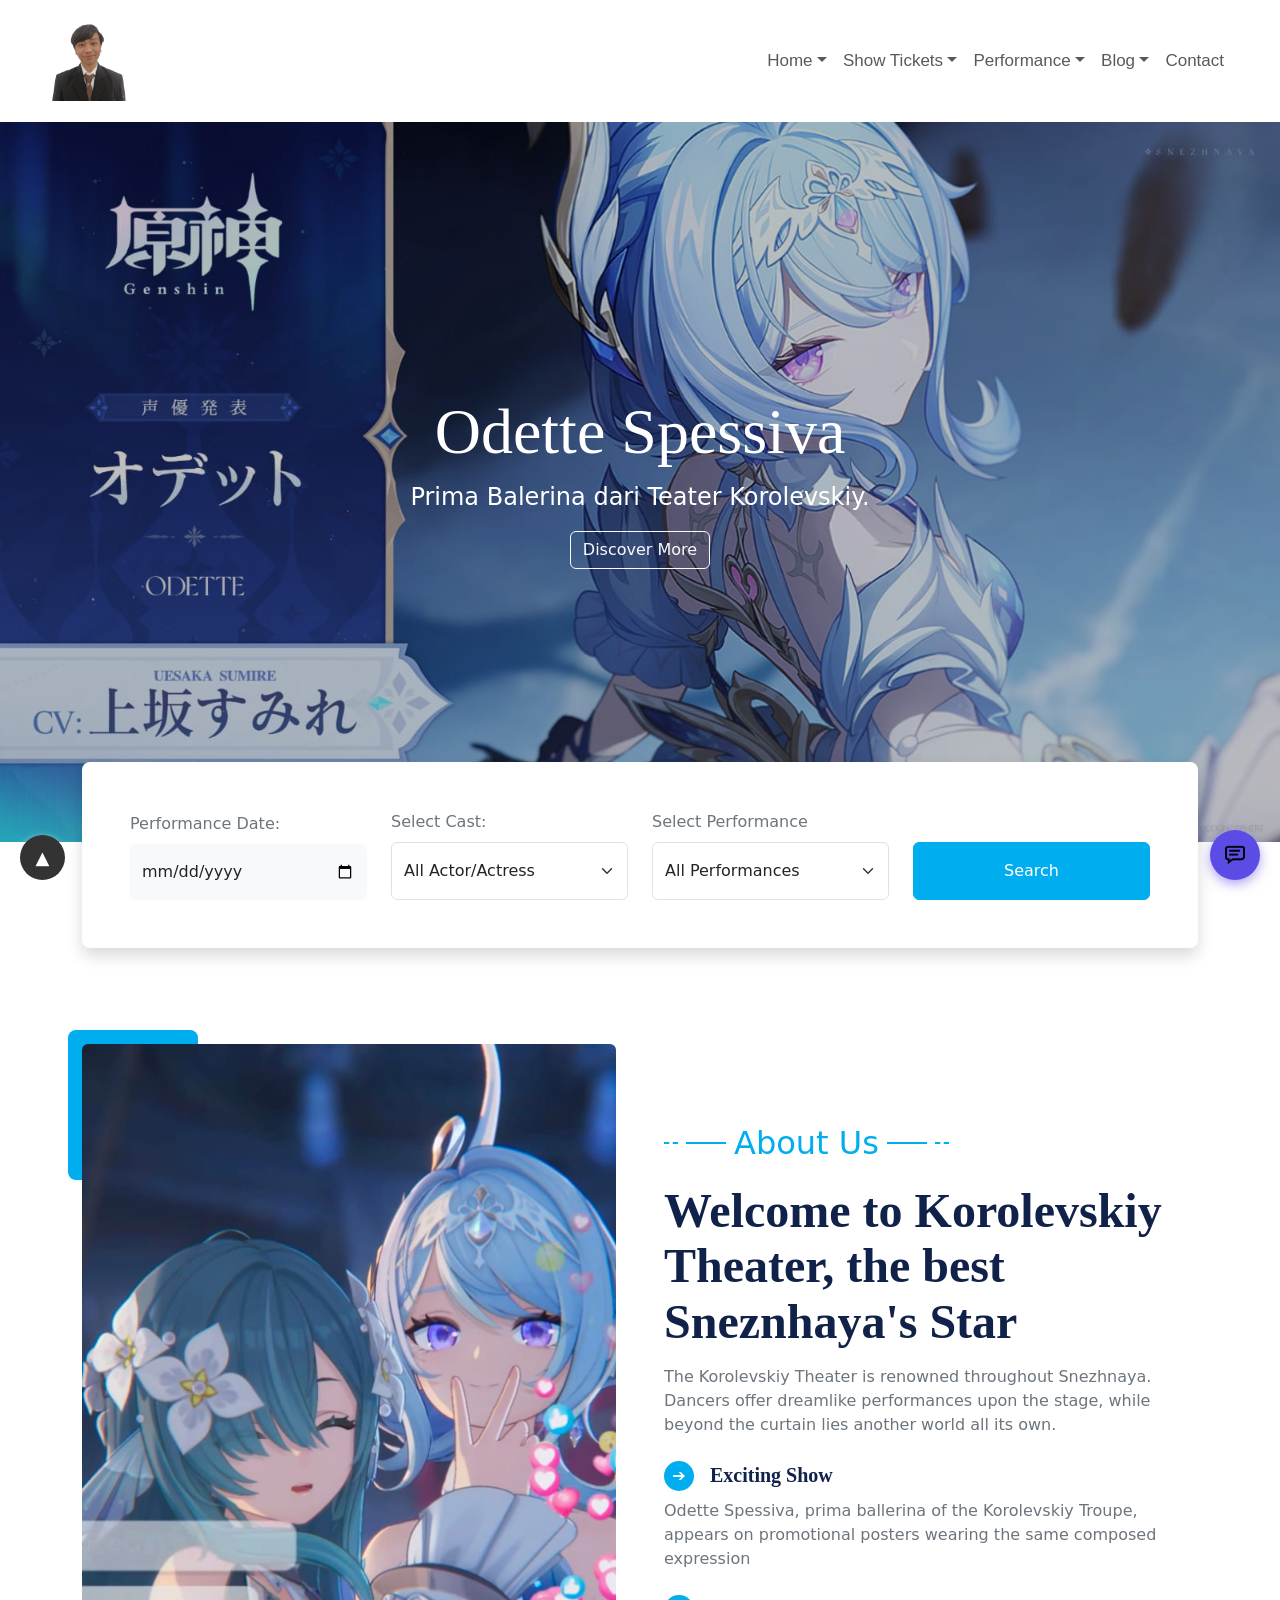
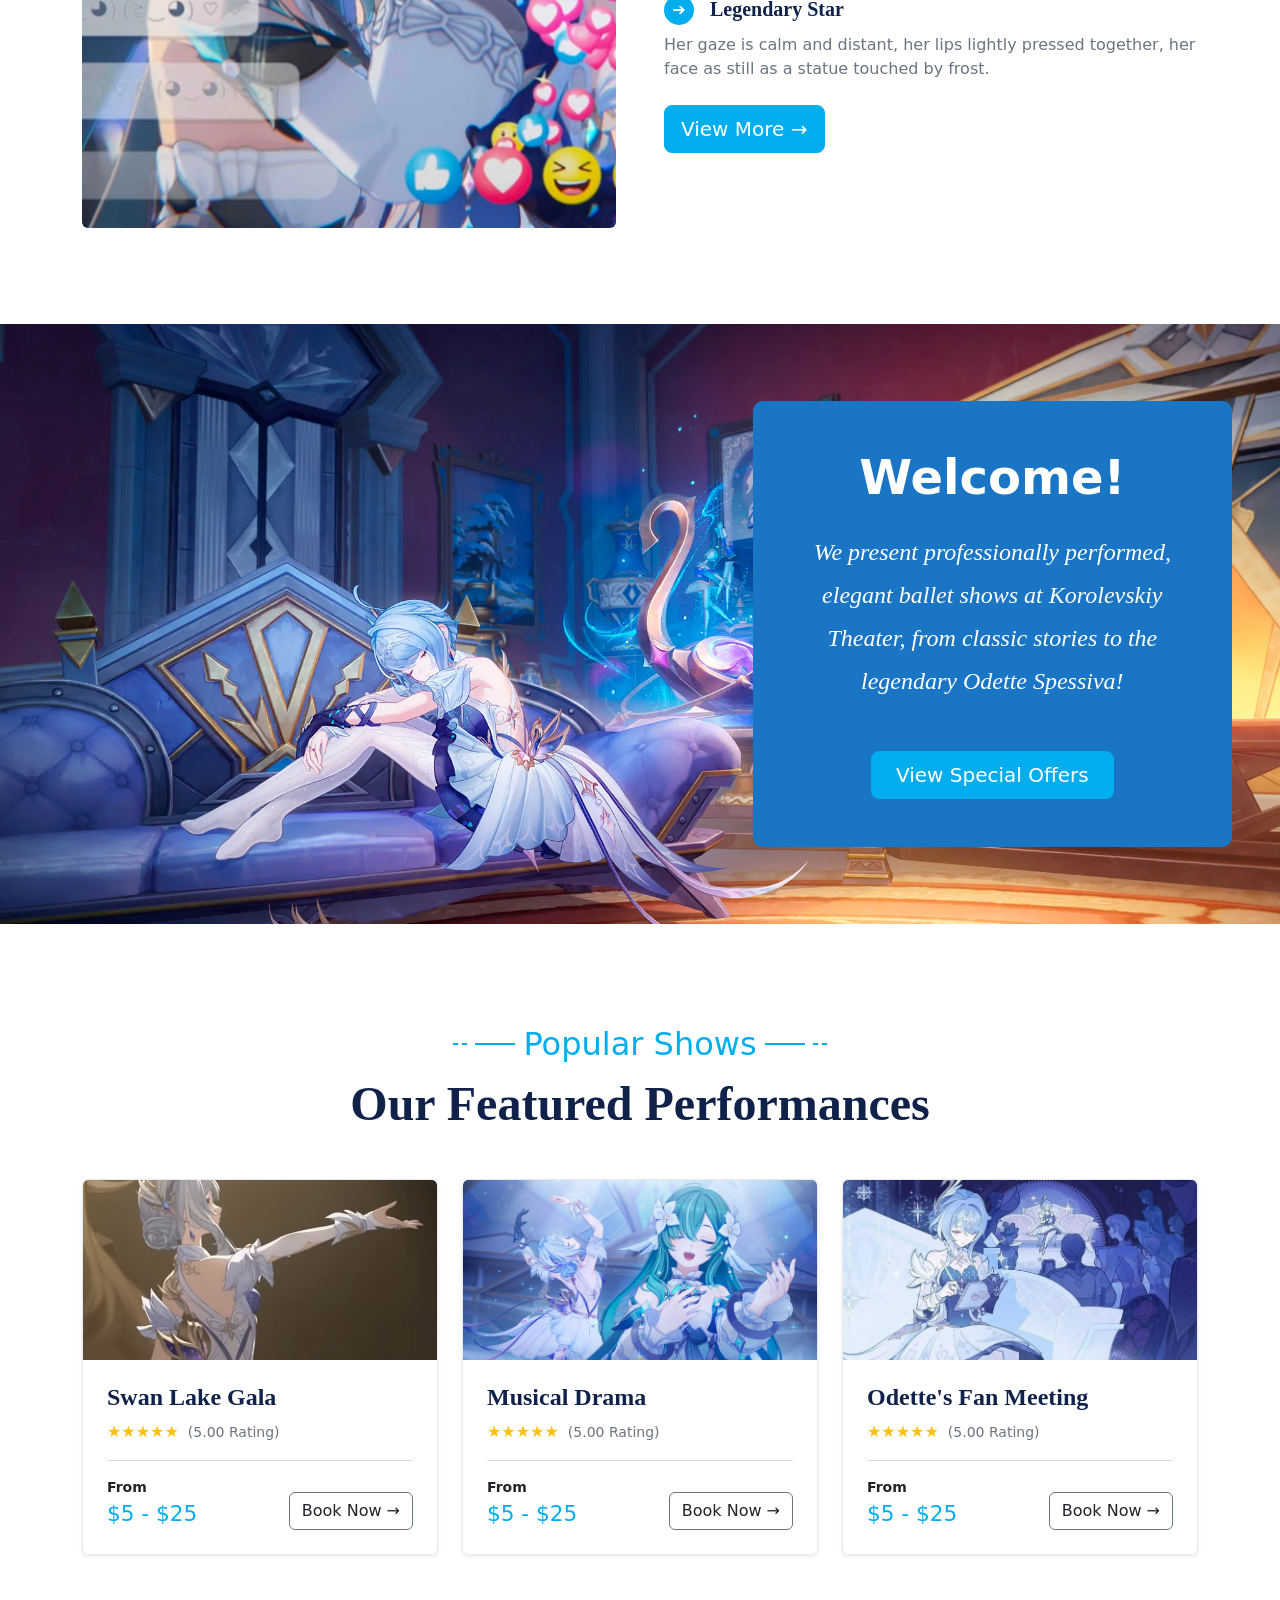
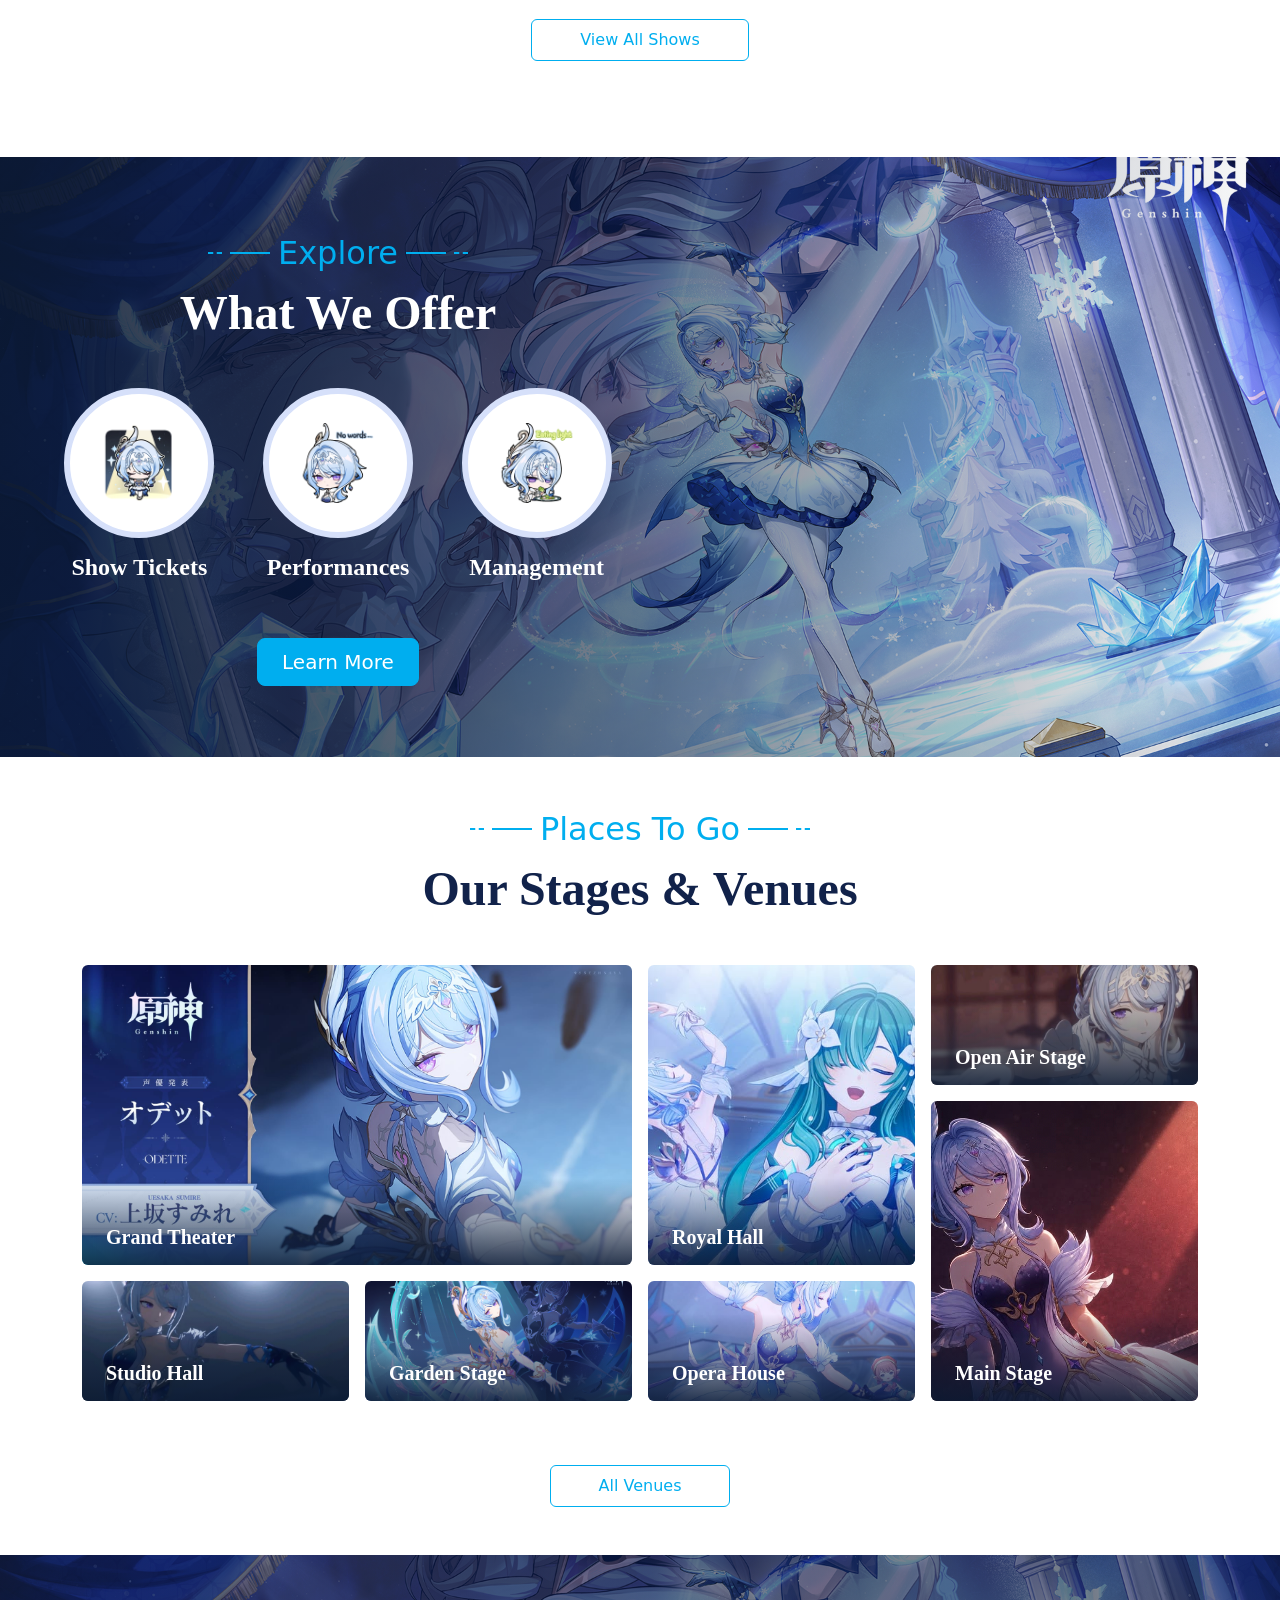
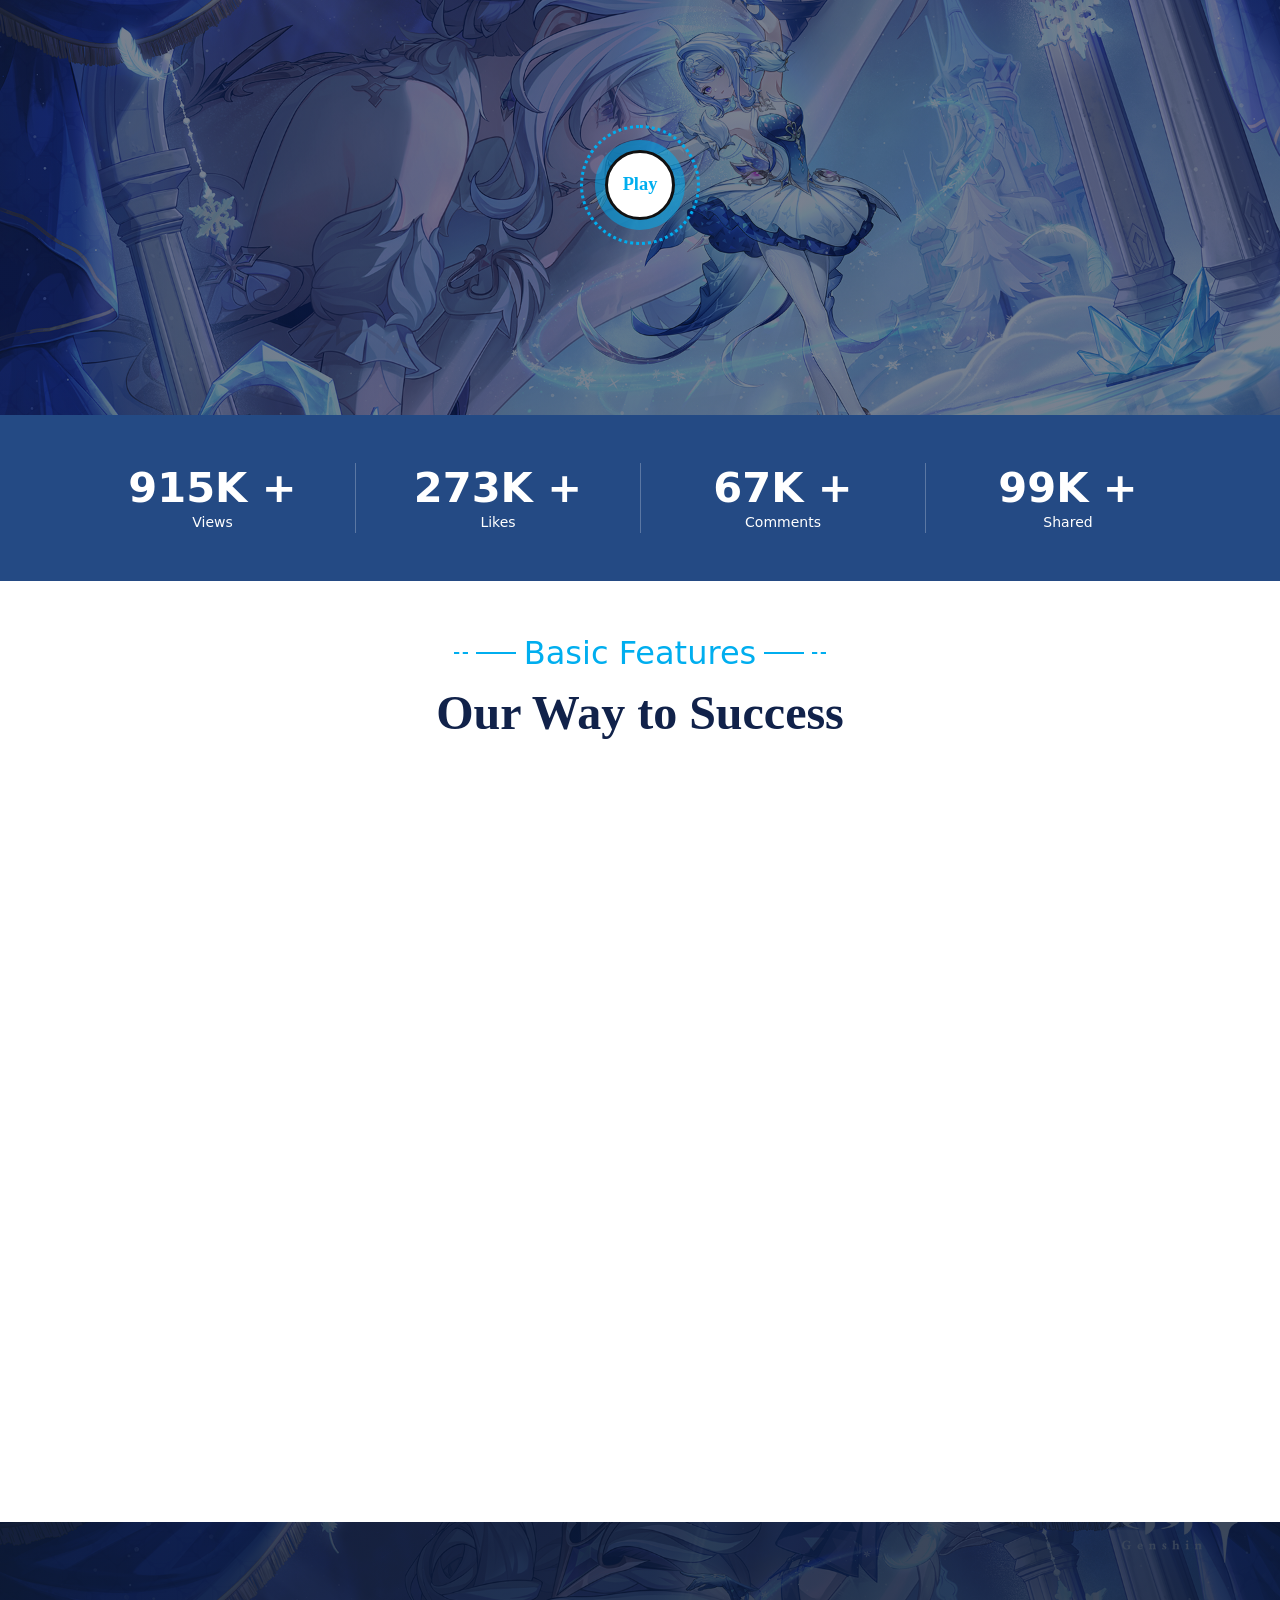
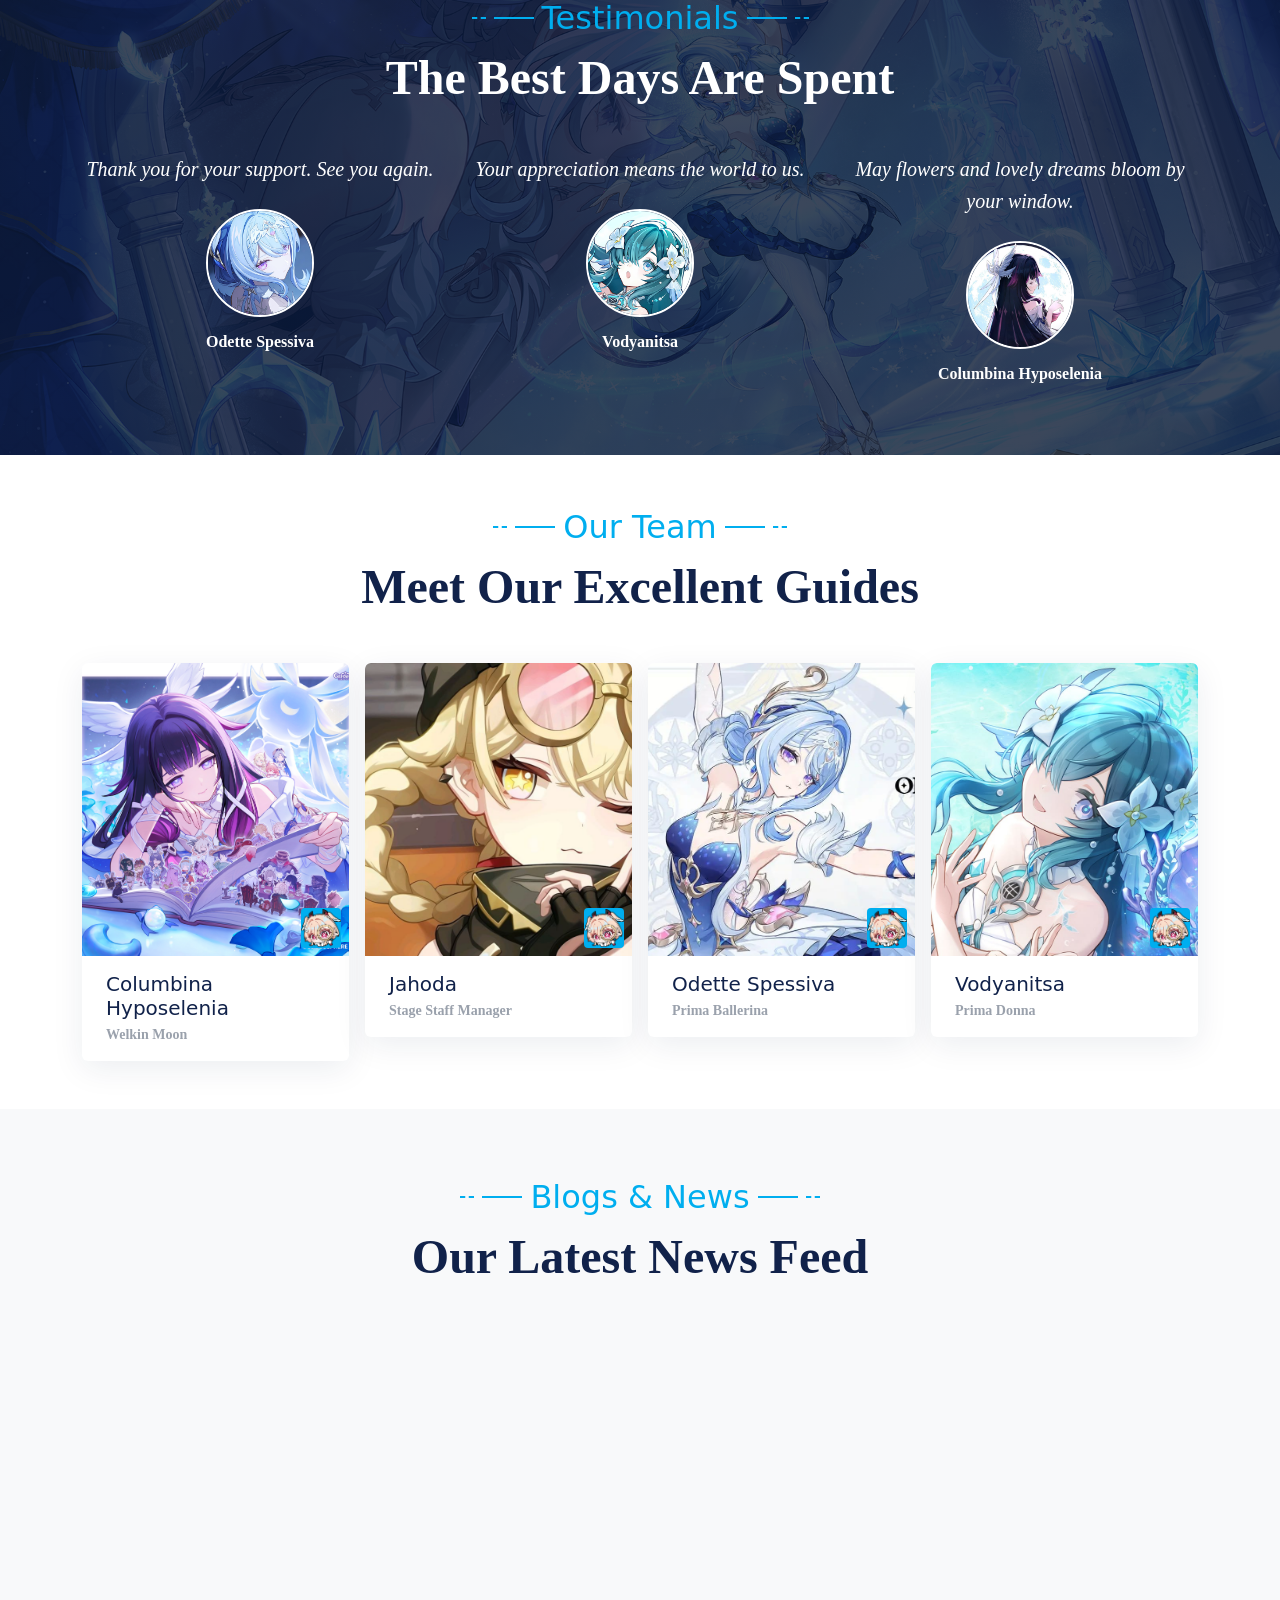
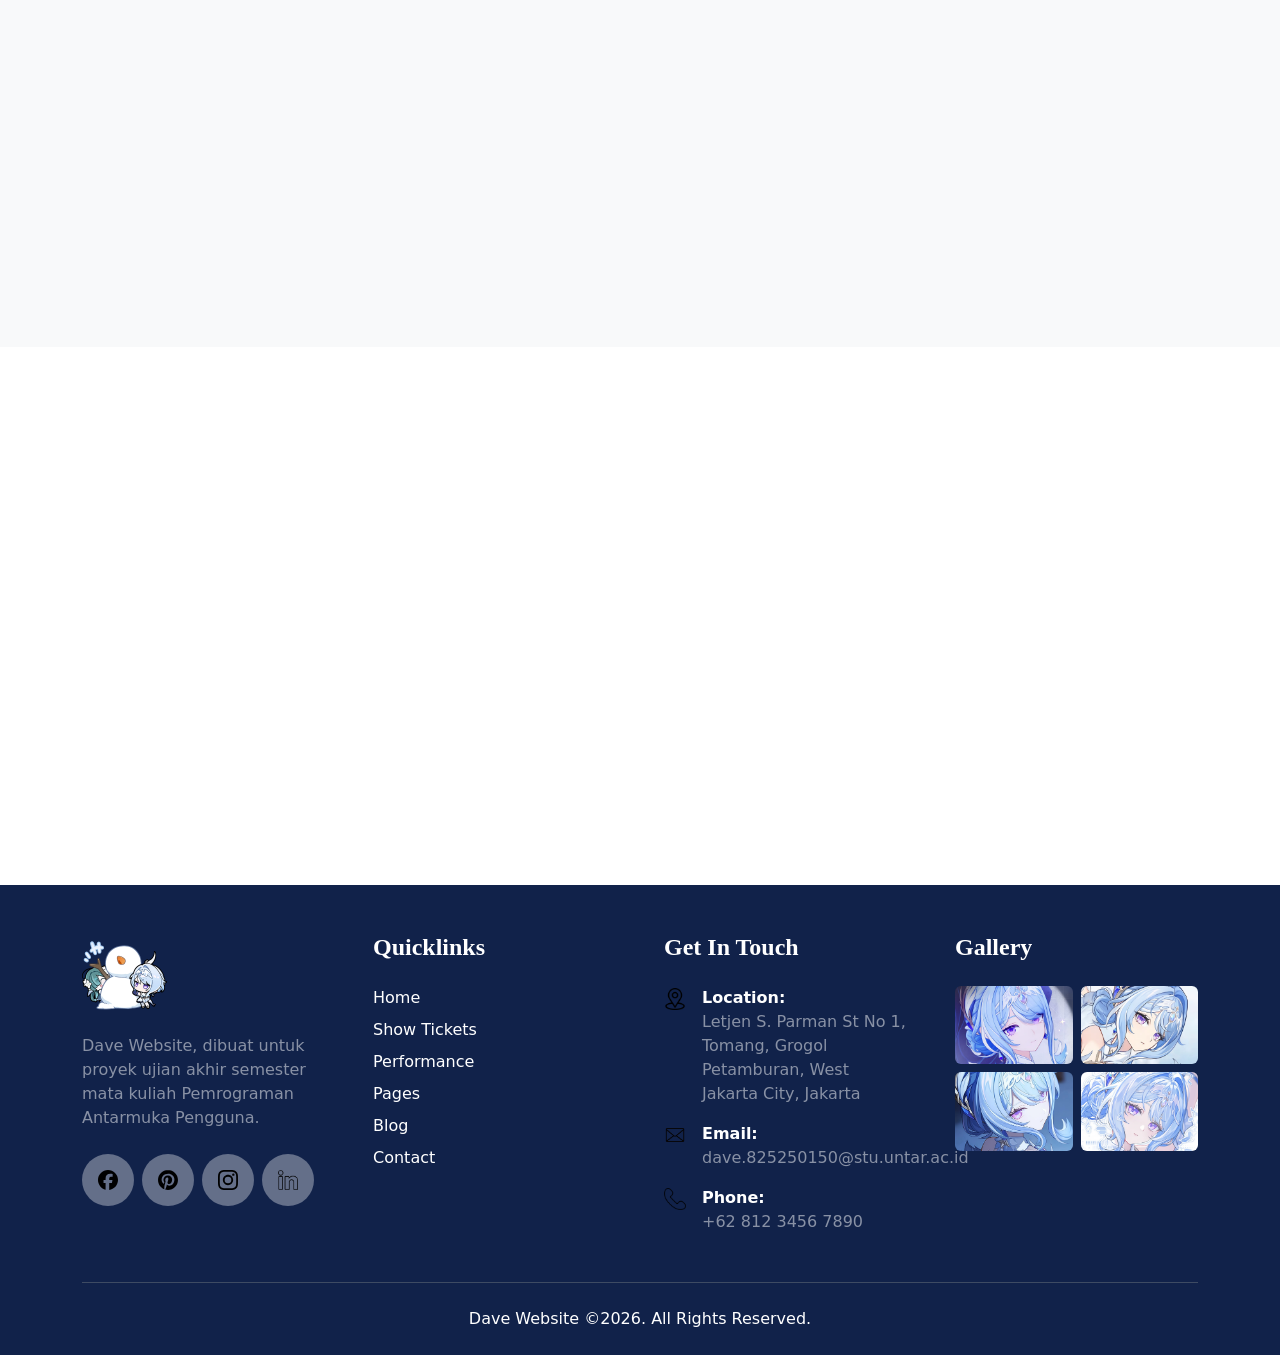
<file: index.html>
<!DOCTYPE html>
<html lang="en">
<head>
    <meta charset="UTF-8">
    <meta name="viewport" content="width=device-width, initial-scale=1.0">
    <title>Dave Website</title>
    <link href="images/OdetteSt2.ico" rel="shortcut icon">
    <link href="css/bootstrap.min.css" rel="stylesheet" type="text/css">
    <link href="style.css" rel="stylesheet" type="text/css">
    <link href="scroll.css" rel="stylesheet" type="text/css">
    <link href="chat.css" rel="stylesheet" type="text/css">
</head>
<body>
    
<nav class="navbar navbar-expand-lg bg-white py-3 sticky-top">
  <div class="container-fluid px-5">
    <a class="navbar-brand" href="index.html">
        <img src="images/daveprofile2.png" alt="Logo Dave Website" height="80">
    </a>
    <button class="navbar-toggler" type="button" data-bs-toggle="collapse" data-bs-target="#navbarNavDropdown" aria-controls="navbarNavDropdown" aria-expanded="false" aria-label="Toggle navigation">
      <span class="navbar-toggler-icon"></span>
    </button>
    <div class="collapse navbar-collapse" id="navbarNavDropdown">
      <ul class="navbar-nav ms-auto">
        <li class="nav-item dropdown">
          <a class="nav-link dropdown-toggle" href="#" role="button" data-bs-toggle="dropdown" aria-expanded="false">Home</a>
          <ul class="dropdown-menu">
            <li>
                <a class="dropdown-item" href="index.html">Home</a>
            </li>
            <li>
                <a class="dropdown-item" href="DaveHome2.html">Home Two</a>
            </li>
          </ul>
        </li>
        <li class="nav-item dropdown">
          <a class="nav-link dropdown-toggle" href="#" role="button" data-bs-toggle="dropdown" aria-expanded="false">Show Tickets</a>
          <ul class="dropdown-menu">
            <li>
                <a class="dropdown-item" href="OurShow.html">Our Show</a>
            </li>
          </ul>
        </li>
        <li class="nav-item dropdown">
          <a class="nav-link dropdown-toggle" href="#" role="button" data-bs-toggle="dropdown" aria-expanded="false">Performance</a>
          <ul class="dropdown-menu">
            <li>
                <a class="dropdown-item" href="PopularPerformance.html">Popular Performance</a>
            </li>
            <li>
                <a class="dropdown-item" href="PerformanceDetails.html">Performance Details</a>
            </li>
          </ul>
        </li>
        <li class="nav-item dropdown">
          <a class="nav-link dropdown-toggle" href="#" role="button" data-bs-toggle="dropdown" aria-expanded="false">Blog</a>
          <ul class="dropdown-menu">
            <li><a class="dropdown-item" href="Blog.html">Blog Grid</a></li>
          </ul>
        </li>
        <li class="nav-item">
          <a class="nav-link" href="Contact.html">Contact</a>
        </li>
      </ul>
    </div>
  </div>
</nav>


    <div id="sliderUtama" class="carousel slide" data-bs-ride="carousel"><!--bagian slider-->
        <div class="carousel-indicators">
            <button type="button" data-bs-target="#sliderUtama" data-bs-slide-to="0"
                    class="active" aria-current="true" aria-label="Slide 1"></button>
            <button type="button" data-bs-target="#sliderUtama" data-bs-slide-to="1"
                    aria-label="Slide 2"></button>
            <button type="button" data-bs-target="#sliderUtama" data-bs-slide-to="2"
                    aria-label="Slide 3"></button>
        </div>

        <div class="carousel-inner">
            <div class="carousel-item active" data-bs-interval="4000">
                <img src="images/Odette1.jpeg" class="d-block w-100" alt="Slide 1">
                <div class="position-absolute top-0 bottom-0 start-0 end-0 bg-black bg-opacity-25"></div>
                <div class="carousel-caption d-none d-md-flex flex-column justify-content-center align-item center top-0 bottom-0">
                    <h2 class="display-3 slide-from-bottom" style="font-family: Arial Georgia, 'Times New Roman', Times, serif;">Odette Spessiva</h2>
                    <p class="fs-4 slide-from-bottom delay-1">Prima Balerina dari Teater Korolevskiy.</p>
                    <a href="index.html" type="button" class="btn btn-outline-light align-self-center slide-from-bottom delay-2">Discover More</a>
                </div>
            </div>
            <div class="carousel-item" data-bs-interval="4000">
                <img src="images/Odette12.jpeg" class="d-block w-100" alt="Slide 2">
                <div class="position-absolute top-0 bottom-0 start-0 end-0 bg-black bg-opacity-25"></div>
                <div class="carousel-caption d-none d-md-flex flex-column justify-content-center align-item center top-0 bottom-0">
                    <h2 class="display-3" style="font-family: Arial Georgia, 'Times New Roman', Times, serif;">Odette Spessiva</h2>
                    <p class="fs-4">Sosok Penari yang Dingin nan Anggun.</p>
                    <a href="index.html" type="button" class="btn btn-outline-light align-self-center">Discover More</a>
                </div>
            </div>
            <div class="carousel-item" data-bs-interval="4000">
                <img src="images/Odette14.jpeg" class="d-block w-100" alt="Slide 3">
                <div class="position-absolute top-0 bottom-0 start-0 end-0 bg-black bg-opacity-25"></div>
                <div class="carousel-caption d-none d-md-flex flex-column justify-content-center align-item center top-0 bottom-0">
                    <h2 class="display-3" style="font-family: Arial Georgia, 'Times New Roman', Times, serif;">Odette Spessiva</h2>
                    <p class="fs-4">"Terima kasih atas dukungannya. Sampai Jumpa."</p>
                    <a href="index.html" type="button" class="btn btn-outline-light align-self-center">Discover More</a>
                </div>
            </div>
        </div>

        <button class="carousel-control-prev" type="button" data-bs-target="#sliderUtama" data-bs-slide="prev">
            <span class="carousel-control-prev-icon" aria-hidden="true"></span>
            <span class="visually-hidden">Previous</span>
        </button>
        <button class="carousel-control-next" type="button" data-bs-target="#sliderUtama" data-bs-slide="next">
            <span class="carousel-control-next-icon" aria-hidden="true"></span>
            <span class="visually-hidden">Next</span>
        </button>
    </div>


    <div class="search-section slide-from-right"><!--bagian form-->
      <div class="container">
        <div class="card border-0 shadow rounded-3 p-4 p-lg-5">
            <form class="row g-4 align-items-end">
                <div class="col-md-6 col-lg-3">
                    <label for="pickup" class="form-label text-secondary">Performance Date:</label>
                    <input type="date" id="pickup" class="form-control bg-light border-0 py-3">
                </div>
                <div class="col-md-6 col-lg-3">
                    <label for="make" class="form-label text-secondary">Select Cast:</label>
                    <select id="pickup" class="form-select py-3">
                        <option selected>All Actor/Actress</option>
                        <option>Odette Spessiva</option>
                        <option>Vodyanitsa</option>
                    </select>
                </div>
                <div class="col-md-6 col-lg-3">
                    <label for="make" class="form-label text-secondary">Select Performance</label>
                    <select id="pickup" class="form-select py-3">
                        <option selected>All Performances</option>
                        <option>Show</option>
                        <option>Limited Show</option>
                        <option>Fan Meeting</option>
                    </select>
                </div>
                <div class="col-md-6 col-lg-3">
                    <button type="submit" class="btn btn-about w-100 py-3">Search</button>
                </div>
            </form>
        </div>
      </div>
    </div>

    
    <div class="about-section py-5 my-5"><!--bagian abotu us-->
    <div class="container">
        <div class="row align-items-center g-5">
            <!--bagian foto-->
            <div class="col-lg-6">
                <div class="about-img-wrap slide-from-left">
                    <img src="images/Odette17.jpeg" class="img-fluid rounded w-100" alt="About Us">
                </div>
            </div>
            <!--bagian text-->
            <div class="col-lg-6">
                <div class="d-flex align-items-center gap-2 mb-3">
                    <span class="line-dash"></span>
                    <span class="line-solid"></span>
                    <span class="font-script about-label">About Us</span>
                    <span class="line-solid"></span>
                    <span class="line-dash"></span>
                </div>
                <h2 class="about-title fw-bold display-5 mb-3">
                    Welcome to Korolevskiy Theater, the best Sneznhaya's Star
                </h2>
                <p class="text-secondary mb-4">
                    The Korolevskiy Theater is renowned throughout Snezhnaya. 
                    Dancers offer dreamlike performances upon the stage, while beyond the curtain lies another world all its own.
                </p>
                <div class="d-flex align-items-center gap-3 mb-2">
                    <span class="arrow-circle">&#x2794;</span>
                    <h5 class="about-title fw-bold mb-0">Exciting Show</h5>
                </div>
                <p class="text-secondary mb-4">
                    Odette Spessiva, prima ballerina of the Korolevskiy Troupe, 
                    appears on promotional posters wearing the same composed expression
                </p>
                <div class="d-flex align-items-center gap-3 mb-2">
                    <span class="arrow-circle">&#x2794;</span>
                    <h5 class="about-title fw-bold mb-0">Legendary Star</h5>
                </div>
                <p class="text-secondary mb-4">
                    Her gaze is calm and distant, her lips lightly pressed together, her face as still as a statue touched by frost.
                </p>
                <a href="index.html" class="btn btn-about btn-lg">View More &rarr;</a>
            </div>

        </div>
    </div>
</div>


<div class="welcome-section d-flex align-items-center py-5"><!--bagian foto+welkam-->
    <div class="container-fluid px-lg-5">
        <div class="row">
            <div class="col-lg-6 offset-lg-6 col-xl-5 offset-xl-7">
                <div class="welcome-box text-white text-center p-4 p-md-5 slide-from-right">
                    <h2 class="fw-bold display-5 mb-4">Welcome!</h2>
                    <p class="welcome-text mb-5">
                        We present professionally performed, elegant ballet shows at Korolevskiy
                        Theater, from classic stories to the legendary Odette Spessiva!
                    </p>
                    <a href="OurShow.html" class="btn btn-about btn-lg px-4">View Special Offers</a>
                </div>
            </div>
        </div>
    </div>
</div>


<div class="py-5 my-5"><!--bagina show cards-->
    <div class="container">
        <div class="text-center mb-5">
            <div class="d-flex justify-content-center align-items-center gap-2 mb-2">
                <span class="line-dash"></span>
                <span class="line-solid"></span>
                <span class="font-script about-label">Popular Shows</span>
                <span class="line-solid"></span>
                <span class="line-dash"></span>
            </div>
            <h2 class="about-title fw-bold display-5">Our Featured Performances</h2>
        </div>

        <div class="row g-4">
            <div class="col-md-6 col-lg-4 slide-from-bottom">
                <div class="card show-card shadow-sm h-100">
                    <div class="show-img-wrap">
                    <img src="images/Odette27.jpeg" class="card-img-top" alt="Swan Lake Gala">
                    </div>
                    <div class="card-body p-4">
                        <h5 class="card-title about-title fw-bold fs-4 mb-2">Swan Lake Gala</h5>
                        <div class="mb-3">
                            <span class="text-warning">&#9733;&#9733;&#9733;&#9733;&#9733;</span>
                            <small class="text-secondary ms-1">(5.00 Rating)</small>
                        </div>
                        <hr class="text-secondary">
                        <div class="d-flex justify-content-between align-items-end gap-2">
                            <div>
                                <div class="fw-semibold small">From</div>
                                <div class="show-price">$5 - $25</div>
                            </div>
                            <a href="PerformanceDetails.html" class="btn btn-book d-inline-flex align-items-center gap-2">Book Now &rarr;</a>
                        </div>
                    </div>
                </div>
            </div>
            <div class="col-md-6 col-lg-4 slide-from-bottom">
                <div class="card show-card shadow-sm h-100">
                    <div class="show-img-wrap">
                    <img src="images/Odette2.jpeg" class="card-img-top" alt="Musical Drama">
                    </div>
                    <div class="card-body p-4">
                        <h5 class="card-title about-title fw-bold fs-4 mb-2">Musical Drama</h5>
                        <div class="mb-3">
                            <span class="text-warning">&#9733;&#9733;&#9733;&#9733;&#9733;</span>
                            <small class="text-secondary ms-1">(5.00 Rating)</small>
                        </div>
                        <hr class="text-secondary">
                        <div class="d-flex justify-content-between align-items-end gap-2">
                            <div>
                                <div class="fw-semibold small">From</div>
                                <div class="show-price">$5 - $25</div>
                            </div>
                            <a href="PerformanceDetails.html" class="btn btn-book d-inline-flex align-items-center gap-2">Book Now &rarr;</a>
                        </div>
                    </div>
                </div>
            </div>
            <div class="col-md-6 col-lg-4 slide-from-bottom">
                <div class="card show-card shadow-sm h-100">
                    <div class="show-img-wrap">
                    <img src="images/Odette25.jpeg" class="card-img-top" alt="Odette's Fan Meeting">
                    </div>
                    <div class="card-body p-4">
                        <h5 class="card-title about-title fw-bold fs-4 mb-2">Odette's Fan Meeting</h5>
                        <div class="mb-3">
                            <span class="text-warning">&#9733;&#9733;&#9733;&#9733;&#9733;</span>
                            <small class="text-secondary ms-1">(5.00 Rating)</small>
                        </div>
                        <hr class="text-secondary">
                        <div class="d-flex justify-content-between align-items-end gap-2">
                            <div>
                                <div class="fw-semibold small">From</div>
                                <div class="show-price">$5 - $25</div>
                            </div>
                            <a href="PerformanceDetails.html" class="btn btn-book d-inline-flex align-items-center gap-2">Book Now &rarr;</a>
                        </div>
                    </div>
                </div>
            </div>
        </div>

        <div class="text-center mt-5 pt-3">
            <a href="OurShow.html" class="btn btn-outline-about px-5 py-2">View All Shows</a>
        </div>
    </div>
</div>


<div class="offer-section d-flex align-items-center py-5"><!--bagian what we offer-->
    <div class="container-fluid px-lg-5">
        <div class="row">
            <div class="col-12 col-lg-6 text-center">
                <div class="d-flex justify-content-center align-items-center gap-2 mb-2">
                    <span class="line-dash"></span>
                    <span class="line-solid"></span>
                    <span class="font-script about-label">Explore</span>
                    <span class="line-solid"></span>
                    <span class="line-dash"></span>
                </div>
                <h2 class="about-title text-white fw-bold display-5 mb-5">What We Offer</h2>

                <div class="row row-cols-3 g-3 justify-content-center mb-5">
                    <div class="col slide-from-bottom ">
                        <div class="offer-circle">
                            <img src="images/OdetteSt2.png">
                        </div>
                        <h5 class="about-title text-white fw-bold fs-4 mt-3">Show Tickets</h5>
                    </div>
                    <div class="col slide-from-bottom delay-1">
                        <div class="offer-circle">
                            <img src="images/OdetteSt1.png">
                        </div>
                        <h5 class="about-title text-white fw-bold fs-4 mt-3">Performances</h5>
                    </div>
                    <div class="col slide-from-bottom delay-2">
                        <div class="offer-circle">
                            <img src="images/OdetteSt3.png">
                        </div>
                        <h5 class="about-title text-white fw-bold fs-4 mt-3">Management</h5>
                    </div>
                </div>

                <a href="OurShow.html" class="btn btn-about btn-lg px-4">Learn More</a>
            </div>
        </div>
    </div>
</div>



<div class="py-5"><!--bagian place2go-->
    <div class="container">
        <div class="text-center mb-5">
            <div class="d-flex justify-content-center align-items-center gap-2 mb-2">
                <span class="line-dash"></span>
                <span class="line-solid"></span>
                <span class="font-script about-label">Places To Go</span>
                <span class="line-solid"></span>
                <span class="line-dash"></span>
            </div>
            <h2 class="about-title fw-bold display-5">Our Stages &amp; Venues</h2>
        </div>

        <div class="row g-3">
            <!--kiri-->
            <div class="col-lg-6">
                <div class="row g-3">
                    <div class="col-12">
                    <div class="dest-card dest-tall rounded slide-from-left">
                        <img src="images/Odette1.jpeg" class="w-100 h-100 object-fit-cover" alt="Grand Theater">
                        <div class="dest-caption position-absolute bottom-0 start-0 w-100 px-4 pb-3 pt-5">
                            <h5 class="about-title text-white fw-bold fs-5 mb-0">Grand Theater</h5>
                        </div>
                    </div>
                    </div>
                    <div class="col-6">
                    <div class="dest-card dest-short rounded slide-from-left">
                        <img src="images/Odette30.jpeg" class="w-100 h-100 object-fit-cover" alt="Studio Hall">
                        <div class="dest-caption position-absolute bottom-0 start-0 w-100 px-4 pb-3 pt-5">
                            <h5 class="about-title text-white fw-bold fs-5 mb-0">Studio Hall</h5>
                        </div>
                    </div>
                    </div>
                    <div class="col-6">
                    <div class="dest-card dest-short rounded slide-from-bottom">
                        <img src="images/Odette14.jpeg" class="w-100 h-100 object-fit-cover" alt="Garden Stage">
                        <div class="dest-caption position-absolute bottom-0 start-0 w-100 px-4 pb-3 pt-5">
                            <h5 class="about-title text-white fw-bold fs-5 mb-0">Garden Stage</h5>
                        </div>
                    </div>
                    </div>
                </div>
            </div>
            <!--tengah-->
            <div class="col-6 col-lg-3">
                <div class="row g-3">
                    <div class="col-12">
                    <div class="dest-card dest-tall rounded slide-from-bottom">
                        <img src="images/Odette2.jpeg" class="w-100 h-100 object-fit-cover" alt="Royal Hall">
                        <div class="dest-caption position-absolute bottom-0 start-0 w-100 px-4 pb-3 pt-5">
                            <h5 class="about-title text-white fw-bold fs-5 mb-0">Royal Hall</h5>
                        </div>
                    </div>
                    </div>
                    <div class="col-12">
                    <div class="dest-card dest-short rounded slide-from-bottom delay-1">
                        <img src="images/Odette23.jpeg" class="w-100 h-100 object-fit-cover" alt="Opera House">
                        <div class="dest-caption position-absolute bottom-0 start-0 w-100 px-4 pb-3 pt-5">
                            <h5 class="about-title text-white fw-bold fs-5 mb-0">Opera House</h5>
                        </div>
                    </div>
                    </div>
                </div>
            </div>
            <!--kanan-->
            <div class="col-6 col-lg-3">
                <div class="row g-3">
                    <div class="col-12">
                    <div class="dest-card dest-short rounded slide-from-right">
                        <img src="images/Odette29.jpeg" class="w-100 h-100 object-fit-cover" alt="Open Air Stage">
                        <div class="dest-caption position-absolute bottom-0 start-0 w-100 px-4 pb-3 pt-5">
                            <h5 class="about-title text-white fw-bold fs-5 mb-0">Open Air Stage</h5>
                        </div>
                    </div>
                    </div>
                    <div class="col-12">
                    <div class="dest-card dest-tall rounded slide-from-right delay-1">
                        <img src="images/Odette9.jpeg" class="w-100 h-100 object-fit-cover" alt="Main Stage">
                        <div class="dest-caption position-absolute bottom-0 start-0 w-100 px-4 pb-3 pt-5">
                            <h5 class="about-title text-white fw-bold fs-5 mb-0">Main Stage</h5>
                        </div>
                    </div>
                    </div>
                </div>
            </div>
        </div>

        <div class="text-center mt-5 pt-3">
            <a href="OurShow.html" class="btn btn-outline-about px-5 py-2">All Venues</a>
        </div>
    </div>
</div>


<div class="video-section d-flex align-items-center justify-content-center"><!--bagian video sama statistik-->
    <div class="play-wrap slide-from-bottom">
        <a href="#popup" class="play-btn about-title">Play</a>
    </div>
</div>
<div class="stats-section py-5"><!--yang ini statistik-->
    <div class="container">
        <div class="row row-cols-2 row-cols-md-4 g-4 text-center">
            <div class="col stat-item slide-from-bottom ">
                <div class="stat-number text-white fw-bolder">915K +</div>
                <div class="text-white small">Views</div>
            </div>
            <div class="col stat-item slide-from-bottom delay-1">
                <div class="stat-number text-white fw-bolder">273K +</div>
                <div class="text-white small">Likes</div>
            </div>
            <div class="col stat-item slide-from-bottom delay-2">
                <div class="stat-number text-white fw-bolder">67K +</div>
                <div class="text-white small">Comments</div>
            </div>
            <div class="col stat-item slide-from-bottom delay-3">
                <div class="stat-number text-white fw-bolder">99K +</div>
                <div class="text-white small">Shared</div>
            </div>
        </div>
    </div>
</div>


<div class="py-5"><!--bagian besik fitur-->
    <div class="container">
        <div class="text-center mb-5">
            <div class="d-flex justify-content-center align-items-center gap-2 mb-2">
                <span class="line-dash"></span>
                <span class="line-solid"></span>
                <span class="font-script about-label">Basic Features</span>
                <span class="line-solid"></span>
                <span class="line-dash"></span>
            </div>
            <h2 class="about-title fw-bold display-5">Our Way to Success</h2>
        </div>

        <div class="row row-cols-1 row-cols-md-2 row-cols-lg-3 g-4">
            <div class="col slide-from-left">
                <div class="card feature-card h-100">
                    <div class="card-body p-4">
                        <div class="card-image">
                            <img src="images/NahidaSt1.png">
                        </div>
                        <h5 class="about-title fw-bold fs-4 mt-3 mb-3">Ticket Guide</h5>
                        <p class="text-secondary small lh-lg mb-0">
                            A ballet outfit of exceptional make, inspired by the snow swans, 
                            that has served as the diligent ballerina's faithful companion across countless long nights. 
                            The gems that adorn it glisten with a quiet elegance beneath the stage lights, just like the shimmering dancer herself.
                        </p>
                    </div>
                </div>
            </div>
            <div class="col slide-from-bottom">
                <div class="card feature-card h-100">
                    <div class="card-body p-4">
                        <div class="card-image">
                            <img src="images/VesnaSt1.png">
                        </div>
                        <h5 class="about-title fw-bold fs-4 mt-3 mb-3">Live Streaming</h5>
                        <p class="text-secondary small lh-lg mb-0">
                            That cold reserve only makes the fervor of her admirers more striking. Their devotion is not difficult to understand.
                        </p>
                    </div>
                </div>
            </div>
            <div class="col slide-from-right">
                <div class="card feature-card h-100">
                    <div class="card-body p-4">
                        <div class="card-image">
                            <img src="images/LinneaSt2.png">
                        </div>
                        <h5 class="about-title fw-bold fs-4 mt-3 mb-3">Stage Service</h5>
                        <p class="text-secondary small lh-lg mb-0">
                            Odette possesses an impeccable physique, and her performances combine a cutting austerity with tremendous dramatic tension.
                        </p>
                    </div>
                </div>
            </div>
            <div class="col slide-from-left delay-1">
                <div class="card feature-card h-100">
                    <div class="card-body p-4">
                        <div class="card-image">
                            <img src="images/ColumbinaSt3.png">
                        </div>
                        <h5 class="about-title fw-bold fs-4 mt-3 mb-3">Free Snacks</h5>
                        <p class="text-secondary small lh-lg mb-0">
                            Every step and every lift of her hand carries the precision of a finely cut gemstone, 
                            each movement catching the light with a brilliance that holds the eye.
                        </p>
                    </div>
                </div>
            </div>
            <div class="col slide-from-bottom delay-1">
                <div class="card feature-card h-100">
                    <div class="card-body p-4">
                        <div class="card-image">
                            <img src="images/JahodaSt1.png">
                        </div>
                        <h5 class="about-title fw-bold fs-4 mt-3 mb-3">Event Planning</h5>
                        <p class="text-secondary small lh-lg mb-0">
                            Whatever the night demands of her, Odette is back at the theatre on time the following morning
                        </p>
                    </div>
                </div>
            </div>
            <div class="col slide-from-right delay-1">
                <div class="card feature-card h-100">
                    <div class="card-body p-4">
                        <div class="card-image">
                            <img src="images/FurinaSt1.png">
                        </div>
                        <h5 class="about-title fw-bold fs-4 mt-3 mb-3">Global Audience</h5>
                        <p class="text-secondary small lh-lg mb-0">
                            As dawn brightens and the rest of the troupe begins to file in, they often pause at the sight of her.
                        </p>
                    </div>
                </div>
            </div>
        </div>
    </div>
</div>


<div class="testi-section py-5"><!--bagian testi-->
    <div class="container py-4">
        <div class="text-center mb-5">
            <div class="d-flex justify-content-center align-items-center gap-2 mb-2">
                <span class="line-dash"></span>
                <span class="line-solid"></span>
                <span class="font-script about-label">Testimonials</span>
                <span class="line-solid"></span>
                <span class="line-dash"></span>
            </div>
            <h2 class="about-title text-white fw-bold display-5">The Best Days Are Spent</h2>
        </div>

        <div id="sliderTesti" class="carousel slide" data-bs-ride="carousel" data-bs-interval="4000">
            <div class="carousel-inner slide-from-bottom">
            <div class="carousel-item active">
                <div class="row row-cols-1 row-cols-md-3 g-4 text-center">
                        <div class="col">
                            <p class="testi-text text-white fs-5 mb-4">
                                Thank you for your support. See you again.
                            </p>
                            <img src="images/Odette19.jpeg" class="testi-img rounded-circle object-fit-cover" alt="Odette Spessiva">
                            <h6 class="about-title text-white fw-bold mt-3 mb-0">Odette Spessiva</h6>
                        </div>
                        <div class="col">
                            <p class="testi-text text-white fs-5 mb-4">
                                Your appreciation means the world to us.
                            </p>
                            <img src="images/Vodyanitsa1.jpeg" class="testi-img rounded-circle object-fit-cover" alt="Vodyanitsa">
                            <h6 class="about-title text-white fw-bold mt-3 mb-0">Vodyanitsa</h6>
                        </div>
                        <div class="col">
                            <p class="testi-text text-white fs-5 mb-4">
                                May flowers and lovely dreams bloom by your window.
                            </p>
                            <img src="images/Columbina2.jpeg" class="testi-img rounded-circle object-fit-cover" alt="Columbina Hyposelenia">
                            <h6 class="about-title text-white fw-bold mt-3 mb-0">Columbina Hyposelenia</h6>
                        </div>
                </div>
            </div>
            <div class="carousel-item">
                <div class="row row-cols-1 row-cols-md-3 g-4 text-center">
                        <div class="col">
                            <p class="testi-text text-white fs-5 mb-4">
                                Thank you for your support. See you again.
                            </p>
                            <img src="images/Odette19.jpeg" class="testi-img rounded-circle object-fit-cover" alt="Odette Spessiva">
                            <h6 class="about-title text-white fw-bold mt-3 mb-0">Odette Spessiva</h6>
                        </div>
                        <div class="col">
                            <p class="testi-text text-white fs-5 mb-4">
                                Your appreciation means the world to us.
                            </p>
                            <img src="images/Vodyanitsa1.jpeg" class="testi-img rounded-circle object-fit-cover" alt="Vodyanitsa">
                            <h6 class="about-title text-white fw-bold mt-3 mb-0">Vodyanitsa</h6>
                        </div>
                        <div class="col">
                            <p class="testi-text text-white fs-5 mb-4">
                                May flowers and lovely dreams bloom by your window.
                            </p>
                            <img src="images/Columbina2.jpeg" class="testi-img rounded-circle object-fit-cover" alt="Columbina Hyposelenia">
                            <h6 class="about-title text-white fw-bold mt-3 mb-0">Columbina Hyposelenia</h6>
                        </div>
                </div>
            </div>
            </div>
        </div>
    </div>
</div>


<div class="py-5"><!--bagian team-->
    <div class="container">
        <div class="text-center mb-5">
            <div class="d-flex justify-content-center align-items-center gap-2 mb-2">
                <span class="line-dash"></span>
                <span class="line-solid"></span>
                <span class="font-script about-label">Our Team</span>
                <span class="line-solid"></span>
                <span class="line-dash"></span>
            </div>
            <h2 class="about-title fw-bold display-5">Meet Our Excellent Guides</h2>
        </div>

        <div class="row row-cols-1 row-cols-sm-2 row-cols-lg-4 g-3">
            <div class="col">
                <div class="card team-card border-0 slide-from-right">
                    <div class="team-img-wrap position-relative">
                        <img src="images/Columbina1.jpeg" class="card-img-top w-100 object-fit-cover" alt="Columbina Hyposelenia">
                        <a href="#" class="team-share position-absolute bottom-0 end-0 m-2 d-flex align-items-center justify-content-center" aria-label="Share Columbina Hyposelenia">
                            <img src="images/LinneaSt1.png">
                        </a>
                    </div>
                    <div class="card-body px-4 py-3">
                        <h5 class="team-name fs-5 mb-1">Columbina Hyposelenia</h5>
                        <p class="team-role small fw-semibold mb-0">Welkin Moon</p>
                    </div>
                </div>
            </div>
            <div class="col">
                <div class="card team-card border-0 slide-from-right delay-1">
                    <div class="team-img-wrap position-relative">
                        <img src="images/Jahoda1.png" class="card-img-top w-100 object-fit-cover" alt="Jahoda">
                        <a href="#" class="team-share position-absolute bottom-0 end-0 m-2 d-flex align-items-center justify-content-center" aria-label="Share Jahoda">
                            <img src="images/LinneaSt1.png">
                        </a>
                    </div>
                    <div class="card-body px-4 py-3">
                        <h5 class="team-name fs-5 mb-1">Jahoda</h5>
                        <p class="team-role small fw-semibold mb-0">Stage Staff Manager</p>
                    </div>
                </div>
            </div>
            <div class="col">
                <div class="card team-card border-0 slide-from-right delay-2">
                    <div class="team-img-wrap position-relative">
                        <img src="images/Odette15.jpeg" class="card-img-top w-100 object-fit-cover" alt="Odette Spessiva">
                        <a href="#" class="team-share position-absolute bottom-0 end-0 m-2 d-flex align-items-center justify-content-center" aria-label="Share Odette Spessiva">
                            <img src="images/LinneaSt1.png">
                        </a>
                    </div>
                    <div class="card-body px-4 py-3">
                        <h5 class="team-name fs-5 mb-1">Odette Spessiva</h5>
                        <p class="team-role small fw-semibold mb-0">Prima Ballerina</p>
                    </div>
                </div>
            </div>
            <div class="col">
                <div class="card team-card border-0 slide-from-right delay-3">
                    <div class="team-img-wrap position-relative">
                        <img src="images/Vodyanitsa2.jpeg" class="card-img-top w-100 object-fit-cover" alt="Vodyanitsa">
                        <a href="#" class="team-share position-absolute bottom-0 end-0 m-2 d-flex align-items-center justify-content-center" aria-label="Share Vodyanitsa">
                            <img src="images/LinneaSt1.png">
                        </a>
                    </div>
                    <div class="card-body px-4 py-3">
                        <h5 class="team-name fs-5 mb-1">Vodyanitsa</h5>
                        <p class="team-role small fw-semibold mb-0">Prima Donna</p>
                    </div>
                </div>
            </div>
        </div>
    </div>
</div>


<div class="bg-light py-5"><!--bagian blog news-->
    <div class="container py-3">
        <div class="text-center mb-5">
            <div class="d-flex justify-content-center align-items-center gap-2 mb-2">
                <span class="line-dash"></span>
                <span class="line-solid"></span>
                <span class="font-script about-label">Blogs &amp; News</span>
                <span class="line-solid"></span>
                <span class="line-dash"></span>
            </div>
            <h2 class="about-title fw-bold display-5">Our Latest News Feed</h2>
        </div>

        <div class="row g-4">
            <!--berita gede-->
            <div class="col-lg-6 slide-from-bottom">
                <a href="Blog.html" class="blog-big d-block position-relative overflow-hidden rounded h-100 text-decoration-none">
                    <img src="images/Odette13.jpeg" class="position-absolute top-0 start-0 w-100 h-100 object-fit-cover" alt="Top Gorgeous Shows In The History Of Ballet">
                    <div class="blog-big-caption position-absolute bottom-0 start-0 w-100 p-4 pt-5">
                        <div class="text-white fw-semibold mb-2">Ballet Trip</div>
                        <h3 class="blog-big-title about-title fw-bold mb-0">Top Gorgeous Shows In The History Of The Ballet Stage</h3>
                    </div>
                </a>
            </div>

            <!--4 berita mini-->
            <div class="col-lg-6">
                <div class="row row-cols-1 row-cols-sm-2 g-3">
                    <div class="col slide-from-left delay-1">
                        <a href="Blog.html" class="card blog-card h-100 text-decoration-none">
                            <div class="blog-img-wrap position-relative overflow-hidden">
                                <img src="images/Linnea1.jpeg" class="card-img-top w-100 object-fit-cover" alt="Explorer theater unveils exciting itinerary for the new season">
                                <span class="blog-tag position-absolute top-0 start-0 px-3 py-1 small fw-semibold">Dave</span>
                            </div>
                            <div class="card-body p-3">
                                <div class="blog-kategori text-uppercase mb-1">Uncategorized</div>
                                <h6 class="blog-title about-title fw-bold mb-0">Explorer theater unveils exciting itinerary for the new season</h6>
                            </div>
                        </a>
                    </div>
                    <div class="col slide-from-left delay-2">
                        <a href="Blog.html" class="card blog-card h-100 text-decoration-none">
                            <div class="blog-img-wrap position-relative overflow-hidden">
                                <img src="images/Nahida1.jpeg" class="card-img-top w-100 object-fit-cover" alt="Enjoy the view of the stage from a private box seat">
                                <span class="blog-tag position-absolute top-0 start-0 px-3 py-1 small fw-semibold">Dave</span>
                            </div>
                            <div class="card-body p-3">
                                <div class="blog-kategori text-uppercase mb-1">Uncategorized</div>
                                <h6 class="blog-title about-title fw-bold mb-0">Enjoy the view of the stage from a private box seat</h6>
                            </div>
                        </a>
                    </div>
                    <div class="col slide-from-right delay-1">
                        <a href="Blog.html" class="card blog-card h-100 text-decoration-none">
                            <div class="blog-img-wrap blog-green position-relative overflow-hidden">
                                <img src="images/Odette29.jpeg" class="card-img-top w-100 object-fit-cover" alt="Royal hall announce new ticket tax for the season">
                                <span class="blog-tag position-absolute top-0 start-0 px-3 py-1 small fw-semibold">Dave</span>
                            </div>
                            <div class="card-body p-3">
                                <div class="blog-kategori text-uppercase mb-1">Uncategorized</div>
                                <h6 class="blog-title about-title fw-bold mb-0">Royal hall announce new ticket tax for the season</h6>
                            </div>
                        </a>
                    </div>
                    <div class="col slide-from-right delay-2">
                        <a href="Blog.html" class="card blog-card h-100 text-decoration-none">
                            <div class="blog-img-wrap blog-green position-relative overflow-hidden">
                                <img src="images/Odette28.jpeg" class="card-img-top w-100 object-fit-cover" alt="Grand show set to join the theater fleet of stages">
                                <span class="blog-tag position-absolute top-0 start-0 px-3 py-1 small fw-semibold">Dave</span>
                            </div>
                            <div class="card-body p-3">
                                <div class="blog-kategori text-uppercase mb-1">Uncategorized</div>
                                <h6 class="blog-title about-title fw-bold mb-0">Grand show set to join the theater fleet of stages</h6>
                            </div>
                        </a>
                    </div>
                </div>
            </div>
        </div>
    </div>
</div>


<div class="py-5 my-5"><!--bagian interested-->
    <div class="container">
        <div class="row justify-content-center text-center">
            <div class="col-lg-7 slide-from-bottom">
                <h2 class="about-title fw-bold display-5 lh-sm mb-4">Interested in Seeing Our Theater Performance?</h2>
                <p class="text-secondary lh-lg mb-5">
                    The Korolevskiy Theater is renowned throughout Snezhnaya. 
                    Dancers offer dreamlike performances upon the stage, while beyond the curtain lies another world all its own.
                </p>
                <a href="Contact.html" class="btn btn-outline-about px-5 py-3">Contact Manager</a>
            </div>
        </div>
    </div>
</div>



<footer class="footer-section text-white pt-5"><!--bagian futer-->
    <div class="container">
        <div class="row g-5 pb-5">
            <div class="col-md-6 col-lg-3">
                <a href="index.html">
                    <img src="images/OdetteSt4.png" alt="Logo" height="85" class="mb-3">
                </a>
                <p class="text-white-50">
                    Dave Website, dibuat untuk proyek ujian akhir semester mata kuliah Pemrograman Antarmuka Pengguna.
                </p>
                <div class="d-flex gap-2 mt-4">
                    <a href="https://www.facebook.com/share/1CNj1k6yVW/" class="social-circle" aria-label="Facebook">
                        <img src="images/facebook.svg" width="20" alt="Facebook">
                    </a>
                    <a href="https://pin.it/5jrilwgu8" class="social-circle" aria-label="Pinterest">
                        <img src="images/pinterest.svg" width="20" alt="Pinterest">
                    </a>
                    <a href="https://www.instagram.com/dddavejoseph?bqrl=MW54N2h1cTBpM3B1bQ==" class="social-circle" aria-label="Instagram">
                        <img src="images/instagram.svg" width="20" alt="Instagram">
                    </a>
                    <a href="#" class="social-circle" aria-label="LinkedIn">
                        <img src="images/linkedin.png" width="20" alt="LinkedIn">
                    </a>
                </div>
            </div>
            <div class="col-md-6 col-lg-3">
                <h4 class="footer-title mb-4">Quicklinks</h4>
                <ul class="list-unstyled d-flex flex-column gap-2">
                    <li>
                        <a href="index.html" class="footer-link">Home</a>
                    </li>
                    <li>
                        <a href="OurShow.html" class="footer-link">Show Tickets</a>
                    </li>
                    <li>
                        <a href="PopularPerformance.html" class="footer-link">Performance</a>
                    </li>
                    <li>
                        <a href="#sliderUtama" class="footer-link">Pages</a>
                    </li>
                    <li>
                        <a href="Blog.html" class="footer-link">Blog</a>
                    </li>
                    <li>
                        <a href="Contact.html" class="footer-link">Contact</a>
                    </li>
                </ul>
            </div>
            <div class="col-md-6 col-lg-3">
                <h4 class="footer-title mb-4">Get In Touch</h4>

                <div class="d-flex gap-3 mb-3">
                    <div class="icon-footer">
                        <img src="images/location2.png">
                    </div>
                    <div>
                        <strong>Location:</strong>
                        <div class="text-white-50">Letjen S. Parman St No 1, Tomang, Grogol Petamburan, West Jakarta City, Jakarta</div>
                    </div>
                </div>

                <div class="d-flex gap-3 mb-3">
                    <div class="icon-footer">
                        <img src="images/email.png">
                    </div>
                    <div>
                        <strong>Email:</strong>
                        <div class="text-white-50">dave.825250150@stu.untar.ac.id</div>
                    </div>
                </div>

                <div class="d-flex gap-3">
                    <div class="icon-footer">
                        <img src="images/phone.png">
                    </div>
                    <div>
                        <strong>Phone:</strong>
                        <div class="text-white-50">+62 812 3456 7890</div>
                    </div>
                </div>
            </div>
            <div class="col-md-6 col-lg-3"><!--galeri-->
                <h4 class="footer-title mb-4">Gallery</h4>
                <div class="row g-2">
                    <div class="col-6">
                        <img src="images/Odette16.jfif" class="img-fluid rounded gallery-img" alt="Callery 1">
                    </div>
                    <div class="col-6">
                        <img src="images/Odette18.jpeg" class="img-fluid rounded gallery-img" alt="Callery 2">
                    </div>
                    <div class="col-6">
                        <img src="images/Odette19.jpeg" class="img-fluid rounded gallery-img" alt="Callery 3">
                    </div>
                    <div class="col-6">
                        <img src="images/Odette21.jpeg" class="img-fluid rounded gallery-img" alt="Callery 4">
                    </div>
                </div>
            </div>
        </div>
        <hr class="border-secondary opacity-50 m-0">
            <p class="text-center py-4 mb-0">
                Dave Website &copy;2026. All Rights Reserved.
            </p>
    </div>
</footer>

<div class="scrollAtasBawah"><!--tombol scroll-->
    <button id="tombolAtas" class="tombol-scroll" title="Ke Atas">&#9650;</button>
</div>


    <button type="button" class="tombol-chat" title="Chat" aria-label="Buka chat" data-bs-toggle="modal" data-bs-target="#modalChat"><!--tombol chat-->
        <img src="images/chaticon.png" width="20" height="20">
    </button>
    <div class="modal fade" id="modalChat" tabindex="-1" aria-labelledby="judulModalChat" aria-hidden="true">
        <div class="modal-dialog modal-dialog-centered">
            <div class="modal-content">
                <div class="modal-header">
                    <h5 class="modal-title fs-6" id="judulModalChat">Silahkan berikan pesan disini!</h5>
                    <button type="button" class="btn-close" data-bs-dismiss="modal" aria-label="Tutup"></button>
                </div>
                <div class="modal-body">
                    <form id="formChat" class="needs-validation" novalidate>
                        <div class="mb-3">
                            <label for="chatNama" class="form-label small">Nama</label>
                            <input type="text" class="form-control" id="chatNama" placeholder="Masukkan nama Anda" required>
                            <div class="invalid-feedback">Nama wajib diisi.</div>
                        </div>
                        <div class="mb-3">
                            <label for="chatEmail" class="form-label small">Email</label>
                            <input type="email" class="form-control" id="chatEmail" placeholder="nama@exampel.com" required>
                            <div class="invalid-feedback">Masukkan email yang valid.</div>
                        </div>
                        <div class="mb-3">
                            <label for="chatPesan" class="form-label small">Isi Pesan</label>
                            <textarea class="form-control" id="chatPesan" rows="4" placeholder="Tuliskan pesan Anda di sini..." required></textarea>
                            <div class="invalid-feedback">Pesan wajib diisi.</div>
                        </div>
                    </form>
                </div>
                <div class="modal-footer">
                    <button type="button" class="btn btn-secondary" data-bs-dismiss="modal">Batal</button>
                    <button type="submit" form="formChat" class="btn btn-primary">kirim pesan</button>
                </div>
            </div>
        </div>
    </div>

    <div class="toast-container position-fixed top-0 start-50 translate-middle-x p-3">
        <div id="toastChat" class="toast align-items-center text-bg-success border-0" role="alert" aria-live="assertive" aria-atomic="true">
            <div class="d-flex">
                <div class="toast-body">Pesan Anda berhasil dikirim. Terima kasih!</div>
                <button type="button" class="btn-close btn-close-white me-2 m-auto" data-bs-dismiss="toast" aria-label="Tutup"></button>
            </div>
        </div>
    </div>

    <div class="popup" id="popup"><!--popup video-->
        <div class="popup-box">
            <div class="popup-header">
                <div class="popup-title">Odette - Golden Hour - Video by sk.numb</div>
                <a class="close-popup" href="#!">x</a>
            </div>
            <div class="popup-video">
                <video controls>
                    <source src="videos/Odette - Golden Hour - Video by sk.numb.mp4" type="video/mp4">
                </video>
            </div>
        </div>
    </div>

    <script src="js/bootstrap.bundle.min.js"></script>
    <script src="script.js"></script>
    <script src="scroll.js"></script>
    <script src="chat.js"></script>
</body>
</html>
</file>
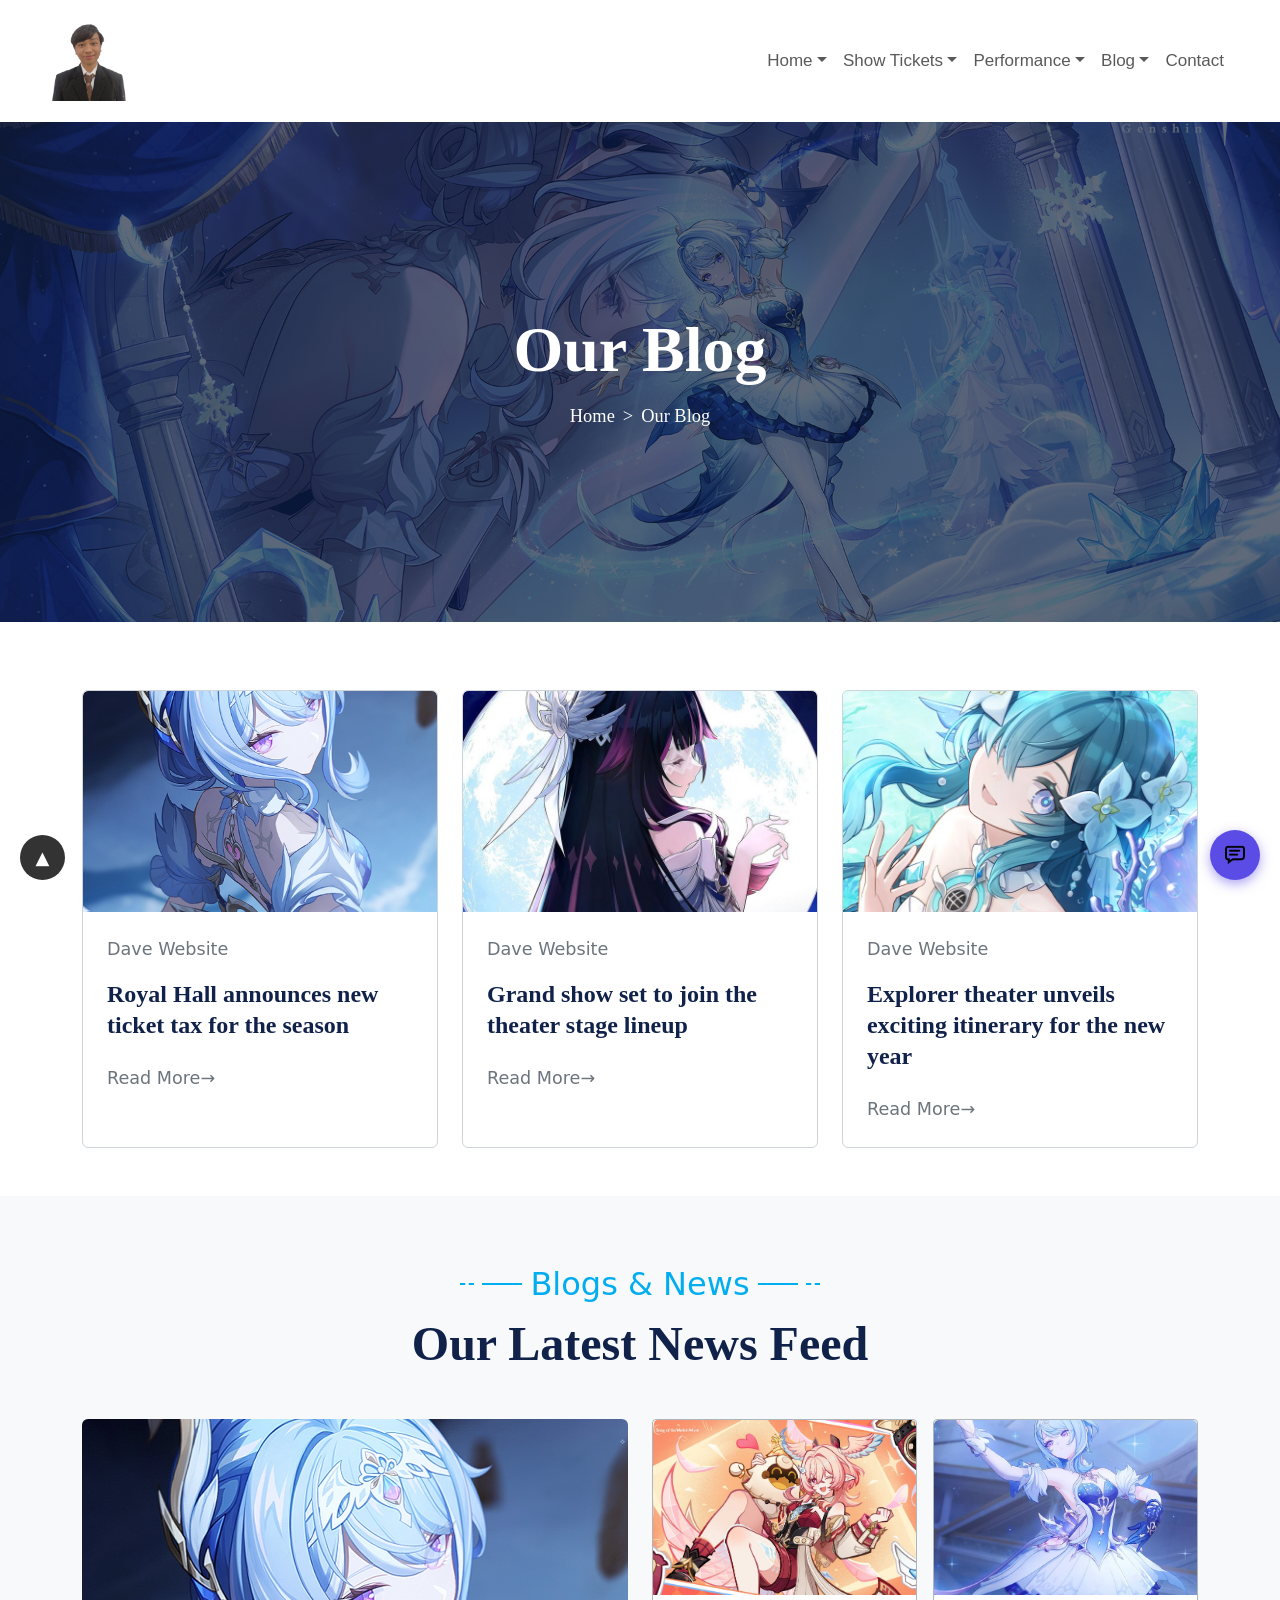
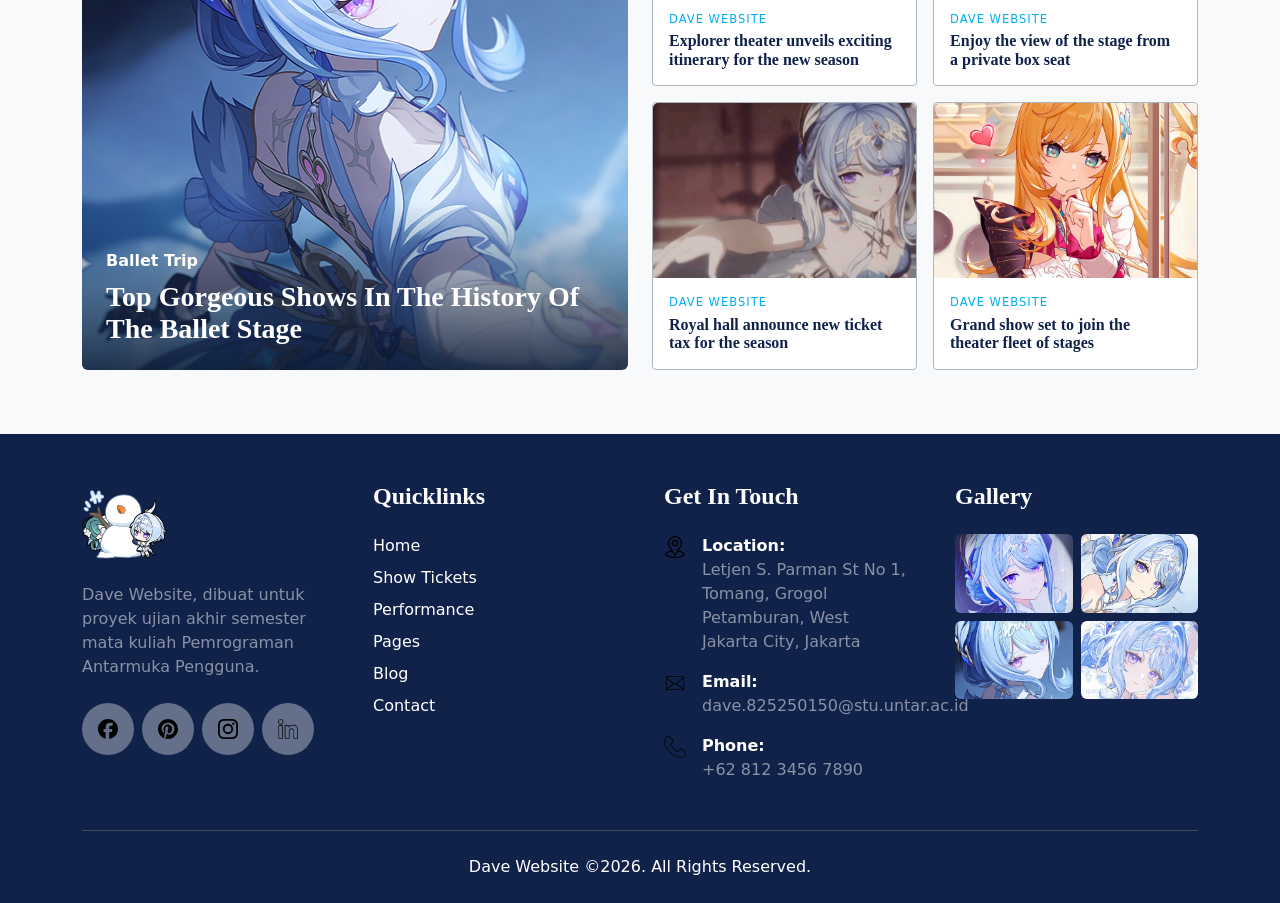
<file: Blog.html>
<!DOCTYPE html>
<html lang="en">
<head>
    <meta charset="UTF-8">
    <meta name="viewport" content="width=device-width, initial-scale=1.0">
    <title>Dave Website</title>
    <link href="images/OdetteSt2.ico" rel="shortcut icon">
    <link href="css/bootstrap.min.css" rel="stylesheet" type="text/css">
    <link href="style.css" rel="stylesheet" type="text/css">
    <link href="scroll.css" rel="stylesheet" type="text/css">
    <link href="chat.css" rel="stylesheet" type="text/css">
</head>
<body>
    
<nav class="navbar navbar-expand-lg bg-white py-3 sticky-top">
  <div class="container-fluid px-5">
    <a class="navbar-brand" href="index.html">
        <img src="images/daveprofile2.png" alt="Logo Dave Website" height="80">
    </a>
    <button class="navbar-toggler" type="button" data-bs-toggle="collapse" data-bs-target="#navbarNavDropdown" aria-controls="navbarNavDropdown" aria-expanded="false" aria-label="Toggle navigation">
      <span class="navbar-toggler-icon"></span>
    </button>
    <div class="collapse navbar-collapse" id="navbarNavDropdown">
      <ul class="navbar-nav ms-auto">
        <li class="nav-item dropdown">
          <a class="nav-link dropdown-toggle" href="#" role="button" data-bs-toggle="dropdown" aria-expanded="false">Home</a>
          <ul class="dropdown-menu">
            <li>
                <a class="dropdown-item" href="index.html">Home</a>
            </li>
            <li>
                <a class="dropdown-item" href="DaveHome2.html">Home Two</a>
            </li>
          </ul>
        </li>
        <li class="nav-item dropdown">
          <a class="nav-link dropdown-toggle" href="#" role="button" data-bs-toggle="dropdown" aria-expanded="false">Show Tickets</a>
          <ul class="dropdown-menu">
            <li>
                <a class="dropdown-item" href="OurShow.html">Our Show</a>
            </li>
          </ul>
        </li>
        <li class="nav-item dropdown">
          <a class="nav-link dropdown-toggle" href="#" role="button" data-bs-toggle="dropdown" aria-expanded="false">Performance</a>
          <ul class="dropdown-menu">
            <li>
                <a class="dropdown-item" href="PopularPerformance.html">Popular Performance</a>
            </li>
            <li>
                <a class="dropdown-item" href="PerformanceDetails.html">Performance Details</a>
            </li>
          </ul>
        </li>
        <li class="nav-item dropdown">
          <a class="nav-link dropdown-toggle" href="#" role="button" data-bs-toggle="dropdown" aria-expanded="false">Blog</a>
          <ul class="dropdown-menu">
            <li><a class="dropdown-item" href="Blog.html">Blog Grid</a></li>
          </ul>
        </li>
        <li class="nav-item">
          <a class="nav-link" href="Contact.html">Contact</a>
        </li>
      </ul>
    </div>
  </div>
</nav>


<div class="page-header d-flex flex-column justify-content-center align-items-center text-center" id="blog"><!--bagian awalan-->
    <h1 class="about-title text-white fw-bold display-3 mb-3">Our Blog</h1>
    <nav style="--bs-breadcrumb-divider: '>';" aria-label="breadcrumb">
        <ol class="breadcrumb justify-content-center mb-0">
            <li class="breadcrumb-item"><a href="index.html">Home</a></li>
            <li class="breadcrumb-item active" aria-current="page">Our Blog</li>
        </ol>
    </nav>
</div>



<div class="py-5"><!--bagian berita geser-->
    <div class="container">
        <div id="newsSlider" class="news-slider overflow-hidden">
            <div id="newsTrack" class="news-track d-flex slide-from-bottom">
            <div class="news-item">
                <div class="card news-card h-100">
                    <img src="images/Odette13.jpeg" class="card-img-top w-100 object-fit-cover" alt="Royal Hall announces new ticket tax for the season">
                    <div class="card-body p-4">
                        <a href="#" class="news-brand d-inline-block text-decoration-none mb-3">Dave Website</a>
                        <h5 class="mb-4">
                            <a href="#" class="news-title about-title fw-bold text-decoration-none">Royal Hall announces new ticket tax for the season</a>
                        </h5>
                        <a href="#" class="news-more d-inline-flex align-items-center gap-2 text-decoration-none">Read More&rarr;</a>
                    </div>
                </div>
            </div>
            <div class="news-item">
                <div class="card news-card h-100">
                    <img src="images/Columbina2.jpeg" class="card-img-top w-100 object-fit-cover" alt="Grand show set to join the theater stage lineup">
                    <div class="card-body p-4">
                        <a href="#" class="news-brand d-inline-block text-decoration-none mb-3">Dave Website</a>
                        <h5 class="mb-4">
                            <a href="#" class="news-title about-title fw-bold text-decoration-none">Grand show set to join the theater stage lineup</a>
                        </h5>
                        <a href="#" class="news-more d-inline-flex align-items-center gap-2 text-decoration-none">Read More&rarr;</a>
                    </div>
                </div>
            </div>
            <div class="news-item">
                <div class="card news-card h-100">
                    <img src="images/Vodyanitsa2.jpeg" class="card-img-top w-100 object-fit-cover" alt="Explorer theater unveils exciting itinerary for the new year">
                    <div class="card-body p-4">
                        <a href="#" class="news-brand d-inline-block text-decoration-none mb-3">Dave Website</a>
                        <h5 class="mb-4">
                            <a href="#" class="news-title about-title fw-bold text-decoration-none">Explorer theater unveils exciting itinerary for the new year</a>
                        </h5>
                        <a href="#" class="news-more d-inline-flex align-items-center gap-2 text-decoration-none">Read More&rarr;</a>
                    </div>
                </div>
            </div>
            <div class="news-item">
                <div class="card news-card h-100">
                    <img src="images/Odette16.jfif" class="card-img-top w-100 object-fit-cover" alt="Behind the curtain: how a ballet show comes to life">
                    <div class="card-body p-4">
                        <a href="#" class="news-brand d-inline-block text-decoration-none mb-3">Dave Website</a>
                        <h5 class="mb-4">
                            <a href="#" class="news-title about-title fw-bold text-decoration-none">Behind the curtain: how a ballet show comes to life</a>
                        </h5>
                        <a href="#" class="news-more d-inline-flex align-items-center gap-2 text-decoration-none">Read More&rarr;</a>
                    </div>
                </div>
            </div>
            <div class="news-item">
                <div class="card news-card h-100">
                    <img src="images/Odette26.jpeg" class="card-img-top w-100 object-fit-cover" alt="Opera House opens a new studio for young dancers">
                    <div class="card-body p-4">
                        <a href="#" class="news-brand d-inline-block text-decoration-none mb-3">Dave Website</a>
                        <h5 class="mb-4">
                            <a href="#" class="news-title about-title fw-bold text-decoration-none">Opera House opens a new studio for young dancers</a>
                        </h5>
                        <a href="#" class="news-more d-inline-flex align-items-center gap-2 text-decoration-none">Read More&rarr;</a>
                    </div>
                </div>
            </div>
            <div class="news-item">
                <div class="card news-card h-100">
                    <img src="images/Odette27.jpeg" class="card-img-top w-100 object-fit-cover" alt="Open air stage returns with a special summer program">
                    <div class="card-body p-4">
                        <a href="#" class="news-brand d-inline-block text-decoration-none mb-3">Dave Website</a>
                        <h5 class="mb-4">
                            <a href="#" class="news-title about-title fw-bold text-decoration-none">Open air stage returns with a special summer program</a>
                        </h5>
                        <a href="#" class="news-more d-inline-flex align-items-center gap-2 text-decoration-none">Read More&rarr;</a>
                    </div>
                </div>
            </div>
            <div class="news-item">
                <div class="card news-card h-100">
                    <img src="images/Jahoda1.png" class="card-img-top w-100 object-fit-cover" alt="Choreographers share their favorite classic performances">
                    <div class="card-body p-4">
                        <a href="#" class="news-brand d-inline-block text-decoration-none mb-3">Dave Website</a>
                        <h5 class="mb-4">
                            <a href="#" class="news-title about-title fw-bold text-decoration-none">Choreographers share their favorite classic performances</a>
                        </h5>
                        <a href="#" class="news-more d-inline-flex align-items-center gap-2 text-decoration-none">Read More&rarr;</a>
                    </div>
                </div>
            </div>
            </div>
        </div>
    </div>
</div>



<div class="bg-light py-5"><!--bagian blog news-->
    <div class="container py-3">
        <div class="text-center mb-5">
            <div class="d-flex justify-content-center align-items-center gap-2 mb-2">
                <span class="line-dash"></span>
                <span class="line-solid"></span>
                <span class="font-script about-label">Blogs &amp; News</span>
                <span class="line-solid"></span>
                <span class="line-dash"></span>
            </div>
            <h2 class="about-title fw-bold display-5">Our Latest News Feed</h2>
        </div>

        <div class="row g-4">
            <!--berita gede-->
            <div class="col-lg-6 slide-from-bottom">
                <a href="Blog.html" class="blog-big d-block position-relative overflow-hidden rounded h-100 text-decoration-none">
                    <img src="images/Odette13.jpeg" class="position-absolute top-0 start-0 w-100 h-100 object-fit-cover" alt="Top Gorgeous Shows In The History Of Ballet">
                    <div class="blog-big-caption position-absolute bottom-0 start-0 w-100 p-4 pt-5">
                        <div class="text-white fw-semibold mb-2">Ballet Trip</div>
                        <h3 class="blog-big-title about-title fw-bold mb-0">Top Gorgeous Shows In The History Of The Ballet Stage</h3>
                    </div>
                </a>
            </div>

            <!--4 berita mini-->
            <div class="col-lg-6">
                <div class="row row-cols-1 row-cols-sm-2 g-3">
                    <div class="col slide-from-left delay-1">
                        <a href="Blog.html" class="card blog-card h-100 text-decoration-none">
                            <div class="blog-img-wrap position-relative overflow-hidden">
                                <img src="images/Linnea2.jpeg" class="card-img-top w-100 object-fit-cover" alt="Explorer theater unveils exciting itinerary for the new season">
                                <span class="blog-tag position-absolute top-0 start-0 px-3 py-1 small fw-semibold">Dave</span>
                            </div>
                            <div class="card-body p-3">
                                <div class="blog-kategori text-uppercase mb-1">Dave Website</div>
                                <h6 class="blog-title about-title fw-bold mb-0">Explorer theater unveils exciting itinerary for the new season</h6>
                            </div>
                        </a>
                    </div>
                    <div class="col slide-from-left delay-2">
                        <a href="Blog.html" class="card blog-card h-100 text-decoration-none">
                            <div class="blog-img-wrap position-relative overflow-hidden">
                                <img src="images/Odette24.jpeg" class="card-img-top w-100 object-fit-cover" alt="Enjoy the view of the stage from a private box seat">
                                <span class="blog-tag position-absolute top-0 start-0 px-3 py-1 small fw-semibold">Dave</span>
                            </div>
                            <div class="card-body p-3">
                                <div class="blog-kategori text-uppercase mb-1">Dave Website</div>
                                <h6 class="blog-title about-title fw-bold mb-0">Enjoy the view of the stage from a private box seat</h6>
                            </div>
                        </a>
                    </div>
                    <div class="col slide-from-right delay-1">
                        <a href="Blog.html" class="card blog-card h-100 text-decoration-none">
                            <div class="blog-img-wrap blog-green position-relative overflow-hidden">
                                <img src="images/Odette29.jpeg" class="card-img-top w-100 object-fit-cover" alt="Royal hall announce new ticket tax for the season">
                                <span class="blog-tag position-absolute top-0 start-0 px-3 py-1 small fw-semibold">Dave</span>
                            </div>
                            <div class="card-body p-3">
                                <div class="blog-kategori text-uppercase mb-1">Dave Website</div>
                                <h6 class="blog-title about-title fw-bold mb-0">Royal hall announce new ticket tax for the season</h6>
                            </div>
                        </a>
                    </div>
                    <div class="col slide-from-right delay-2">
                        <a href="Blog.html" class="card blog-card h-100 text-decoration-none">
                            <div class="blog-img-wrap blog-green position-relative overflow-hidden">
                                <img src="images/Escoffier4.jpeg" class="card-img-top w-100 object-fit-cover" alt="Grand show set to join the theater fleet of stages">
                                <span class="blog-tag position-absolute top-0 start-0 px-3 py-1 small fw-semibold">Dave</span>
                            </div>
                            <div class="card-body p-3">
                                <div class="blog-kategori text-uppercase mb-1">Dave Website</div>
                                <h6 class="blog-title about-title fw-bold mb-0">Grand show set to join the theater fleet of stages</h6>
                            </div>
                        </a>
                    </div>
                </div>
            </div>
        </div>
    </div>
</div>


<footer class="footer-section text-white pt-5"><!--bagian futer-->
    <div class="container">
        <div class="row g-5 pb-5">
            <div class="col-md-6 col-lg-3">
                <a href="index.html">
                    <img src="images/OdetteSt4.png" alt="Logo" height="85" class="mb-3">
                </a>
                <p class="text-white-50">
                    Dave Website, dibuat untuk proyek ujian akhir semester mata kuliah Pemrograman Antarmuka Pengguna.
                </p>
                <div class="d-flex gap-2 mt-4">
                    <a href="https://www.facebook.com/share/1CNj1k6yVW/" class="social-circle" aria-label="Facebook">
                        <img src="images/facebook.svg" width="20" alt="Facebook">
                    </a>
                    <a href="https://pin.it/5jrilwgu8" class="social-circle" aria-label="Pinterest">
                        <img src="images/pinterest.svg" width="20" alt="Pinterest">
                    </a>
                    <a href="https://www.instagram.com/dddavejoseph?bqrl=MW54N2h1cTBpM3B1bQ==" class="social-circle" aria-label="Instagram">
                        <img src="images/instagram.svg" width="20" alt="Instagram">
                    </a>
                    <a href="#" class="social-circle" aria-label="LinkedIn">
                        <img src="images/linkedin.png" width="20" alt="LinkedIn">
                    </a>
                </div>
            </div>
            <div class="col-md-6 col-lg-3">
                <h4 class="footer-title mb-4">Quicklinks</h4>
                <ul class="list-unstyled d-flex flex-column gap-2">
                    <li>
                        <a href="index.html" class="footer-link">Home</a>
                    </li>
                    <li>
                        <a href="OurShow.html" class="footer-link">Show Tickets</a>
                    </li>
                    <li>
                        <a href="PopularPerformance.html" class="footer-link">Performance</a>
                    </li>
                    <li>
                        <a href="#blog" class="footer-link">Pages</a>
                    </li>
                    <li>
                        <a href="Blog.html" class="footer-link">Blog</a>
                    </li>
                    <li>
                        <a href="Contact.html" class="footer-link">Contact</a>
                    </li>
                </ul>
            </div>
            <div class="col-md-6 col-lg-3">
                <h4 class="footer-title mb-4">Get In Touch</h4>

                <div class="d-flex gap-3 mb-3">
                    <div class="icon-footer">
                        <img src="images/location2.png">
                    </div>
                    <div>
                        <strong>Location:</strong>
                        <div class="text-white-50">Letjen S. Parman St No 1, Tomang, Grogol Petamburan, West Jakarta City, Jakarta</div>
                    </div>
                </div>

                <div class="d-flex gap-3 mb-3">
                    <div class="icon-footer">
                        <img src="images/email.png">
                    </div>
                    <div>
                        <strong>Email:</strong>
                        <div class="text-white-50">dave.825250150@stu.untar.ac.id</div>
                    </div>
                </div>

                <div class="d-flex gap-3">
                    <div class="icon-footer">
                        <img src="images/phone.png">
                    </div>
                    <div>
                        <strong>Phone:</strong>
                        <div class="text-white-50">+62 812 3456 7890</div>
                    </div>
                </div>
            </div>
            <div class="col-md-6 col-lg-3"><!--galeri-->
                <h4 class="footer-title mb-4">Gallery</h4>
                <div class="row g-2">
                    <div class="col-6">
                        <img src="images/Odette16.jfif" class="img-fluid rounded gallery-img" alt="Callery 1">
                    </div>
                    <div class="col-6">
                        <img src="images/Odette18.jpeg" class="img-fluid rounded gallery-img" alt="Callery 2">
                    </div>
                    <div class="col-6">
                        <img src="images/Odette19.jpeg" class="img-fluid rounded gallery-img" alt="Callery 3">
                    </div>
                    <div class="col-6">
                        <img src="images/Odette21.jpeg" class="img-fluid rounded gallery-img" alt="Callery 4">
                    </div>
                </div>
            </div>
        </div>
        <hr class="border-secondary opacity-50 m-0">
            <p class="text-center py-4 mb-0">
                Dave Website &copy;2026. All Rights Reserved.
            </p>
    </div>
</footer>

<div class="scrollAtasBawah"><!--tombol scroll-->
    <button id="tombolAtas" class="tombol-scroll" title="Ke Atas">&#9650;</button>
</div>


    <button type="button" class="tombol-chat" title="Chat" aria-label="Buka chat" data-bs-toggle="modal" data-bs-target="#modalChat"><!--tombol chat-->
        <img src="images/chaticon.png" width="20" height="20">
    </button>
    <div class="modal fade" id="modalChat" tabindex="-1" aria-labelledby="judulModalChat" aria-hidden="true">
        <div class="modal-dialog modal-dialog-centered">
            <div class="modal-content">
                <div class="modal-header">
                    <h5 class="modal-title fs-6" id="judulModalChat">Silahkan berikan pesan disini!</h5>
                    <button type="button" class="btn-close" data-bs-dismiss="modal" aria-label="Tutup"></button>
                </div>
                <div class="modal-body">
                    <form id="formChat" class="needs-validation" novalidate>
                        <div class="mb-3">
                            <label for="chatNama" class="form-label small">Nama</label>
                            <input type="text" class="form-control" id="chatNama" placeholder="Masukkan nama Anda" required>
                            <div class="invalid-feedback">Nama wajib diisi.</div>
                        </div>
                        <div class="mb-3">
                            <label for="chatEmail" class="form-label small">Email</label>
                            <input type="email" class="form-control" id="chatEmail" placeholder="nama@exampel.com" required>
                            <div class="invalid-feedback">Masukkan email yang valid.</div>
                        </div>
                        <div class="mb-3">
                            <label for="chatPesan" class="form-label small">Isi Pesan</label>
                            <textarea class="form-control" id="chatPesan" rows="4" placeholder="Tuliskan pesan Anda di sini..." required></textarea>
                            <div class="invalid-feedback">Pesan wajib diisi.</div>
                        </div>
                    </form>
                </div>
                <div class="modal-footer">
                    <button type="button" class="btn btn-secondary" data-bs-dismiss="modal">Batal</button>
                    <button type="submit" form="formChat" class="btn btn-primary">kirim pesan</button>
                </div>
            </div>
        </div>
    </div>

    <div class="toast-container position-fixed top-0 start-50 translate-middle-x p-3">
        <div id="toastChat" class="toast align-items-center text-bg-success border-0" role="alert" aria-live="assertive" aria-atomic="true">
            <div class="d-flex">
                <div class="toast-body">Pesan Anda berhasil dikirim. Terima kasih!</div>
                <button type="button" class="btn-close btn-close-white me-2 m-auto" data-bs-dismiss="toast" aria-label="Tutup"></button>
            </div>
        </div>
    </div>

    <script src="js/bootstrap.bundle.min.js"></script>
    <script src="script.js"></script>
    <script src="scroll.js"></script>
    <script src="chat.js"></script>
    <script src="news-slider.js"></script>
</body>
</html>
</file>
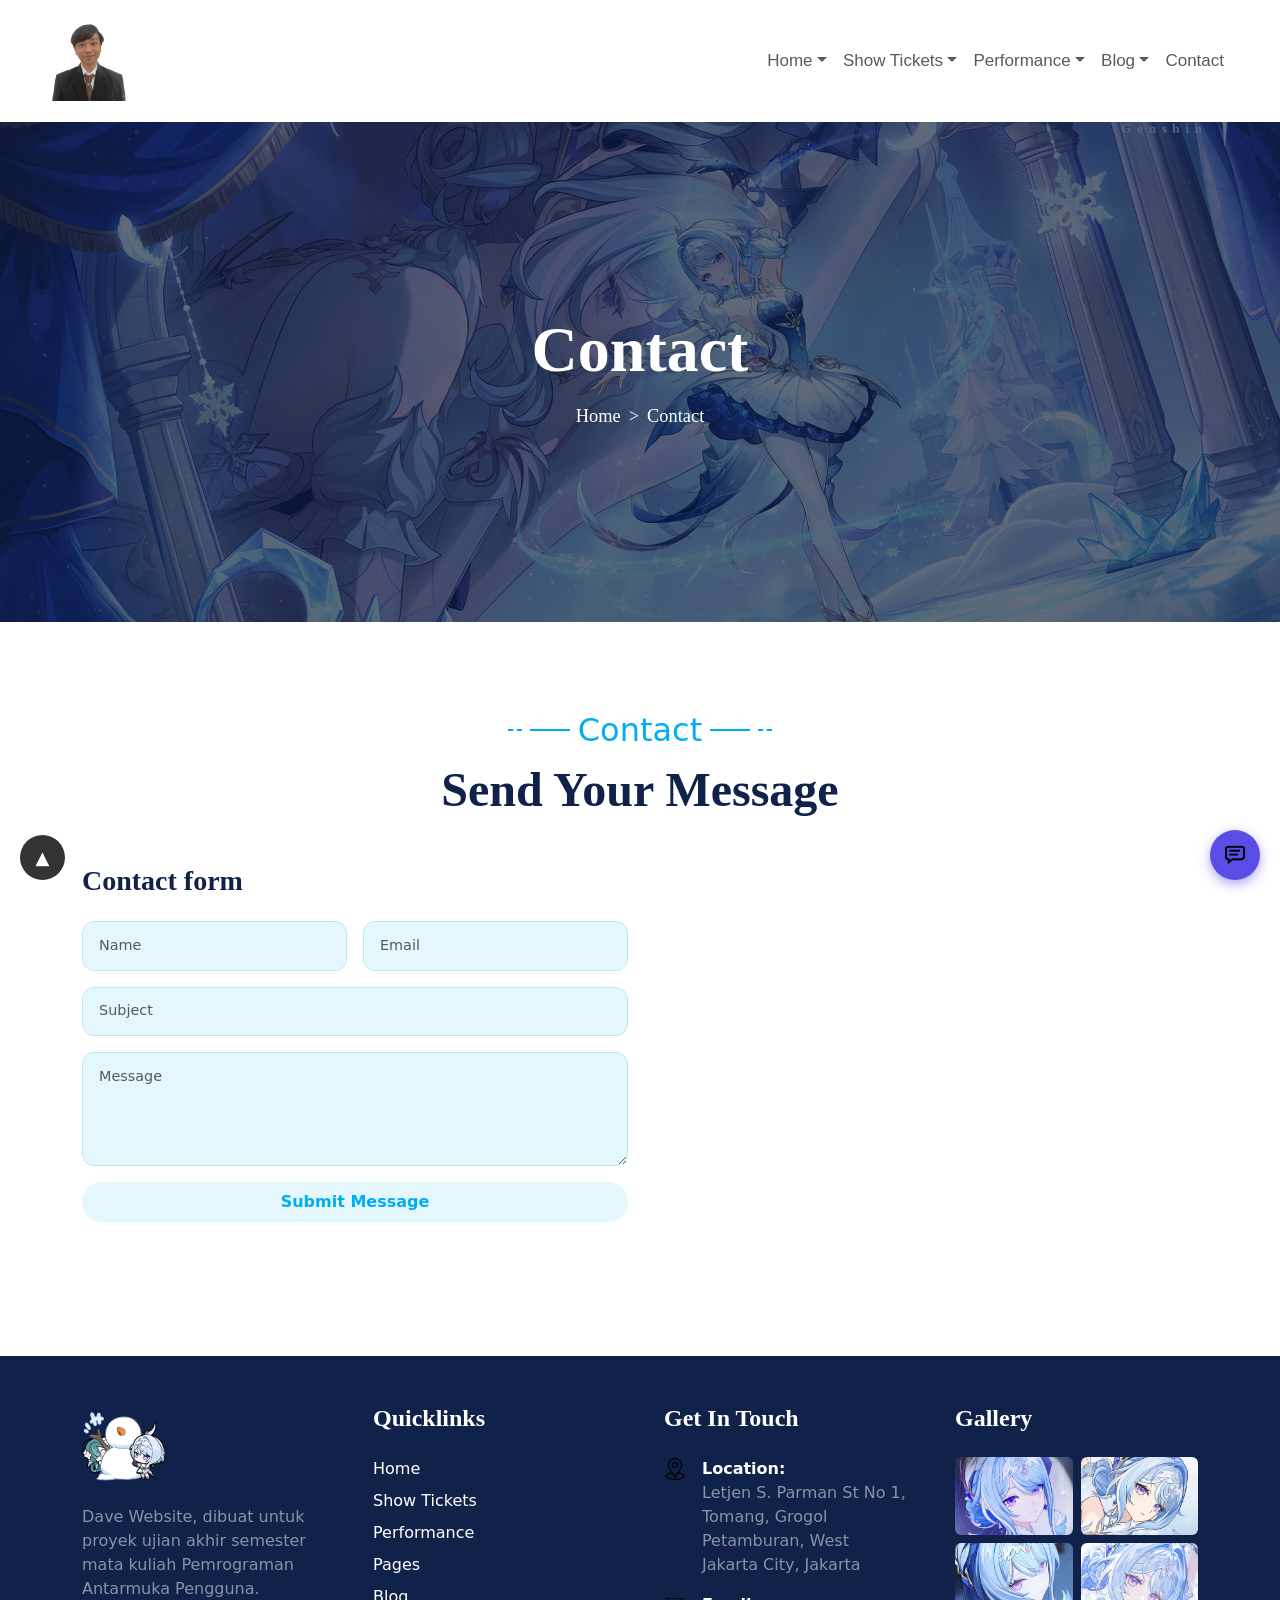
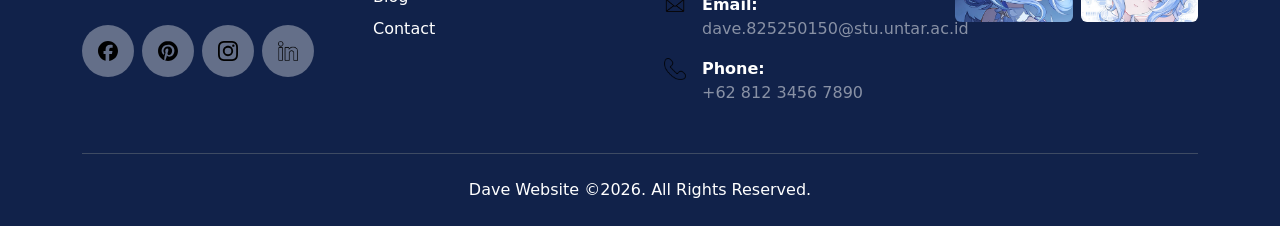
<file: Contact.html>
<!DOCTYPE html>
<html lang="en">
<head>
    <meta charset="UTF-8">
    <meta name="viewport" content="width=device-width, initial-scale=1.0">
    <title>Dave Website</title>
    <link href="images/OdetteSt2.ico" rel="shortcut icon">
    <link href="css/bootstrap.min.css" rel="stylesheet" type="text/css">
    <link href="style.css" rel="stylesheet" type="text/css">
    <link href="scroll.css" rel="stylesheet" type="text/css">
    <link href="chat.css" rel="stylesheet" type="text/css">
</head>
<body>
    
<nav class="navbar navbar-expand-lg bg-white py-3 sticky-top">
  <div class="container-fluid px-5">
    <a class="navbar-brand" href="index.html">
        <img src="images/daveprofile2.png" alt="Logo Dave Website" height="80">
    </a>
    <button class="navbar-toggler" type="button" data-bs-toggle="collapse" data-bs-target="#navbarNavDropdown" aria-controls="navbarNavDropdown" aria-expanded="false" aria-label="Toggle navigation">
      <span class="navbar-toggler-icon"></span>
    </button>
    <div class="collapse navbar-collapse" id="navbarNavDropdown">
      <ul class="navbar-nav ms-auto">
        <li class="nav-item dropdown">
          <a class="nav-link dropdown-toggle" href="#" role="button" data-bs-toggle="dropdown" aria-expanded="false">Home</a>
          <ul class="dropdown-menu">
            <li>
                <a class="dropdown-item" href="index.html">Home</a>
            </li>
            <li>
                <a class="dropdown-item" href="DaveHome2.html">Home Two</a>
            </li>
          </ul>
        </li>
        <li class="nav-item dropdown">
          <a class="nav-link dropdown-toggle" href="#" role="button" data-bs-toggle="dropdown" aria-expanded="false">Show Tickets</a>
          <ul class="dropdown-menu">
            <li>
                <a class="dropdown-item" href="OurShow.html">Our Show</a>
            </li>
          </ul>
        </li>
        <li class="nav-item dropdown">
          <a class="nav-link dropdown-toggle" href="#" role="button" data-bs-toggle="dropdown" aria-expanded="false">Performance</a>
          <ul class="dropdown-menu">
            <li>
                <a class="dropdown-item" href="PopularPerformance.html">Popular Performance</a>
            </li>
            <li>
                <a class="dropdown-item" href="PerformanceDetails.html">Performance Details</a>
            </li>
          </ul>
        </li>
        <li class="nav-item dropdown">
          <a class="nav-link dropdown-toggle" href="#" role="button" data-bs-toggle="dropdown" aria-expanded="false">Blog</a>
          <ul class="dropdown-menu">
            <li><a class="dropdown-item" href="Blog.html">Blog Grid</a></li>
          </ul>
        </li>
        <li class="nav-item">
          <a class="nav-link" href="Contact.html">Contact</a>
        </li>
      </ul>
    </div>
  </div>
</nav>


<div class="page-header d-flex flex-column justify-content-center align-items-center text-center" id="contact"><!--bagian awalan-->
    <h1 class="about-title text-white fw-bold display-3 mb-3">Contact</h1>
    <nav style="--bs-breadcrumb-divider: '>';" aria-label="breadcrumb">
        <ol class="breadcrumb justify-content-center mb-0">
            <li class="breadcrumb-item"><a href="index.html">Home</a></li>
            <li class="breadcrumb-item active" aria-current="page">Contact</li>
        </ol>
    </nav>
</div>


<div class="py-5"><!--bagian form n maps-->
    <div class="container py-3">
        <div class="text-center mb-5">
            <div class="d-flex justify-content-center align-items-center gap-2 mb-2">
                <span class="line-dash"></span>
                <span class="line-solid"></span>
                <span class="font-script about-label">Contact</span>
                <span class="line-solid"></span>
                <span class="line-dash"></span>
            </div>
            <h2 class="about-title fw-bold display-5">Send Your Message</h2>
        </div>

        <div class="row g-4"><!--form-->
            <div class="col-lg-6 slide-from-left">
                <h3 class="about-title fw-bold mb-4">Contact form</h3>
                <form id="formKontak" class="needs-validation" novalidate>
                    <div class="row g-3">
                        <div class="col-md-6">
                            <input type="text" class="form-control kontak-input" id="kontakNama" placeholder="Name" aria-label="Name" required>
                            <div class="invalid-feedback">Nama wajib diisi.</div>
                        </div>
                        <div class="col-md-6">
                            <input type="email" class="form-control kontak-input" id="kontakEmail" placeholder="Email" aria-label="Email" required>
                            <div class="invalid-feedback">Masukkan email yang valid.</div>
                        </div>
                        <div class="col-12">
                            <input type="text" class="form-control kontak-input" id="kontakSubjek" placeholder="Subject" aria-label="Subject" required>
                            <div class="invalid-feedback">Subjek wajib diisi.</div>
                        </div>
                        <div class="col-12">
                            <textarea class="form-control kontak-input" id="kontakPesan" rows="4" placeholder="Message" aria-label="Message" required></textarea>
                            <div class="invalid-feedback">Pesan wajib diisi.</div>
                        </div>
                        <div class="col-12">
                            <button type="submit" class="btn btn-kirim w-100 rounded-pill py-2 fw-semibold">Submit Message</button>
                        </div>
                    </div>
                </form>

                <div id="pesanBerhasil" class="alert alert-success d-none mt-4 mb-0" role="alert">
                    Thank you for your message. It has been sent. <img src="images/VodyanitsaSt1.png">
                </div>
            </div>

            <div class="col-lg-6 slide-from-bottom"><!--maps-->
                <iframe class="kontak-peta w-100 h-100 rounded border-0"
                        src="https://maps.google.com/maps?q=Universitas%20Tarumanagara%20Jakarta&z=15&output=embed"
                        title="Peta lokasi" loading="lazy" allowfullscreen
                        referrerpolicy="no-referrer-when-downgrade">
                </iframe>
            </div>
        </div>
    </div>
</div>


<footer class="footer-section text-white pt-5"><!--bagian futer-->
    <div class="container">
        <div class="row g-5 pb-5">
            <div class="col-md-6 col-lg-3">
                <a href="index.html">
                    <img src="images/OdetteSt4.png" alt="Logo" height="85" class="mb-3">
                </a>
                <p class="text-white-50">
                    Dave Website, dibuat untuk proyek ujian akhir semester mata kuliah Pemrograman Antarmuka Pengguna.
                </p>
                <div class="d-flex gap-2 mt-4">
                    <a href="https://www.facebook.com/share/1CNj1k6yVW/" class="social-circle" aria-label="Facebook">
                        <img src="images/facebook.svg" width="20" alt="Facebook">
                    </a>
                    <a href="https://pin.it/5jrilwgu8" class="social-circle" aria-label="Pinterest">
                        <img src="images/pinterest.svg" width="20" alt="Pinterest">
                    </a>
                    <a href="https://www.instagram.com/dddavejoseph?bqrl=MW54N2h1cTBpM3B1bQ==" class="social-circle" aria-label="Instagram">
                        <img src="images/instagram.svg" width="20" alt="Instagram">
                    </a>
                    <a href="#" class="social-circle" aria-label="LinkedIn">
                        <img src="images/linkedin.png" width="20" alt="LinkedIn">
                    </a>
                </div>
            </div>
            <div class="col-md-6 col-lg-3">
                <h4 class="footer-title mb-4">Quicklinks</h4>
                <ul class="list-unstyled d-flex flex-column gap-2">
                    <li>
                        <a href="index.html" class="footer-link">Home</a>
                    </li>
                    <li>
                        <a href="OurShow.html" class="footer-link">Show Tickets</a>
                    </li>
                    <li>
                        <a href="PopularPerformance.html" class="footer-link">Performance</a>
                    </li>
                    <li>
                        <a href="#contact" class="footer-link">Pages</a>
                    </li>
                    <li>
                        <a href="Blog.html" class="footer-link">Blog</a>
                    </li>
                    <li>
                        <a href="Contact.html" class="footer-link">Contact</a>
                    </li>
                </ul>
            </div>
            <div class="col-md-6 col-lg-3">
                <h4 class="footer-title mb-4">Get In Touch</h4>

                <div class="d-flex gap-3 mb-3">
                    <div class="icon-footer">
                        <img src="images/location2.png">
                    </div>
                    <div>
                        <strong>Location:</strong>
                        <div class="text-white-50">Letjen S. Parman St No 1, Tomang, Grogol Petamburan, West Jakarta City, Jakarta</div>
                    </div>
                </div>

                <div class="d-flex gap-3 mb-3">
                    <div class="icon-footer">
                        <img src="images/email.png">
                    </div>
                    <div>
                        <strong>Email:</strong>
                        <div class="text-white-50">dave.825250150@stu.untar.ac.id</div>
                    </div>
                </div>

                <div class="d-flex gap-3">
                    <div class="icon-footer">
                        <img src="images/phone.png">
                    </div>
                    <div>
                        <strong>Phone:</strong>
                        <div class="text-white-50">+62 812 3456 7890</div>
                    </div>
                </div>
            </div>
            <div class="col-md-6 col-lg-3"><!--galeri-->
                <h4 class="footer-title mb-4">Gallery</h4>
                <div class="row g-2">
                    <div class="col-6">
                        <img src="images/Odette16.jfif" class="img-fluid rounded gallery-img" alt="Callery 1">
                    </div>
                    <div class="col-6">
                        <img src="images/Odette18.jpeg" class="img-fluid rounded gallery-img" alt="Callery 2">
                    </div>
                    <div class="col-6">
                        <img src="images/Odette19.jpeg" class="img-fluid rounded gallery-img" alt="Callery 3">
                    </div>
                    <div class="col-6">
                        <img src="images/Odette21.jpeg" class="img-fluid rounded gallery-img" alt="Callery 4">
                    </div>
                </div>
            </div>
        </div>
        <hr class="border-secondary opacity-50 m-0">
            <p class="text-center py-4 mb-0">
                Dave Website &copy;2026. All Rights Reserved.
            </p>
    </div>
</footer>

<div class="scrollAtasBawah"><!--tombol scroll-->
    <button id="tombolAtas" class="tombol-scroll" title="Ke Atas">&#9650;</button>
</div>


    <button type="button" class="tombol-chat" title="Chat" aria-label="Buka chat" data-bs-toggle="modal" data-bs-target="#modalChat"><!--tombol chat-->
        <img src="images/chaticon.png" width="20" height="20">
    </button>
    <div class="modal fade" id="modalChat" tabindex="-1" aria-labelledby="judulModalChat" aria-hidden="true">
        <div class="modal-dialog modal-dialog-centered">
            <div class="modal-content">
                <div class="modal-header">
                    <h5 class="modal-title fs-6" id="judulModalChat">Silahkan berikan pesan disini!</h5>
                    <button type="button" class="btn-close" data-bs-dismiss="modal" aria-label="Tutup"></button>
                </div>
                <div class="modal-body">
                    <form id="formChat" class="needs-validation" novalidate>
                        <div class="mb-3">
                            <label for="chatNama" class="form-label small">Nama</label>
                            <input type="text" class="form-control" id="chatNama" placeholder="Masukkan nama Anda" required>
                            <div class="invalid-feedback">Nama wajib diisi.</div>
                        </div>
                        <div class="mb-3">
                            <label for="chatEmail" class="form-label small">Email</label>
                            <input type="email" class="form-control" id="chatEmail" placeholder="nama@exampel.com" required>
                            <div class="invalid-feedback">Masukkan email yang valid.</div>
                        </div>
                        <div class="mb-3">
                            <label for="chatPesan" class="form-label small">Isi Pesan</label>
                            <textarea class="form-control" id="chatPesan" rows="4" placeholder="Tuliskan pesan Anda di sini..." required></textarea>
                            <div class="invalid-feedback">Pesan wajib diisi.</div>
                        </div>
                    </form>
                </div>
                <div class="modal-footer">
                    <button type="button" class="btn btn-secondary" data-bs-dismiss="modal">Batal</button>
                    <button type="submit" form="formChat" class="btn btn-primary">kirim pesan</button>
                </div>
            </div>
        </div>
    </div>

    <div class="toast-container position-fixed top-0 start-50 translate-middle-x p-3">
        <div id="toastChat" class="toast align-items-center text-bg-success border-0" role="alert" aria-live="assertive" aria-atomic="true">
            <div class="d-flex">
                <div class="toast-body">Pesan Anda berhasil dikirim. Terima kasih!</div>
                <button type="button" class="btn-close btn-close-white me-2 m-auto" data-bs-dismiss="toast" aria-label="Tutup"></button>
            </div>
        </div>
    </div>

    <script src="js/bootstrap.bundle.min.js"></script>
    <script src="script.js"></script>
    <script src="scroll.js"></script>
    <script src="chat.js"></script>
    <script src="contact.js"></script>
</body>
</html>
</file>
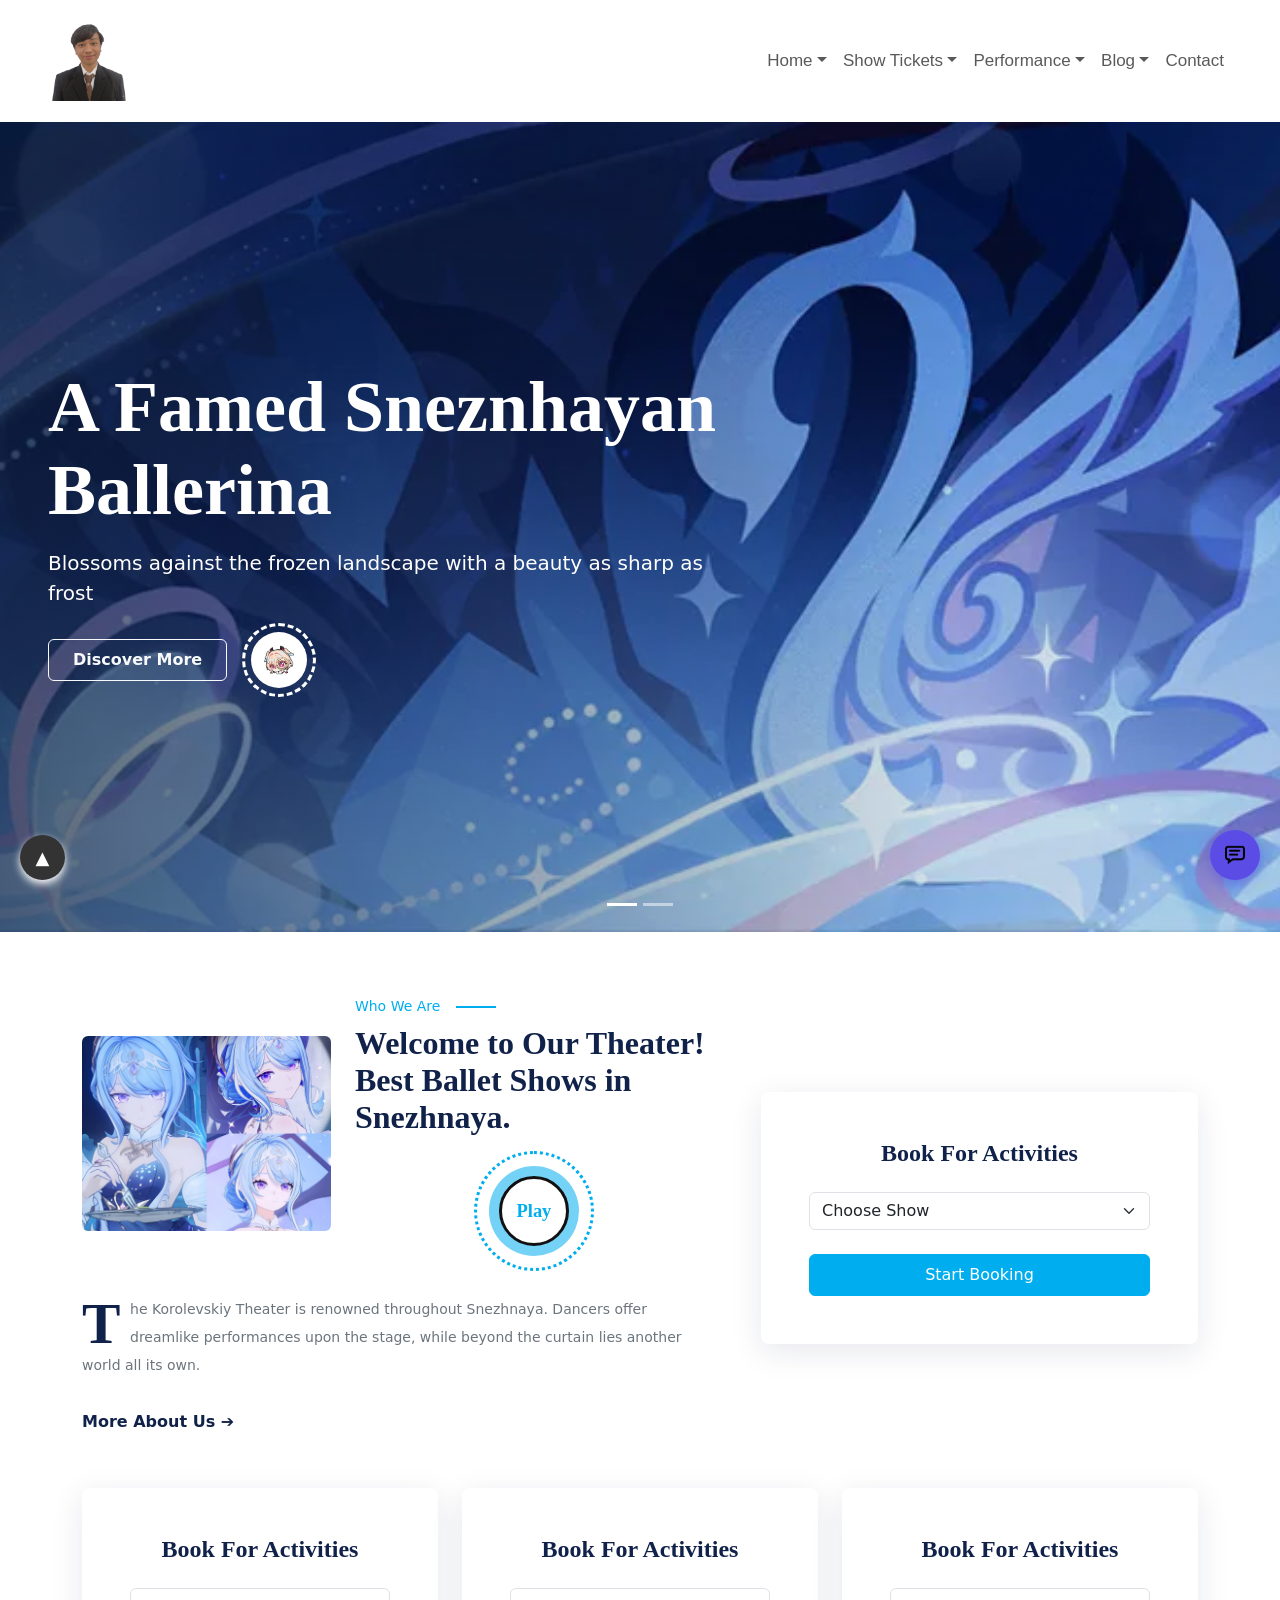
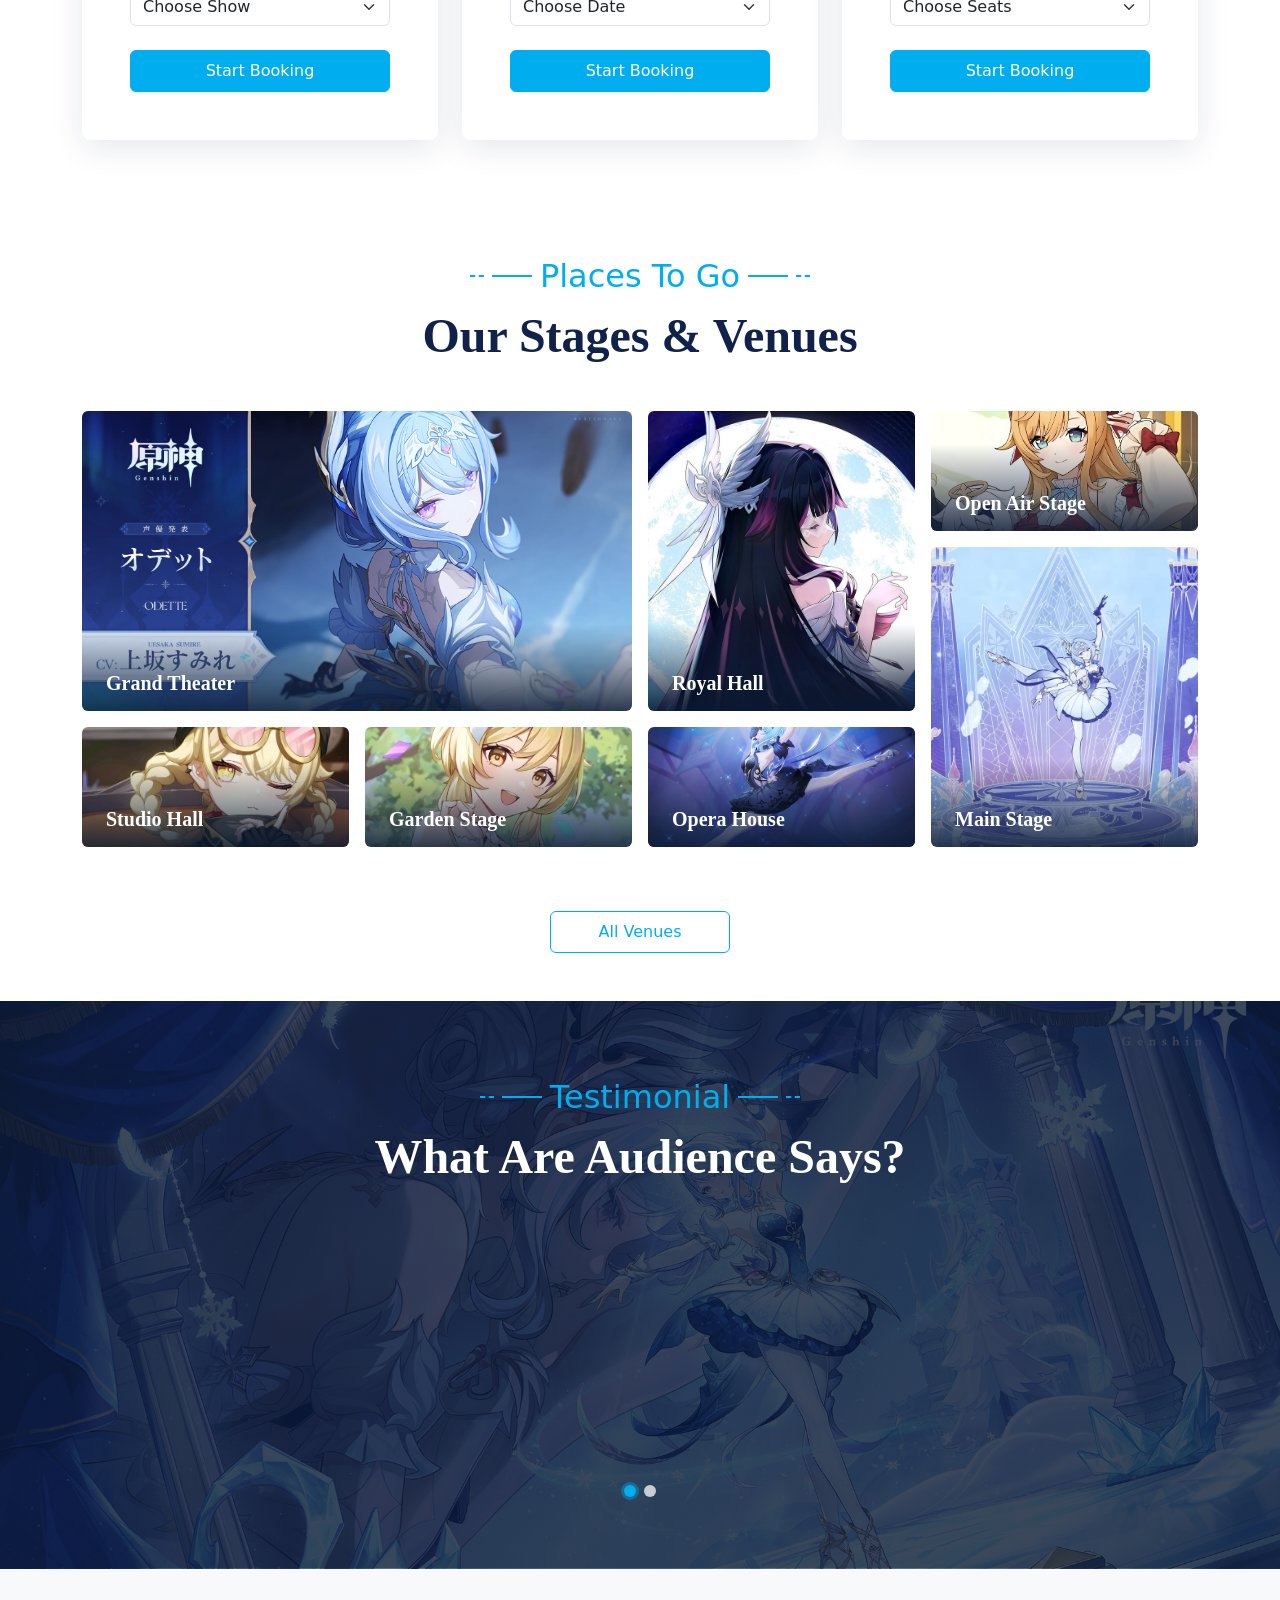
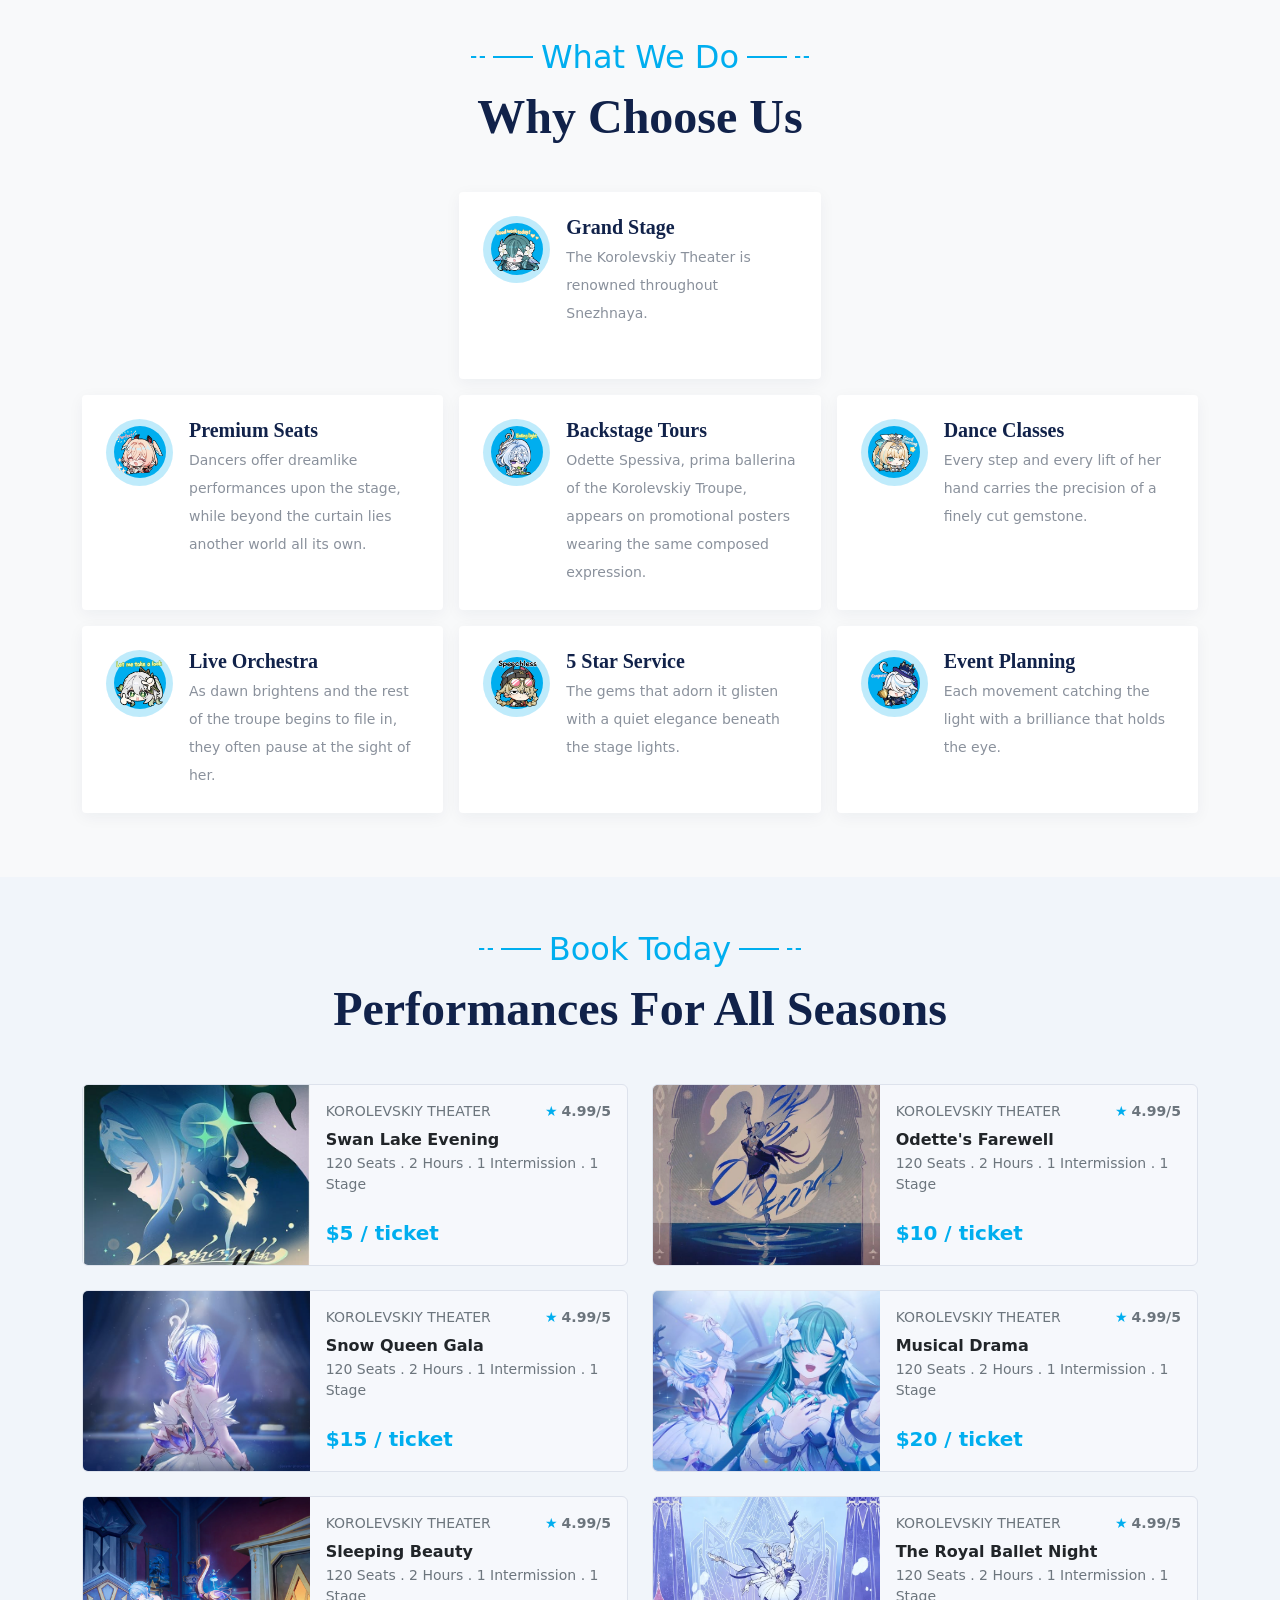
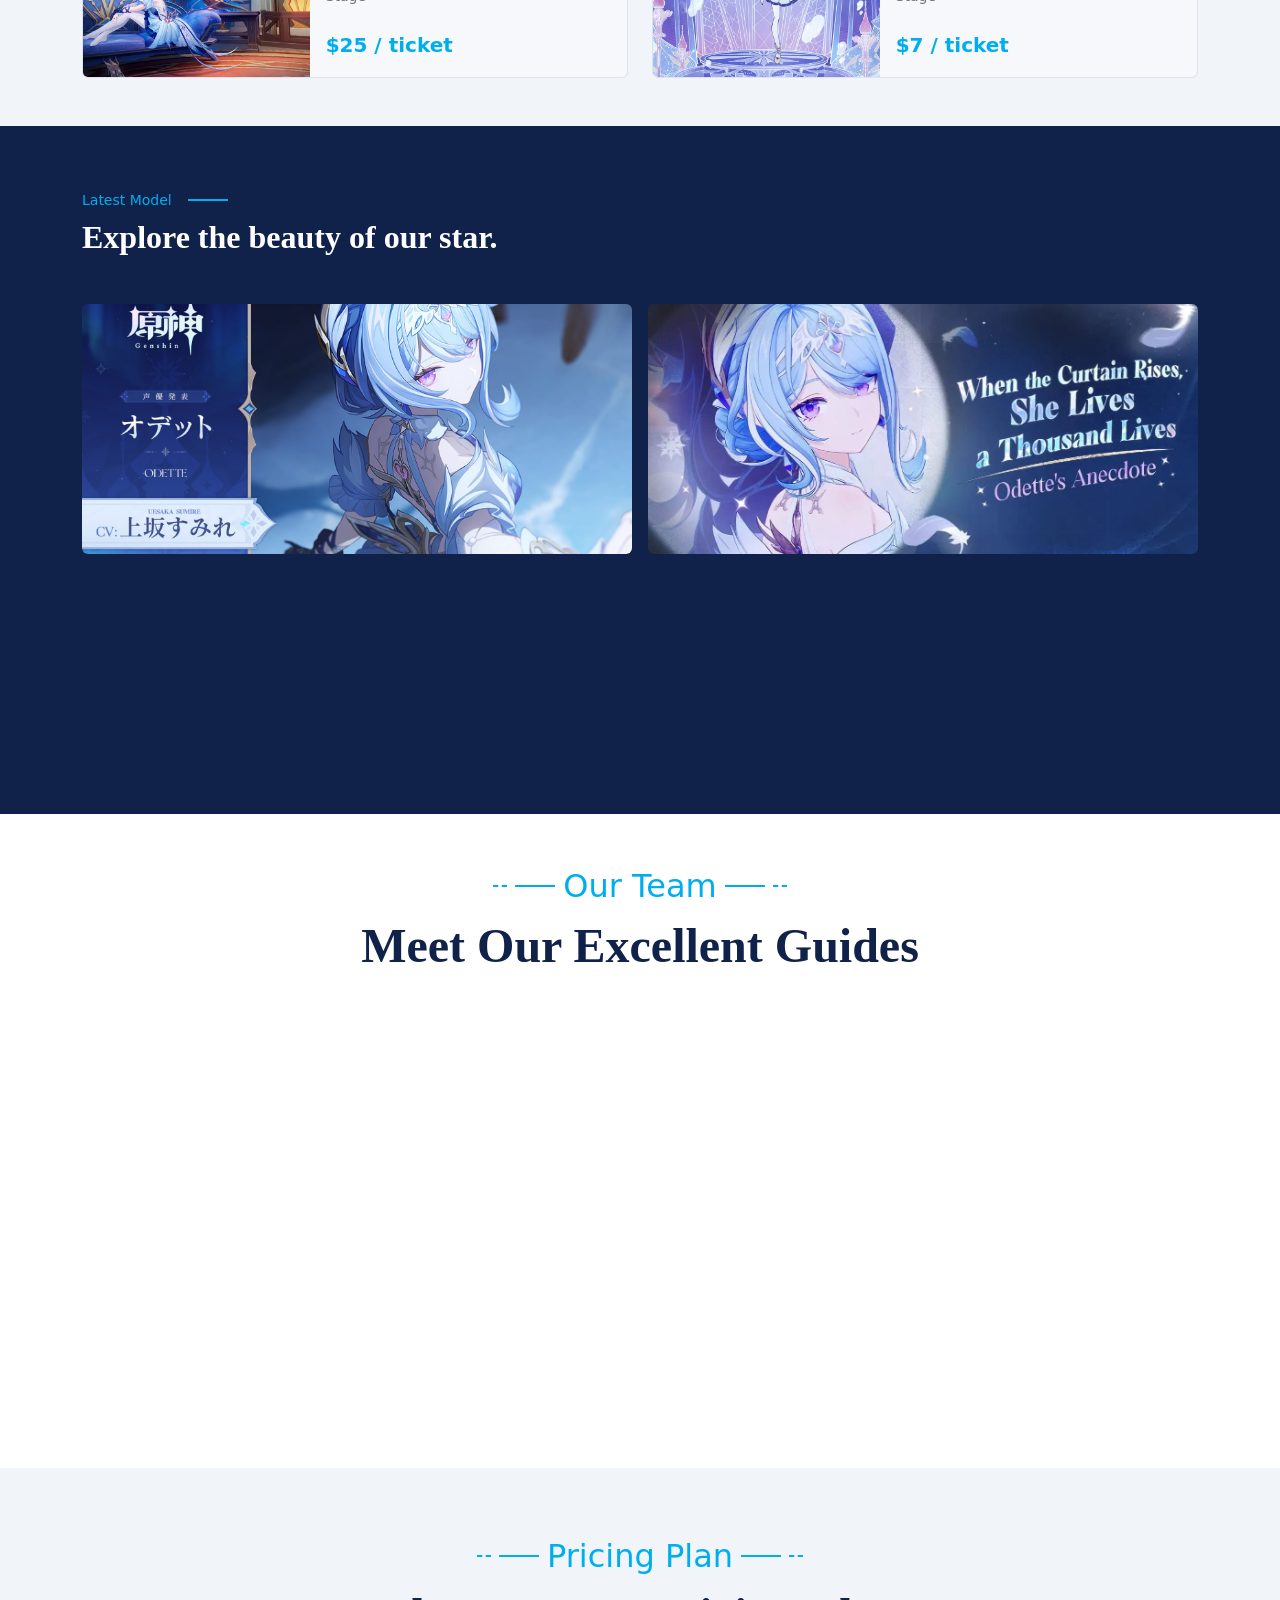
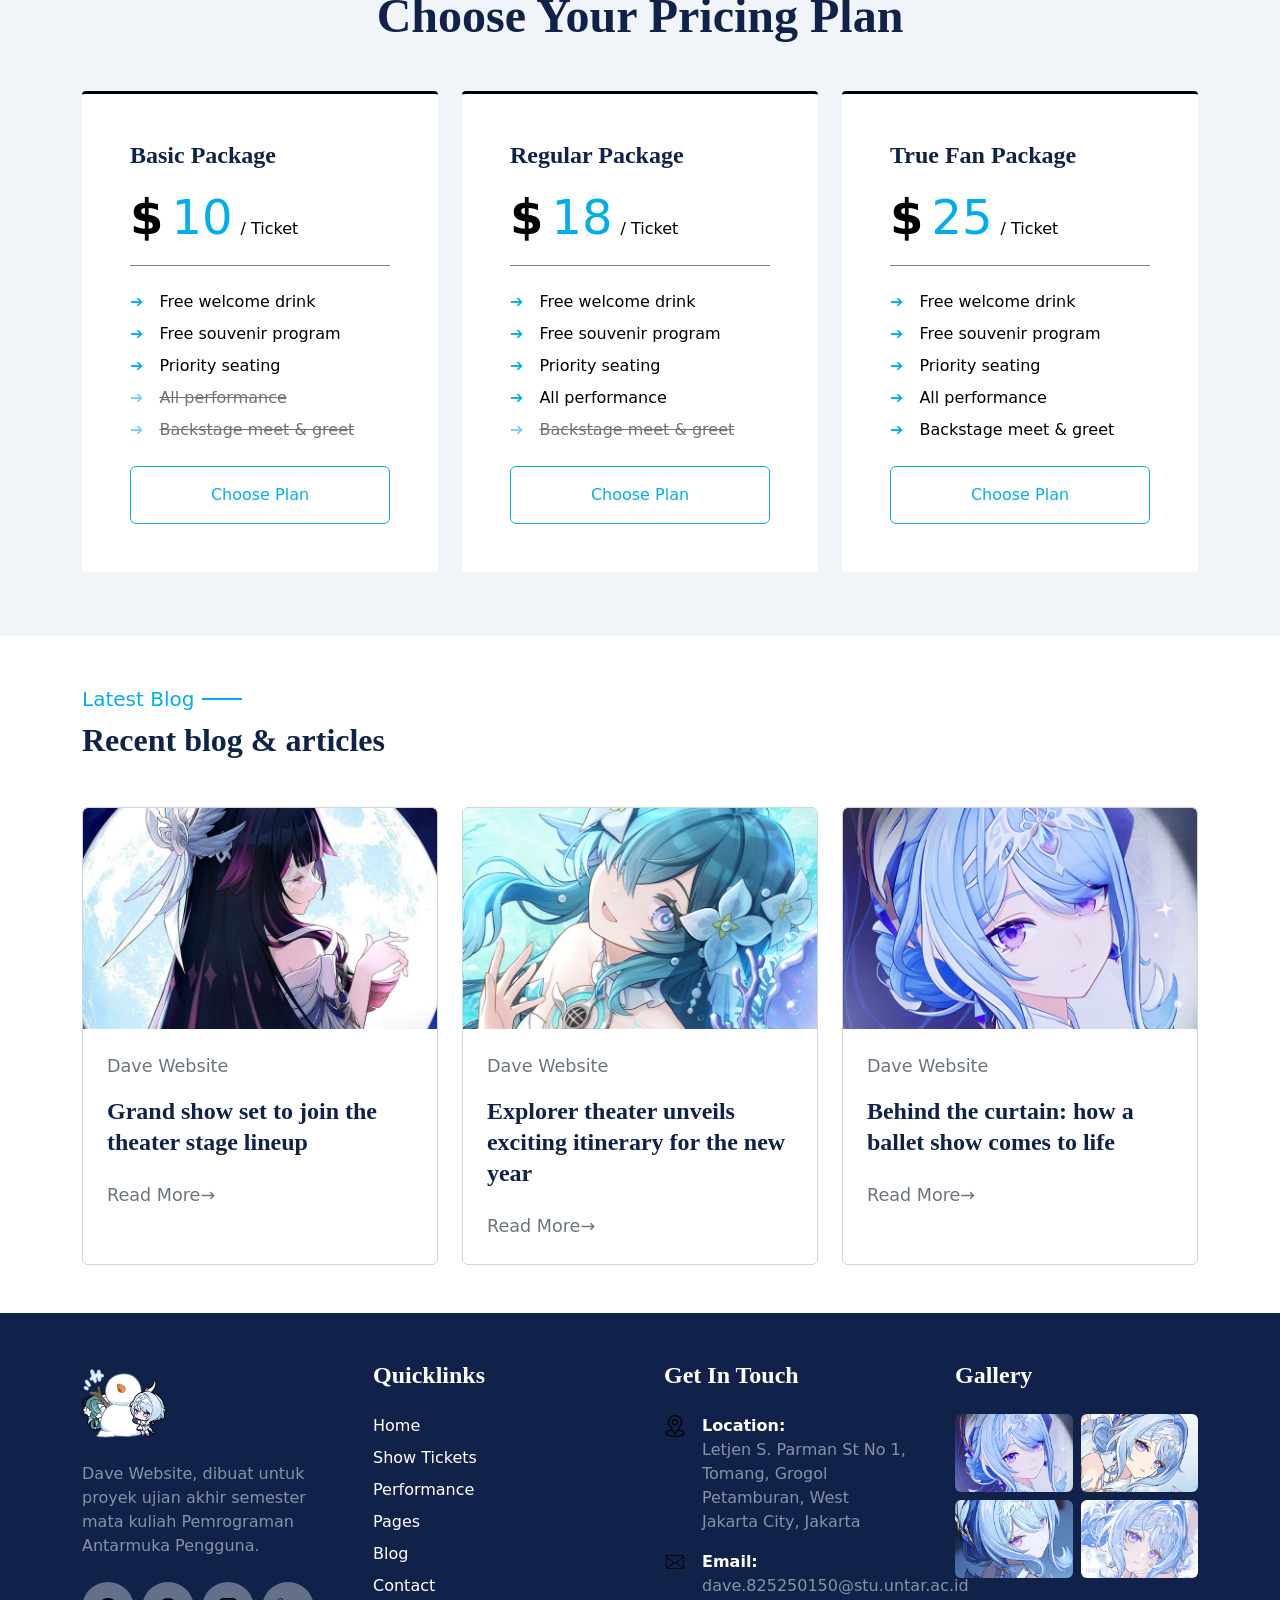
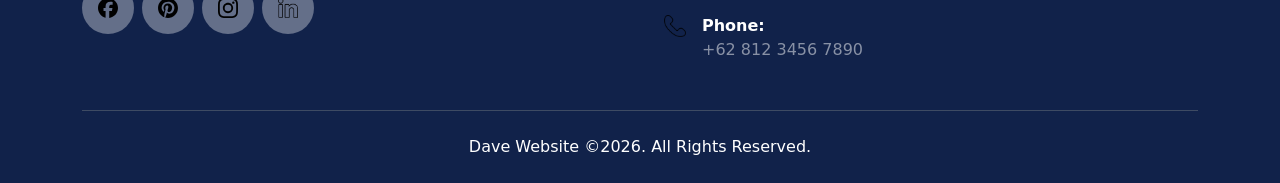
<file: DaveHome2.html>
<!DOCTYPE html>
<html lang="en">
<head>
    <meta charset="UTF-8">
    <meta name="viewport" content="width=device-width, initial-scale=1.0">
    <title>Dave Website</title>
    <link href="images/OdetteSt2.ico" rel="shortcut icon">
    <link href="css/bootstrap.min.css" rel="stylesheet" type="text/css">
    <link href="style.css" rel="stylesheet" type="text/css">
    <link href="scroll.css" rel="stylesheet" type="text/css">
    <link href="chat.css" rel="stylesheet" type="text/css">
</head>
<body>
    
<nav class="navbar navbar-expand-lg bg-white py-3 sticky-top">
  <div class="container-fluid px-5">
    <a class="navbar-brand" href="index.html">
        <img src="images/daveprofile2.png" alt="Logo Dave Website" height="80">
    </a>
    <button class="navbar-toggler" type="button" data-bs-toggle="collapse" data-bs-target="#navbarNavDropdown" aria-controls="navbarNavDropdown" aria-expanded="false" aria-label="Toggle navigation">
      <span class="navbar-toggler-icon"></span>
    </button>
    <div class="collapse navbar-collapse" id="navbarNavDropdown">
      <ul class="navbar-nav ms-auto">
        <li class="nav-item dropdown">
          <a class="nav-link dropdown-toggle" href="#" role="button" data-bs-toggle="dropdown" aria-expanded="false">Home</a>
          <ul class="dropdown-menu">
            <li>
                <a class="dropdown-item" href="index.html">Home</a>
            </li>
            <li>
                <a class="dropdown-item" href="DaveHome2.html">Home Two</a>
            </li>
          </ul>
        </li>
        <li class="nav-item dropdown">
          <a class="nav-link dropdown-toggle" href="#" role="button" data-bs-toggle="dropdown" aria-expanded="false">Show Tickets</a>
          <ul class="dropdown-menu">
            <li>
                <a class="dropdown-item" href="OurShow.html">Our Show</a>
            </li>
          </ul>
        </li>
        <li class="nav-item dropdown">
          <a class="nav-link dropdown-toggle" href="#" role="button" data-bs-toggle="dropdown" aria-expanded="false">Performance</a>
          <ul class="dropdown-menu">
            <li>
                <a class="dropdown-item" href="PopularPerformance.html">Popular Performance</a>
            </li>
            <li>
                <a class="dropdown-item" href="PerformanceDetails.html">Performance Details</a>
            </li>
          </ul>
        </li>
        <li class="nav-item dropdown">
          <a class="nav-link dropdown-toggle" href="#" role="button" data-bs-toggle="dropdown" aria-expanded="false">Blog</a>
          <ul class="dropdown-menu">
            <li><a class="dropdown-item" href="Blog.html">Blog Grid</a></li>
          </ul>
        </li>
        <li class="nav-item">
          <a class="nav-link" href="Contact.html">Contact</a>
        </li>
      </ul>
    </div>
  </div>
</nav>


<div id="sliderHome2" class="carousel slide carousel-fade" data-bs-ride="carousel" data-bs-interval="5000"><!--bagian slider home 2-->
    <div class="carousel-indicators">
        <button type="button" data-bs-target="#sliderHome2" data-bs-slide-to="0" class="active" aria-current="true" aria-label="Slide 1"></button>
        <button type="button" data-bs-target="#sliderHome2" data-bs-slide-to="1" aria-label="Slide 2"></button>
    </div>

    <div class="carousel-inner">
            <div class="carousel-item active">
                <img src="images/OdetteNamecard.webp" class="hero-img d-block w-100 object-fit-cover" alt="Slide 1">
                <div class="hero-overlay position-absolute top-0 bottom-0 start-0 end-0"></div>
                <div class="position-absolute top-0 bottom-0 start-0 end-0 d-flex align-items-center">
                    <div class="container-fluid px-4 px-lg-5">
                        <div class="hero-text">
                            <h2 class="about-title text-white fw-bold display-2 mb-3 slide-from-left delay-1">A Famed Sneznhayan Ballerina</h2>
                            <p class="text-white fs-5 mb-4 slide-from-left">Blossoms against the frozen landscape with a beauty as sharp as frost</p>
                            <div class="d-flex align-items-center gap-4">
                                <a href="DaveHome2.html" class="btn btn-outline-light px-4 py-2 fw-semibold slide-from-left delay-3">Discover More</a>
                                <a href="#popup" class="hero-play slide-from-left delay-2" aria-label="Putar video">
                                    <img src="images/LinneaSt1.png">
                                </a>
                            </div>
                        </div>
                    </div>
                </div>
            </div>
            <div class="carousel-item">
                <img src="images/Odette12.jpeg" class="hero-img d-block w-100 object-fit-cover" alt="Slide 2">
                <div class="hero-overlay position-absolute top-0 bottom-0 start-0 end-0"></div>
                <div class="position-absolute top-0 bottom-0 start-0 end-0 d-flex align-items-center">
                    <div class="container-fluid px-4 px-lg-5">
                        <div class="hero-text">
                            <h2 class="about-title text-white fw-bold display-2 mb-3">A Famed Sneznhayan Ballerina</h2>
                            <p class="text-white fs-5 mb-4">Blossoms against the frozen landscape with a beauty as sharp as frost</p>
                            <div class="d-flex align-items-center gap-4">
                                <a href="DaveHome2.html" class="btn btn-outline-light px-4 py-2 fw-semibold">Discover More</a>
                                <a href="#popup" class="hero-play" aria-label="Putar video">
                                    <img src="images/LinneaSt1.png">
                                </a>
                            </div>
                        </div>
                    </div>
                </div>
            </div>
    </div>
    <button class="carousel-control-prev" type="button" data-bs-target="#sliderHome2" data-bs-slide="prev">
            <span class="carousel-control-prev-icon" aria-hidden="true"></span>
            <span class="visually-hidden">Previous</span>
        </button>
        <button class="carousel-control-next" type="button" data-bs-target="#sliderHome2" data-bs-slide="next">
            <span class="carousel-control-next-icon" aria-hidden="true"></span>
            <span class="visually-hidden">Next</span>
        </button>
</div>


<div class="py-5"><!--bagian who we are n buking-->
    <div class="container py-3">
        <div class="row g-5 align-items-center">
            <!--teks tentang kami-->
            <div class="col-lg-7">
                <div class="row g-4 align-items-center mb-4">
                    <div class="col-sm-5">
                        <img src="images/Odette11.jpeg" class="w-100 object-fit-cover rounded who-img slide-from-left delay-1" alt="Who we are">
                    </div>
                    <div class="col-sm-7">
                        <div class="d-flex align-items-center gap-3 mb-2">
                            <span class="who-label small slide-from-left">Who We Are</span>
                            <span class="line-solid slide-from-left"></span>
                        </div>
                        <h2 class="about-title fw-bold fs-2 mb-3 slide-from-left">Welcome to Our Theater! Best Ballet Shows in Snezhnaya.</h2>
                        <div class="play-wrap mx-auto">
                            <a href="#popup" class="play-btn about-title slide-from-left delay-1">Play</a>
                        </div>
                    </div>
                </div>
                <p class="dropcap text-secondary small lh-lg mb-4 slide-from-bottom delay-2">
                    The Korolevskiy Theater is renowned throughout Snezhnaya. 
                    Dancers offer dreamlike performances upon the stage, while beyond the curtain lies another world all its own.
                </p>
                <a href="DaveHome2.html" class="about-link d-inline-flex align-items-center gap-2 text-decoration-none fw-semibold slide-from-left delay-3">
                    More About Us &#x2794;
                </a>
            </div>

            <!--kartu buking yang di kanan-->
            <div class="col-lg-5 slide-from-right">
            <div class="card book-card h-100">
                <div class="card-body p-4 p-lg-5 text-center d-flex flex-column">
                    <h4 class="about-title fw-bold mb-4">Book For Activities</h4>
                    <select class="form-select mb-4" aria-label="Choose Show">
                        <option selected>Choose Show</option>
                                        <option>Swan Lake Evening</option>
                                        <option>Musical Drama</option>
                                        <option>Sleeping Beauty</option>
                    </select>
                    <a href="PerformanceDetails.html" class="btn btn-about w-100 py-2 mt-auto">Start Booking</a>
                </div>
            </div>
            </div>
        </div>

        <!--3 kartu bukinh-->
        <div class="row row-cols-1 row-cols-md-3 g-4 mt-4">
            <div class="col slide-from-bottom delay-1">
                <div class="card book-card h-100">
                    <div class="card-body p-4 p-lg-5 text-center d-flex flex-column">
                        <h4 class="about-title fw-bold mb-4">Book For Activities</h4>
                        <select class="form-select mb-4" aria-label="Choose Show">
                            <option selected>Choose Show</option>
                                            <option>Swan Lake Evening</option>
                                            <option>Musical Drama</option>
                                            <option>Sleeping Beauty</option>
                        </select>
                        <a href="PerformanceDetails.html" class="btn btn-about w-100 py-2 mt-auto">Start Booking</a>
                    </div>
                </div>
            </div>
            <div class="col slide-from-bottom delay-2">
                <div class="card book-card h-100">
                    <div class="card-body p-4 p-lg-5 text-center d-flex flex-column">
                        <h4 class="about-title fw-bold mb-4">Book For Activities</h4>
                        <select class="form-select mb-4" aria-label="Choose Date">
                            <option selected>Choose Date</option>
                                            <option>This Weekend</option>
                                            <option>Next Week</option>
                                            <option>Next Month</option>
                        </select>
                        <a href="PerformanceDetails.html" class="btn btn-about w-100 py-2 mt-auto">Start Booking</a>
                    </div>
                </div>
            </div>
            <div class="col slide-from-bottom delay-3">
                <div class="card book-card h-100">
                    <div class="card-body p-4 p-lg-5 text-center d-flex flex-column">
                        <h4 class="about-title fw-bold mb-4">Book For Activities</h4>
                        <select class="form-select mb-4" aria-label="Choose Seats">
                            <option selected>Choose Seats</option>
                                            <option>1 - 2 Seats</option>
                                            <option>3 - 5 Seats</option>
                                            <option>6+ Seats</option>
                        </select>
                        <a href="PerformanceDetails.html" class="btn btn-about w-100 py-2 mt-auto">Start Booking</a>
                    </div>
                </div>
            </div>
        </div>
    </div>
</div>



<div class="py-5"><!--bagian place2go-->
    <div class="container">
        <div class="text-center mb-5">
            <div class="d-flex justify-content-center align-items-center gap-2 mb-2">
                <span class="line-dash"></span>
                <span class="line-solid"></span>
                <span class="font-script about-label">Places To Go</span>
                <span class="line-solid"></span>
                <span class="line-dash"></span>
            </div>
            <h2 class="about-title fw-bold display-5">Our Stages &amp; Venues</h2>
        </div>

        <div class="row g-3">
            <!--kiri-->
            <div class="col-lg-6">
                <div class="row g-3">
                    <div class="col-12">
                    <div class="dest-card dest-tall rounded slide-from-left">
                        <img src="images/Odette1.jpeg" class="w-100 h-100 object-fit-cover" alt="Grand Theater">
                        <div class="dest-caption position-absolute bottom-0 start-0 w-100 px-4 pb-3 pt-5">
                            <h5 class="about-title text-white fw-bold fs-5 mb-0">Grand Theater</h5>
                        </div>
                    </div>
                    </div>
                    <div class="col-6">
                    <div class="dest-card dest-short rounded slide-from-left">
                        <img src="images/Jahoda1.png" class="w-100 h-100 object-fit-cover" alt="Studio Hall">
                        <div class="dest-caption position-absolute bottom-0 start-0 w-100 px-4 pb-3 pt-5">
                            <h5 class="about-title text-white fw-bold fs-5 mb-0">Studio Hall</h5>
                        </div>
                    </div>
                    </div>
                    <div class="col-6">
                    <div class="dest-card dest-short rounded slide-from-bottom">
                        <img src="images/Lumine3.jpeg" class="w-100 h-100 object-fit-cover" alt="Garden Stage">
                        <div class="dest-caption position-absolute bottom-0 start-0 w-100 px-4 pb-3 pt-5">
                            <h5 class="about-title text-white fw-bold fs-5 mb-0">Garden Stage</h5>
                        </div>
                    </div>
                    </div>
                </div>
            </div>
            <!--tengah-->
            <div class="col-6 col-lg-3">
                <div class="row g-3">
                    <div class="col-12">
                    <div class="dest-card dest-tall rounded slide-from-bottom">
                        <img src="images/Columbina2.jpeg" class="w-100 h-100 object-fit-cover" alt="Royal Hall">
                        <div class="dest-caption position-absolute bottom-0 start-0 w-100 px-4 pb-3 pt-5">
                            <h5 class="about-title text-white fw-bold fs-5 mb-0">Royal Hall</h5>
                        </div>
                    </div>
                    </div>
                    <div class="col-12">
                    <div class="dest-card dest-short rounded slide-from-bottom delay-1">
                        <img src="images/Odette22.jpeg" class="w-100 h-100 object-fit-cover" alt="Opera House">
                        <div class="dest-caption position-absolute bottom-0 start-0 w-100 px-4 pb-3 pt-5">
                            <h5 class="about-title text-white fw-bold fs-5 mb-0">Opera House</h5>
                        </div>
                    </div>
                    </div>
                </div>
            </div>
            <!--kanan-->
            <div class="col-6 col-lg-3">
                <div class="row g-3">
                    <div class="col-12">
                    <div class="dest-card dest-short rounded slide-from-right">
                        <img src="images/Escoffier5.jpeg" class="w-100 h-100 object-fit-cover" alt="Open Air Stage">
                        <div class="dest-caption position-absolute bottom-0 start-0 w-100 px-4 pb-3 pt-5">
                            <h5 class="about-title text-white fw-bold fs-5 mb-0">Open Air Stage</h5>
                        </div>
                    </div>
                    </div>
                    <div class="col-12">
                    <div class="dest-card dest-tall rounded slide-from-right delay-1">
                        <img src="images/Odette34.jpeg" class="w-100 h-100 object-fit-cover" alt="Main Stage">
                        <div class="dest-caption position-absolute bottom-0 start-0 w-100 px-4 pb-3 pt-5">
                            <h5 class="about-title text-white fw-bold fs-5 mb-0">Main Stage</h5>
                        </div>
                    </div>
                    </div>
                </div>
            </div>
        </div>

        <div class="text-center mt-5 pt-3">
            <a href="OurShow.html" class="btn btn-outline-about px-5 py-2">All Venues</a>
        </div>
    </div>
</div>


<div class="testi-section py-5"><!--bagian testi drag-->
    <div class="container py-4">
        <div class="text-center mb-5">
            <div class="d-flex justify-content-center align-items-center gap-2 mb-2">
                <span class="line-dash"></span>
                <span class="line-solid"></span>
                <span class="font-script about-label">Testimonial</span>
                <span class="line-solid"></span>
                <span class="line-dash"></span>
            </div>
            <h2 class="about-title text-white fw-bold display-5">What Are Audience Says?</h2>
        </div>

        <div id="testiDrag" class="testi-drag d-flex" tabindex="0" role="region" aria-label="Testimoni, geser untuk melihat lainnya">
                <div class="testi-item">
                    <div class="testi-card d-flex flex-column flex-sm-row gap-4 p-4 h-100 rounded slide-from-bottom">
                        <div class="text-center flex-shrink-0">
                            <img src="images/Escoffier6.jpeg" class="testi-img rounded object-fit-cover" alt="Mariya Soniya" draggable="false">
                            <div class="testi-stars mt-3">&#9733;&#9733;&#9733;&#9733;&#9733;</div>
                        </div>
                        <div>
                            <p class="testi-quote text-white-50 mb-3">
                                &ldquo;Thanks to the theater's bookings, we had an amazing night at the show. The staff made everything easy from start to finish, and we will definitely come back again!&rdquo;
                            </p>
                            <h5 class="about-title text-white fw-bold mb-1">Escoffier</h5>
                            <div class="text-white-50 small">Nov 2026, Swan Lake Evening</div>
                        </div>
                    </div>
                </div>
                <div class="testi-item">
                    <div class="testi-card d-flex flex-column flex-sm-row gap-4 p-4 h-100 rounded slide-from-bottom delay-1">
                        <div class="text-center flex-shrink-0">
                            <img src="images/Linnea3.jpeg" class="testi-img rounded object-fit-cover" alt="Maydul Islam" draggable="false">
                            <div class="testi-stars mt-3">&#9733;&#9733;&#9733;&#9733;&#9733;</div>
                        </div>
                        <div>
                            <p class="testi-quote text-white-50 mb-3">
                                &ldquo;Thanks to the theater's bookings, we had an amazing night at the show. The staff made everything easy from start to finish, and we will definitely come back again!&rdquo;
                            </p>
                            <h5 class="about-title text-white fw-bold mb-1">Linnea</h5>
                            <div class="text-white-50 small">Nov 2026, Musical Drama</div>
                        </div>
                    </div>
                </div>
                <div class="testi-item">
                    <div class="testi-card d-flex flex-column flex-sm-row gap-4 p-4 h-100 rounded">
                        <div class="text-center flex-shrink-0">
                            <img src="images/Nahida2.jpeg" class="testi-img rounded object-fit-cover" alt="Lisa J. Franco" draggable="false">
                            <div class="testi-stars mt-3">&#9733;&#9733;&#9733;&#9733;&#9733;</div>
                        </div>
                        <div>
                            <p class="testi-quote text-white-50 mb-3">
                                &ldquo;Thanks to the theater's bookings, we had an amazing night at the show. The staff made everything easy from start to finish, and we will definitely come back again!&rdquo;
                            </p>
                            <h5 class="about-title text-white fw-bold mb-1">Nahida</h5>
                            <div class="text-white-50 small">Oct 2026, Sleeping Beauty</div>
                        </div>
                    </div>
                </div>
                <div class="testi-item">
                    <div class="testi-card d-flex flex-column flex-sm-row gap-4 p-4 h-100 rounded">
                        <div class="text-center flex-shrink-0">
                            <img src="images/Lumine2.jpeg" class="testi-img rounded object-fit-cover" alt="Rakib Roni" draggable="false">
                            <div class="testi-stars mt-3">&#9733;&#9733;&#9733;&#9733;&#9733;</div>
                        </div>
                        <div>
                            <p class="testi-quote text-white-50 mb-3">
                                &ldquo;Thanks to the theater's bookings, we had an amazing night at the show. The staff made everything easy from start to finish, and we will definitely come back again!&rdquo;
                            </p>
                            <h5 class="about-title text-white fw-bold mb-1">Lumine</h5>
                            <div class="text-white-50 small">Oct 2026, Odette's Farewell</div>
                        </div>
                    </div>
                </div>
        </div>

        <div class="d-flex justify-content-center gap-2 mt-4">
            <button type="button" class="testi-dot active" aria-label="Slide 1"></button>
            <button type="button" class="testi-dot" aria-label="Slide 2"></button>
        </div>
    </div>
</div>


<div class="bg-light py-5"><!--bagian why chus as-->
    <div class="container py-3">
        <div class="text-center mb-5">
            <div class="d-flex justify-content-center align-items-center gap-2 mb-2">
                <span class="line-dash"></span>
                <span class="line-solid"></span>
                <span class="font-script about-label">What We Do</span>
                <span class="line-solid"></span>
                <span class="line-dash"></span>
            </div>
            <h2 class="about-title fw-bold display-5">Why Choose Us</h2>
        </div>

        <div class="row row-cols-1 row-cols-md-2 row-cols-lg-3 g-3">
            <div class="col">
                <div class="why-card h-100 slide-from-left">
                    <div class="why-inner position-relative d-flex gap-3 p-4">
                        <div class="why-icon d-flex align-items-center justify-content-center flex-shrink-0">
                            <div class="why-icon-in d-flex align-items-center justify-content-center">
                                <img src="images/OdetteSt1.png">
                            </div>
                        </div>
                        <div>
                            <h5 class="why-title about-title fw-bold fs-5 mb-1">Skilled Performers</h5>
                            <p class="why-text small lh-lg mb-0">
                                A famed Snezhnayan ballerina who blossoms against the frozen landscape with a beauty as sharp as frost.
                            </p>
                        </div>
                    </div>
                </div>
            </div>
            <div class="col">
                <div class="why-card h-100 slide-from-bottom">
                    <div class="why-inner position-relative d-flex gap-3 p-4">
                        <div class="why-icon d-flex align-items-center justify-content-center flex-shrink-0">
                            <div class="why-icon-in d-flex align-items-center justify-content-center">
                                <img src="images/VodyanitsaSt1.png">
                            </div>
                        </div>
                        <div>
                            <h5 class="why-title about-title fw-bold fs-5 mb-1">Grand Stage</h5>
                            <p class="why-text small lh-lg mb-0">
                                The Korolevskiy Theater is renowned throughout Snezhnaya. 
                            </p>
                        </div>
                    </div>
                </div>
            </div>
            <div class="col">
                <div class="why-card h-100 slide-from-right">
                    <div class="why-inner position-relative d-flex gap-3 p-4">
                        <div class="why-icon d-flex align-items-center justify-content-center flex-shrink-0">
                            <div class="why-icon-in d-flex align-items-center justify-content-center">
                                <img src="images/ColumbinaSt3.png">
                            </div>
                        </div>
                        <div>
                            <h5 class="why-title about-title fw-bold fs-5 mb-1">Super Easy Booking</h5>
                            <p class="why-text small lh-lg mb-0">
                                Their devotion is not difficult to understand.
                            </p>
                        </div>
                    </div>
                </div>
            </div>
            <div class="col">
                <div class="why-card h-100 slide-from-left delay-1">
                    <div class="why-inner position-relative d-flex gap-3 p-4">
                        <div class="why-icon d-flex align-items-center justify-content-center flex-shrink-0">
                            <div class="why-icon-in d-flex align-items-center justify-content-center">
                                <img src="images/LinneaSt3.png">
                            </div>
                        </div>
                        <div>
                            <h5 class="why-title about-title fw-bold fs-5 mb-1">Premium Seats</h5>
                            <p class="why-text small lh-lg mb-0">
                                Dancers offer dreamlike performances upon the stage, while beyond the curtain lies another world all its own.
                            </p>
                        </div>
                    </div>
                </div>
            </div>
            <div class="col">
                <div class="why-card h-100 slide-from-bottom delay-1">
                    <div class="why-inner position-relative d-flex gap-3 p-4">
                        <div class="why-icon d-flex align-items-center justify-content-center flex-shrink-0">
                            <div class="why-icon-in d-flex align-items-center justify-content-center">
                                <img src="images/OdetteSt3.png">
                            </div>
                        </div>
                        <div>
                            <h5 class="why-title about-title fw-bold fs-5 mb-1">Backstage Tours</h5>
                            <p class="why-text small lh-lg mb-0">
                                Odette Spessiva, prima ballerina of the Korolevskiy Troupe, appears on promotional posters wearing the same composed expression.
                            </p>
                        </div>
                    </div>
                </div>
            </div>
            <div class="col">
                <div class="why-card h-100 slide-from-right delay-1">
                    <div class="why-inner position-relative d-flex gap-3 p-4">
                        <div class="why-icon d-flex align-items-center justify-content-center flex-shrink-0">
                            <div class="why-icon-in d-flex align-items-center justify-content-center">
                                <img src="images/VesnaSt1.png">
                            </div>
                        </div>
                        <div>
                            <h5 class="why-title about-title fw-bold fs-5 mb-1">Dance Classes</h5>
                            <p class="why-text small lh-lg mb-0">
                                Every step and every lift of her hand carries the precision of a finely cut gemstone.
                            </p>
                        </div>
                    </div>
                </div>
            </div>
            <div class="col">
                <div class="why-card h-100 slide-from-left delay-1">
                    <div class="why-inner position-relative d-flex gap-3 p-4">
                        <div class="why-icon d-flex align-items-center justify-content-center flex-shrink-0">
                            <div class="why-icon-in d-flex align-items-center justify-content-center">
                                <img src="images/NahidaSt1.png">
                            </div>
                        </div>
                        <div>
                            <h5 class="why-title about-title fw-bold fs-5 mb-1">Live Orchestra</h5>
                            <p class="why-text small lh-lg mb-0">
                                As dawn brightens and the rest of the troupe begins to file in, they often pause at the sight of her.
                            </p>
                        </div>
                    </div>
                </div>
            </div>
            <div class="col">
                <div class="why-card h-100 slide-from-bottom delay-1">
                    <div class="why-inner position-relative d-flex gap-3 p-4">
                        <div class="why-icon d-flex align-items-center justify-content-center flex-shrink-0">
                            <div class="why-icon-in d-flex align-items-center justify-content-center">
                                <img src="images/JahodaSt3.png">
                            </div>
                        </div>
                        <div>
                            <h5 class="why-title about-title fw-bold fs-5 mb-1">5 Star Service</h5>
                            <p class="why-text small lh-lg mb-0">
                                The gems that adorn it glisten with a quiet elegance beneath the stage lights.
                            </p>
                        </div>
                    </div>
                </div>
            </div>
            <div class="col">
                <div class="why-card h-100 slide-from-right delay-1">
                    <div class="why-inner position-relative d-flex gap-3 p-4">
                        <div class="why-icon d-flex align-items-center justify-content-center flex-shrink-0">
                            <div class="why-icon-in d-flex align-items-center justify-content-center">
                                <img src="images/FurinaSt1.png">
                            </div>
                        </div>
                        <div>
                            <h5 class="why-title about-title fw-bold fs-5 mb-1">Event Planning</h5>
                            <p class="why-text small lh-lg mb-0">
                                Each movement catching the light with a brilliance that holds the eye.
                            </p>
                        </div>
                    </div>
                </div>
            </div>
        </div>
    </div>
</div>



<div class="detail-section py-5"><!--bagian daftar performance-->
    <div class="container">
        <div class="text-center mb-5">
            <div class="d-flex justify-content-center align-items-center gap-2 mb-2">
                <span class="line-dash"></span>
                <span class="line-solid"></span>
                <span class="font-script about-label">Book Today</span>
                <span class="line-solid"></span>
                <span class="line-dash"></span>
            </div>
            <h2 class="about-title fw-bold display-5">Performances For All Seasons</h2>
        </div>

        <div class="row g-4">
            <div class="col-lg-6">
                <div class="detail-card card h-100 overflow-hidden slide-from-bottom">
                    <div class="row g-0 h-100">
                        <div class="col-sm-5">
                            <div class="detail-img-wrap position-relative h-100">
                                <img src="images/Odette32.jpeg" class="position-absolute top-0 start-0 w-100 h-100 object-fit-cover" alt="Swan Lake Evening">
                                <button type="button" class="detail-like position-absolute top-0 start-0 m-2 d-flex align-items-center justify-content-center" aria-label="Suka Swan Lake Evening">
                                    <img src="images/LinneaSt1.png">
                                </button>
                            </div>
                        </div>
                        <div class="col-sm-7">
                            <div class="card-body d-flex flex-column h-100 p-3">
                                <div class="d-flex justify-content-between align-items-center small text-uppercase text-secondary">
                                    <span>Korolevskiy Theater</span>
                                    <span class="fw-semibold d-flex align-items-center gap-1"><span class="detail-star">&#9733;</span> 4.99/5</span>
                                </div>
                                <h5 class="fs-6 fw-bold mt-2 mb-1">Swan Lake Evening</h5>
                                <p class="text-secondary small mb-3">120 Seats . 2 Hours . 1 Intermission . 1 Stage</p>
                                <div class="d-flex justify-content-between align-items-center gap-2 mt-auto">
                                    <div class="detail-harga fw-bold fs-5">$5 / ticket</div>
                                    <a href="Contact.html" class="btn btn-sm detail-book fw-semibold">Book Now</a>
                                </div>
                            </div>
                        </div>
                    </div>
                </div>
            </div>
            <div class="col-lg-6">
                <div class="detail-card card h-100 overflow-hidden slide-from-bottom">
                    <div class="row g-0 h-100">
                        <div class="col-sm-5">
                            <div class="detail-img-wrap position-relative h-100">
                                <img src="images/Odette36.jpeg" class="position-absolute top-0 start-0 w-100 h-100 object-fit-cover" alt="Odette's Farewell">
                                <button type="button" class="detail-like position-absolute top-0 start-0 m-2 d-flex align-items-center justify-content-center" aria-label="Suka Odette's Farewell">
                                    <img src="images/LinneaSt1.png">
                                </button>
                            </div>
                        </div>
                        <div class="col-sm-7">
                            <div class="card-body d-flex flex-column h-100 p-3">
                                <div class="d-flex justify-content-between align-items-center small text-uppercase text-secondary">
                                    <span>Korolevskiy Theater</span>
                                    <span class="fw-semibold d-flex align-items-center gap-1"><span class="detail-star">&#9733;</span> 4.99/5</span>
                                </div>
                                <h5 class="fs-6 fw-bold mt-2 mb-1">Odette's Farewell</h5>
                                <p class="text-secondary small mb-3">120 Seats . 2 Hours . 1 Intermission . 1 Stage</p>
                                <div class="d-flex justify-content-between align-items-center gap-2 mt-auto">
                                    <div class="detail-harga fw-bold fs-5">$10 / ticket</div>
                                    <a href="Contact.html" class="btn btn-sm detail-book fw-semibold">Book Now</a>
                                </div>
                            </div>
                        </div>
                    </div>
                </div>
            </div>
            <div class="col-lg-6">
                <div class="detail-card card h-100 overflow-hidden slide-from-bottom delay-1">
                    <div class="row g-0 h-100">
                        <div class="col-sm-5">
                            <div class="detail-img-wrap position-relative h-100">
                                <img src="images/Odette33.jpeg" class="position-absolute top-0 start-0 w-100 h-100 object-fit-cover" alt="Snow Queen Gala">
                                <button type="button" class="detail-like position-absolute top-0 start-0 m-2 d-flex align-items-center justify-content-center" aria-label="Suka Snow Queen Gala">
                                    <img src="images/LinneaSt1.png">
                                </button>
                            </div>
                        </div>
                        <div class="col-sm-7">
                            <div class="card-body d-flex flex-column h-100 p-3">
                                <div class="d-flex justify-content-between align-items-center small text-uppercase text-secondary">
                                    <span>Korolevskiy Theater</span>
                                    <span class="fw-semibold d-flex align-items-center gap-1"><span class="detail-star">&#9733;</span> 4.99/5</span>
                                </div>
                                <h5 class="fs-6 fw-bold mt-2 mb-1">Snow Queen Gala</h5>
                                <p class="text-secondary small mb-3">120 Seats . 2 Hours . 1 Intermission . 1 Stage</p>
                                <div class="d-flex justify-content-between align-items-center gap-2 mt-auto">
                                    <div class="detail-harga fw-bold fs-5">$15 / ticket</div>
                                    <a href="Contact.html" class="btn btn-sm detail-book fw-semibold">Book Now</a>
                                </div>
                            </div>
                        </div>
                    </div>
                </div>
            </div>
            <div class="col-lg-6">
                <div class="detail-card card h-100 overflow-hidden slide-from-bottom delay-1">
                    <div class="row g-0 h-100">
                        <div class="col-sm-5">
                            <div class="detail-img-wrap position-relative h-100">
                                <img src="images/Odette2.jpeg" class="position-absolute top-0 start-0 w-100 h-100 object-fit-cover" alt="Musical Drama">
                                <button type="button" class="detail-like position-absolute top-0 start-0 m-2 d-flex align-items-center justify-content-center" aria-label="Suka Nutcracker Special">
                                    <img src="images/LinneaSt1.png">
                                </button>
                            </div>
                        </div>
                        <div class="col-sm-7">
                            <div class="card-body d-flex flex-column h-100 p-3">
                                <div class="d-flex justify-content-between align-items-center small text-uppercase text-secondary">
                                    <span>Korolevskiy Theater</span>
                                    <span class="fw-semibold d-flex align-items-center gap-1"><span class="detail-star">&#9733;</span> 4.99/5</span>
                                </div>
                                <h5 class="fs-6 fw-bold mt-2 mb-1">Musical Drama</h5>
                                <p class="text-secondary small mb-3">120 Seats . 2 Hours . 1 Intermission . 1 Stage</p>
                                <div class="d-flex justify-content-between align-items-center gap-2 mt-auto">
                                    <div class="detail-harga fw-bold fs-5">$20 / ticket</div>
                                    <a href="Contact.html" class="btn btn-sm detail-book fw-semibold">Book Now</a>
                                </div>
                            </div>
                        </div>
                    </div>
                </div>
            </div>
            <div class="col-lg-6">
                <div class="detail-card card h-100 overflow-hidden slide-from-bottom delay-2">
                    <div class="row g-0 h-100">
                        <div class="col-sm-5">
                            <div class="detail-img-wrap position-relative h-100">
                                <img src="images/Odette38.webp" class="position-absolute top-0 start-0 w-100 h-100 object-fit-cover" alt="Sleeping Beauty">
                                <button type="button" class="detail-like position-absolute top-0 start-0 m-2 d-flex align-items-center justify-content-center" aria-label="Suka Sleeping Beauty">
                                    <img src="images/LinneaSt1.png">
                                </button>
                            </div>
                        </div>
                        <div class="col-sm-7">
                            <div class="card-body d-flex flex-column h-100 p-3">
                                <div class="d-flex justify-content-between align-items-center small text-uppercase text-secondary">
                                    <span>Korolevskiy Theater</span>
                                    <span class="fw-semibold d-flex align-items-center gap-1"><span class="detail-star">&#9733;</span> 4.99/5</span>
                                </div>
                                <h5 class="fs-6 fw-bold mt-2 mb-1">Sleeping Beauty</h5>
                                <p class="text-secondary small mb-3">120 Seats . 2 Hours . 1 Intermission . 1 Stage</p>
                                <div class="d-flex justify-content-between align-items-center gap-2 mt-auto">
                                    <div class="detail-harga fw-bold fs-5">$25 / ticket</div>
                                    <a href="Contact.html" class="btn btn-sm detail-book fw-semibold">Book Now</a>
                                </div>
                            </div>
                        </div>
                    </div>
                </div>
            </div>
            <div class="col-lg-6">
                <div class="detail-card card h-100 overflow-hidden slide-from-bottom delay-2">
                    <div class="row g-0 h-100">
                        <div class="col-sm-5">
                            <div class="detail-img-wrap position-relative h-100">
                                <img src="images/Odette34.jpeg" class="position-absolute top-0 start-0 w-100 h-100 object-fit-cover" alt="The Royal Ballet Night">
                                <button type="button" class="detail-like position-absolute top-0 start-0 m-2 d-flex align-items-center justify-content-center" aria-label="Suka The Royal Ballet Night">
                                    <img src="images/LinneaSt1.png">
                                </button>
                            </div>
                        </div>
                        <div class="col-sm-7">
                            <div class="card-body d-flex flex-column h-100 p-3">
                                <div class="d-flex justify-content-between align-items-center small text-uppercase text-secondary">
                                    <span>Korolevskiy Theater</span>
                                    <span class="fw-semibold d-flex align-items-center gap-1"><span class="detail-star">&#9733;</span> 4.99/5</span>
                                </div>
                                <h5 class="fs-6 fw-bold mt-2 mb-1">The Royal Ballet Night</h5>
                                <p class="text-secondary small mb-3">120 Seats . 2 Hours . 1 Intermission . 1 Stage</p>
                                <div class="d-flex justify-content-between align-items-center gap-2 mt-auto">
                                    <div class="detail-harga fw-bold fs-5">$7 / ticket</div>
                                    <a href="Contact.html" class="btn btn-sm detail-book fw-semibold">Book Now</a>
                                </div>
                            </div>
                        </div>
                    </div>
                </div>
            </div>
        </div>
    </div>
</div>


<div class="galeri-section py-5"><!--bagian galeri-->
    <div class="container py-3">
        <div class="mb-5">
            <div class="d-flex align-items-center gap-3 mb-2">
                <span class="galeri-label small">Latest Model</span>
                <span class="line-solid"></span>
            </div>
            <h2 class="about-title text-white fw-bold fs-2 galeri-judul">Explore the beauty of our star.</h2>
        </div>

        <div class="row g-3 slide-from-left">
            <div class="col-md-6">
                <button type="button" class="galeri-thumb galeri-lg w-100 p-0 border-0 rounded overflow-hidden"
                        data-grup="atas" data-bs-toggle="modal" data-bs-target="#modalGaleri" aria-label="Buka gambar: Backstage Preparation">
                    <img src="images/Odette1.jpeg" class="w-100 h-100 object-fit-cover" alt="Backstage Preparation" draggable="false">
                </button>
            </div>
            <div class="col-md-6 slide-from-right delay-1">
                <button type="button" class="galeri-thumb galeri-lg w-100 p-0 border-0 rounded overflow-hidden"
                        data-grup="atas" data-bs-toggle="modal" data-bs-target="#modalGaleri" aria-label="Buka gambar: Rehearsal on Stage">
                    <img src="images/Odette5.jpeg" class="w-100 h-100 object-fit-cover" alt="Rehearsal on Stage" draggable="false">
                </button>
            </div>
            <div class="col-md-4 slide-from-bottom">
                <button type="button" class="galeri-thumb galeri-md w-100 p-0 border-0 rounded overflow-hidden"
                        data-grup="bawah" data-bs-toggle="modal" data-bs-target="#modalGaleri" aria-label="Buka gambar: Opening Night">
                    <img src="images/Odette38.webp" class="w-100 h-100 object-fit-cover" alt="Opening Night" draggable="false">
                </button>
            </div>
            <div class="col-md-4 slide-from-bottom delay-1">
                <button type="button" class="galeri-thumb galeri-md w-100 p-0 border-0 rounded overflow-hidden"
                        data-grup="bawah" data-bs-toggle="modal" data-bs-target="#modalGaleri" aria-label="Buka gambar: Behind the Curtain">
                    <img src="images/Vodyanitsa3.jpeg" class="w-100 h-100 object-fit-cover" alt="Behind the Curtain" draggable="false">
                </button>
            </div>
            <div class="col-md-4 slide-from-bottom delay-2">
                <button type="button" class="galeri-thumb galeri-md w-100 p-0 border-0 rounded overflow-hidden"
                        data-grup="bawah" data-bs-toggle="modal" data-bs-target="#modalGaleri" aria-label="Buka gambar: Curtain Call">
                    <img src="images/Columbina1.jpeg" class="w-100 h-100 object-fit-cover" alt="Curtain Call" draggable="false">
                </button>
            </div>
        </div>
    </div>
</div>


<div class="py-5"><!--bagian team-->
    <div class="container">
        <div class="text-center mb-5">
            <div class="d-flex justify-content-center align-items-center gap-2 mb-2">
                <span class="line-dash"></span>
                <span class="line-solid"></span>
                <span class="font-script about-label">Our Team</span>
                <span class="line-solid"></span>
                <span class="line-dash"></span>
            </div>
            <h2 class="about-title fw-bold display-5">Meet Our Excellent Guides</h2>
        </div>

        <div class="row row-cols-1 row-cols-sm-2 row-cols-lg-4 g-3">
            <div class="col">
                <div class="card team-card border-0 slide-from-right">
                    <div class="team-img-wrap position-relative">
                        <img src="images/Columbina1.jpeg" class="card-img-top w-100 object-fit-cover" alt="Columbina Hyposelenia">
                        <a href="#" class="team-share position-absolute bottom-0 end-0 m-2 d-flex align-items-center justify-content-center" aria-label="Share Columbina Hyposelenia">
                            <img src="images/LinneaSt1.png">
                        </a>
                    </div>
                    <div class="card-body px-4 py-3">
                        <h5 class="team-name fs-5 mb-1">Columbina Hyposelenia</h5>
                        <p class="team-role small fw-semibold mb-0">Director</p>
                    </div>
                </div>
            </div>
            <div class="col">
                <div class="card team-card border-0 slide-from-right delay-1">
                    <div class="team-img-wrap position-relative">
                        <img src="images/Lumine1.jpeg" class="card-img-top w-100 object-fit-cover" alt="Lumine">
                        <a href="#" class="team-share position-absolute bottom-0 end-0 m-2 d-flex align-items-center justify-content-center" aria-label="Share Lumine">
                            <img src="images/LinneaSt1.png">
                        </a>
                    </div>
                    <div class="card-body px-4 py-3">
                        <h5 class="team-name fs-5 mb-1">Lumine</h5>
                        <p class="team-role small fw-semibold mb-0">Choreographer</p>
                    </div>
                </div>
            </div>
            <div class="col">
                <div class="card team-card border-0 slide-from-right delay-2">
                    <div class="team-img-wrap position-relative">
                        <img src="images/Odette15.jpeg" class="card-img-top w-100 object-fit-cover" alt="Odette Spessiva">
                        <a href="#" class="team-share position-absolute bottom-0 end-0 m-2 d-flex align-items-center justify-content-center" aria-label="Share Odette Spessiva">
                            <img src="images/LinneaSt1.png">
                        </a>
                    </div>
                    <div class="card-body px-4 py-3">
                        <h5 class="team-name fs-5 mb-1">Odette Spessiva</h5>
                        <p class="team-role small fw-semibold mb-0">Lead Dancer</p>
                    </div>
                </div>
            </div>
            <div class="col">
                <div class="card team-card border-0 slide-from-right delay-3">
                    <div class="team-img-wrap position-relative">
                        <img src="images/Vodyanitsa2.jpeg" class="card-img-top w-100 object-fit-cover" alt="Vodyanitsa">
                        <a href="#" class="team-share position-absolute bottom-0 end-0 m-2 d-flex align-items-center justify-content-center" aria-label="Share Vodyanitsa">
                            <img src="images/LinneaSt1.png">
                        </a>
                    </div>
                    <div class="card-body px-4 py-3">
                        <h5 class="team-name fs-5 mb-1">Vodyanitsa</h5>
                        <p class="team-role small fw-semibold mb-0">Stage Manager</p>
                    </div>
                </div>
            </div>
        </div>
    </div>
</div>


<div class="price-section py-5"><!--bagian paket-->
    <div class="container py-3">
        <div class="text-center mb-5">
            <div class="d-flex justify-content-center align-items-center gap-2 mb-2">
                <span class="line-dash"></span>
                <span class="line-solid"></span>
                <span class="font-script about-label">Pricing Plan</span>
                <span class="line-solid"></span>
                <span class="line-dash"></span>
            </div>
            <h2 class="about-title fw-bold display-5">Choose Your Pricing Plan</h2>
        </div>

        <div class="row row-cols-1 row-cols-md-3 g-4">
            <div class="col">
                <div class="price-card h-100 slide-from-left delay-2">
                    <div class="price-inner position-relative p-4 p-lg-5">
                        <h4 class="price-title about-title fw-bold mb-4">Basic Package</h4>
                        <div class="d-flex align-items-baseline gap-2">
                            <span class="price-cur fw-bold">$</span>
                            <span class="price-num">10</span>
                            <span class="price-per">/ Ticket</span>
                        </div>
                        <hr class="price-line my-4 opacity-100">
                        <ul class="list-unstyled mb-4">
                            <li class="d-flex align-items-center gap-3 mb-2">
                                <span class="price-arrow">&#x2794;</span>
                                <span class="price-txt">Free welcome drink</span>
                            </li>
                            <li class="d-flex align-items-center gap-3 mb-2">
                                <span class="price-arrow">&#x2794;</span>
                                <span class="price-txt">Free souvenir program</span>
                            </li>
                            <li class="d-flex align-items-center gap-3 mb-2">
                                <span class="price-arrow">&#x2794;</span>
                                <span class="price-txt">Priority seating</span>
                            </li>
                            <li class="d-flex align-items-center gap-3 mb-2 price-off">
                                <span class="price-arrow">&#x2794;</span>
                                <span class="price-txt">All performance</span>
                            </li>
                            <li class="d-flex align-items-center gap-3 mb-2 price-off">
                                <span class="price-arrow">&#x2794;</span>
                                <span class="price-txt">Backstage meet &amp; greet</span>
                            </li>
                        </ul>
                        <a href="DaveHome2.html" class="btn btn-price w-100 py-3">Choose Plan</a>
                    </div>
                </div>
            </div>
            <div class="col">
                <div class="price-card h-100 slide-from-left delay-1">
                    <div class="price-inner position-relative p-4 p-lg-5">
                        <h4 class="price-title about-title fw-bold mb-4">Regular Package</h4>
                        <div class="d-flex align-items-baseline gap-2">
                            <span class="price-cur fw-bold">$</span>
                            <span class="price-num">18</span>
                            <span class="price-per">/ Ticket</span>
                        </div>
                        <hr class="price-line my-4 opacity-100">
                        <ul class="list-unstyled mb-4">
                            <li class="d-flex align-items-center gap-3 mb-2">
                                <span class="price-arrow">&#x2794;</span>
                                <span class="price-txt">Free welcome drink</span>
                            </li>
                            <li class="d-flex align-items-center gap-3 mb-2">
                                <span class="price-arrow">&#x2794;</span>
                                <span class="price-txt">Free souvenir program</span>
                            </li>
                            <li class="d-flex align-items-center gap-3 mb-2">
                                <span class="price-arrow">&#x2794;</span>
                                <span class="price-txt">Priority seating</span>
                            </li>
                            <li class="d-flex align-items-center gap-3 mb-2">
                                <span class="price-arrow">&#x2794;</span>
                                <span class="price-txt">All performance</span>
                            </li>
                            <li class="d-flex align-items-center gap-3 mb-2 price-off">
                                <span class="price-arrow">&#x2794;</span>
                                <span class="price-txt">Backstage meet &amp; greet</span>
                            </li>
                        </ul>
                        <a href="DaveHome2.html" class="btn btn-price w-100 py-3">Choose Plan</a>
                    </div>
                </div>
            </div>
            <div class="col">
                <div class="price-card h-100 slide-from-left">
                    <div class="price-inner position-relative p-4 p-lg-5">
                        <h4 class="price-title about-title fw-bold mb-4">True Fan Package</h4>
                        <div class="d-flex align-items-baseline gap-2">
                            <span class="price-cur fw-bold">$</span>
                            <span class="price-num">25</span>
                            <span class="price-per">/ Ticket</span>
                        </div>
                        <hr class="price-line my-4 opacity-100">
                        <ul class="list-unstyled mb-4">
                            <li class="d-flex align-items-center gap-3 mb-2">
                                <span class="price-arrow">&#x2794;</span>
                                <span class="price-txt">Free welcome drink</span>
                            </li>
                            <li class="d-flex align-items-center gap-3 mb-2">
                                <span class="price-arrow">&#x2794;</span>
                                <span class="price-txt">Free souvenir program</span>
                            </li>
                            <li class="d-flex align-items-center gap-3 mb-2">
                                <span class="price-arrow">&#x2794;</span>
                                <span class="price-txt">Priority seating</span>
                            </li>
                            <li class="d-flex align-items-center gap-3 mb-2">
                                <span class="price-arrow">&#x2794;</span>
                                <span class="price-txt">All performance</span>
                            </li>
                            <li class="d-flex align-items-center gap-3 mb-2">
                                <span class="price-arrow">&#x2794;</span>
                                <span class="price-txt">Backstage meet &amp; greet</span>
                            </li>
                        </ul>
                        <a href="DaveHome2.html" class="btn btn-price w-100 py-3">Choose Plan</a>
                    </div>
                </div>
            </div>
        </div>
    </div>
</div>


<div class="py-5"><!--bagian berita geser-->
    <div class="container">
        <div class="mb-5">
            <div class="d-flex justify-content-left align-items-center gap-2 mb-2">
                <span class="font-script about-label fs-5">Latest Blog</span>
                <span class="line-solid"></span>
            </div>
            <h2 class="about-title fw-bold display-7">Recent blog &amp; articles</h2>
        </div>
        <div id="newsSlider" class="news-slider overflow-hidden slide-from-left delay-1">
            <div id="newsTrack" class="news-track d-flex">
            <div class="news-item">
                <div class="card news-card h-100">
                    <img src="images/Odette13.jpeg" class="card-img-top w-100 object-fit-cover" alt="Royal Hall announces new ticket tax for the season">
                    <div class="card-body p-4">
                        <a href="#" class="news-brand d-inline-block text-decoration-none mb-3">Dave Website</a>
                        <h5 class="mb-4">
                            <a href="#" class="news-title about-title fw-bold text-decoration-none">Royal Hall announces new ticket tax for the season</a>
                        </h5>
                        <a href="#" class="news-more d-inline-flex align-items-center gap-2 text-decoration-none">Read More&rarr;</a>
                    </div>
                </div>
            </div>
            <div class="news-item">
                <div class="card news-card h-100">
                    <img src="images/Columbina2.jpeg" class="card-img-top w-100 object-fit-cover" alt="Grand show set to join the theater stage lineup">
                    <div class="card-body p-4">
                        <a href="#" class="news-brand d-inline-block text-decoration-none mb-3">Dave Website</a>
                        <h5 class="mb-4">
                            <a href="#" class="news-title about-title fw-bold text-decoration-none">Grand show set to join the theater stage lineup</a>
                        </h5>
                        <a href="#" class="news-more d-inline-flex align-items-center gap-2 text-decoration-none">Read More&rarr;</a>
                    </div>
                </div>
            </div>
            <div class="news-item">
                <div class="card news-card h-100">
                    <img src="images/Vodyanitsa2.jpeg" class="card-img-top w-100 object-fit-cover" alt="Explorer theater unveils exciting itinerary for the new year">
                    <div class="card-body p-4">
                        <a href="#" class="news-brand d-inline-block text-decoration-none mb-3">Dave Website</a>
                        <h5 class="mb-4">
                            <a href="#" class="news-title about-title fw-bold text-decoration-none">Explorer theater unveils exciting itinerary for the new year</a>
                        </h5>
                        <a href="#" class="news-more d-inline-flex align-items-center gap-2 text-decoration-none">Read More&rarr;</a>
                    </div>
                </div>
            </div>
            <div class="news-item">
                <div class="card news-card h-100">
                    <img src="images/Odette16.jfif" class="card-img-top w-100 object-fit-cover" alt="Behind the curtain: how a ballet show comes to life">
                    <div class="card-body p-4">
                        <a href="#" class="news-brand d-inline-block text-decoration-none mb-3">Dave Website</a>
                        <h5 class="mb-4">
                            <a href="#" class="news-title about-title fw-bold text-decoration-none">Behind the curtain: how a ballet show comes to life</a>
                        </h5>
                        <a href="#" class="news-more d-inline-flex align-items-center gap-2 text-decoration-none">Read More&rarr;</a>
                    </div>
                </div>
            </div>
            <div class="news-item">
                <div class="card news-card h-100">
                    <img src="images/Odette26.jpeg" class="card-img-top w-100 object-fit-cover" alt="Opera House opens a new studio for young dancers">
                    <div class="card-body p-4">
                        <a href="#" class="news-brand d-inline-block text-decoration-none mb-3">Dave Website</a>
                        <h5 class="mb-4">
                            <a href="#" class="news-title about-title fw-bold text-decoration-none">Opera House opens a new studio for young dancers</a>
                        </h5>
                        <a href="#" class="news-more d-inline-flex align-items-center gap-2 text-decoration-none">Read More&rarr;</a>
                    </div>
                </div>
            </div>
            <div class="news-item">
                <div class="card news-card h-100">
                    <img src="images/Odette27.jpeg" class="card-img-top w-100 object-fit-cover" alt="Open air stage returns with a special summer program">
                    <div class="card-body p-4">
                        <a href="#" class="news-brand d-inline-block text-decoration-none mb-3">Dave Website</a>
                        <h5 class="mb-4">
                            <a href="#" class="news-title about-title fw-bold text-decoration-none">Open air stage returns with a special summer program</a>
                        </h5>
                        <a href="#" class="news-more d-inline-flex align-items-center gap-2 text-decoration-none">Read More&rarr;</a>
                    </div>
                </div>
            </div>
            <div class="news-item">
                <div class="card news-card h-100">
                    <img src="images/Jahoda1.png" class="card-img-top w-100 object-fit-cover" alt="Choreographers share their favorite classic performances">
                    <div class="card-body p-4">
                        <a href="#" class="news-brand d-inline-block text-decoration-none mb-3">Dave Website</a>
                        <h5 class="mb-4">
                            <a href="#" class="news-title about-title fw-bold text-decoration-none">Choreographers share their favorite classic performances</a>
                        </h5>
                        <a href="#" class="news-more d-inline-flex align-items-center gap-2 text-decoration-none">Read More&rarr;</a>
                    </div>
                </div>
            </div>
            </div>
        </div>
    </div>
</div>


<footer class="footer-section text-white pt-5"><!--bagian futer-->
    <div class="container">
        <div class="row g-5 pb-5">
            <div class="col-md-6 col-lg-3">
                <a href="DaveWebsite.html">
                    <img src="images/OdetteSt4.png" alt="Logo" height="85" class="mb-3">
                </a>
                <p class="text-white-50">
                    Dave Website, dibuat untuk proyek ujian akhir semester mata kuliah Pemrograman Antarmuka Pengguna.
                </p>
                <div class="d-flex gap-2 mt-4">
                    <a href="https://www.facebook.com/share/1CNj1k6yVW/" class="social-circle" aria-label="Facebook">
                        <img src="images/facebook.svg" width="20" alt="Facebook">
                    </a>
                    <a href="https://pin.it/5jrilwgu8" class="social-circle" aria-label="Pinterest">
                        <img src="images/pinterest.svg" width="20" alt="Pinterest">
                    </a>
                    <a href="https://www.instagram.com/dddavejoseph?bqrl=MW54N2h1cTBpM3B1bQ==" class="social-circle" aria-label="Instagram">
                        <img src="images/instagram.svg" width="20" alt="Instagram">
                    </a>
                    <a href="#" class="social-circle" aria-label="LinkedIn">
                        <img src="images/linkedin.png" width="20" alt="LinkedIn">
                    </a>
                </div>
            </div>
            <div class="col-md-6 col-lg-3">
                <h4 class="footer-title mb-4">Quicklinks</h4>
                <ul class="list-unstyled d-flex flex-column gap-2">
                    <li>
                        <a href="index.html" class="footer-link">Home</a>
                    </li>
                    <li>
                        <a href="OurShow.html" class="footer-link">Show Tickets</a>
                    </li>
                    <li>
                        <a href="PopularPerformance.html" class="footer-link">Performance</a>
                    </li>
                    <li>
                        <a href="#sliderHome2" class="footer-link">Pages</a>
                    </li>
                    <li>
                        <a href="Blog.html" class="footer-link">Blog</a>
                    </li>
                    <li>
                        <a href="Contact.html" class="footer-link">Contact</a>
                    </li>
                </ul>
            </div>
            <div class="col-md-6 col-lg-3">
                <h4 class="footer-title mb-4">Get In Touch</h4>

                <div class="d-flex gap-3 mb-3">
                    <div class="icon-footer">
                        <img src="images/location2.png">
                    </div>
                    <div>
                        <strong>Location:</strong>
                        <div class="text-white-50">Letjen S. Parman St No 1, Tomang, Grogol Petamburan, West Jakarta City, Jakarta</div>
                    </div>
                </div>

                <div class="d-flex gap-3 mb-3">
                    <div class="icon-footer">
                        <img src="images/email.png">
                    </div>
                    <div>
                        <strong>Email:</strong>
                        <div class="text-white-50">dave.825250150@stu.untar.ac.id</div>
                    </div>
                </div>

                <div class="d-flex gap-3">
                    <div class="icon-footer">
                        <img src="images/phone.png">
                    </div>
                    <div>
                        <strong>Phone:</strong>
                        <div class="text-white-50">+62 812 3456 7890</div>
                    </div>
                </div>
            </div>
            <div class="col-md-6 col-lg-3"><!--galeri-->
                <h4 class="footer-title mb-4">Gallery</h4>
                <div class="row g-2">
                    <div class="col-6">
                        <img src="images/Odette16.jfif" class="img-fluid rounded gallery-img" alt="Callery 1">
                    </div>
                    <div class="col-6">
                        <img src="images/Odette18.jpeg" class="img-fluid rounded gallery-img" alt="Callery 2">
                    </div>
                    <div class="col-6">
                        <img src="images/Odette19.jpeg" class="img-fluid rounded gallery-img" alt="Callery 3">
                    </div>
                    <div class="col-6">
                        <img src="images/Odette21.jpeg" class="img-fluid rounded gallery-img" alt="Callery 4">
                    </div>
                </div>
            </div>
        </div>
        <hr class="border-secondary opacity-50 m-0">
            <p class="text-center py-4 mb-0">
                Dave Website &copy;2026. All Rights Reserved.
            </p>
    </div>
</footer>

<div class="scrollAtasBawah"><!--tombol scroll-->
    <button id="tombolAtas" class="tombol-scroll" title="Ke Atas">&#9650;</button>
</div>
    <button type="button" class="tombol-chat" title="Chat" aria-label="Buka chat" data-bs-toggle="modal" data-bs-target="#modalChat"><!--tombol chat-->
        <img src="images/chaticon.png" width="20" height="20">
    </button>
    <div class="modal fade" id="modalChat" tabindex="-1" aria-labelledby="judulModalChat" aria-hidden="true">
        <div class="modal-dialog modal-dialog-centered">
            <div class="modal-content">
                <div class="modal-header">
                    <h5 class="modal-title fs-6" id="judulModalChat">Silahkan berikan pesan disini!</h5>
                    <button type="button" class="btn-close" data-bs-dismiss="modal" aria-label="Tutup"></button>
                </div>
                <div class="modal-body">
                    <form id="formChat" class="needs-validation" novalidate>
                        <div class="mb-3">
                            <label for="chatNama" class="form-label small">Nama</label>
                            <input type="text" class="form-control" id="chatNama" placeholder="Masukkan nama Anda" required>
                            <div class="invalid-feedback">Nama wajib diisi.</div>
                        </div>
                        <div class="mb-3">
                            <label for="chatEmail" class="form-label small">Email</label>
                            <input type="email" class="form-control" id="chatEmail" placeholder="nama@exampel.com" required>
                            <div class="invalid-feedback">Masukkan email yang valid.</div>
                        </div>
                        <div class="mb-3">
                            <label for="chatPesan" class="form-label small">Isi Pesan</label>
                            <textarea class="form-control" id="chatPesan" rows="4" placeholder="Tuliskan pesan Anda di sini..." required></textarea>
                            <div class="invalid-feedback">Pesan wajib diisi.</div>
                        </div>
                    </form>
                </div>
                <div class="modal-footer">
                    <button type="button" class="btn btn-secondary" data-bs-dismiss="modal">Batal</button>
                    <button type="submit" form="formChat" class="btn btn-primary">kirim pesan</button>
                </div>
            </div>
        </div>
    </div>

    <div class="toast-container position-fixed top-0 start-50 translate-middle-x p-3">
        <div id="toastChat" class="toast align-items-center text-bg-success border-0" role="alert" aria-live="assertive" aria-atomic="true">
            <div class="d-flex">
                <div class="toast-body">Pesan Anda berhasil dikirim. Terima kasih!</div>
                <button type="button" class="btn-close btn-close-white me-2 m-auto" data-bs-dismiss="toast" aria-label="Tutup"></button>
            </div>
        </div>
    </div>

    <div class="popup" id="popup"><!--popup video-->
        <div class="popup-box">
            <div class="popup-header">
                <div class="popup-title">Odette - Template by azmihdzar</div>
                <a class="close-popup" href="#!">x</a>
            </div>
            <div class="popup-video">
                <video controls>
                    <source src="videos/Odette edit - Template by azmihdzar.mp4" type="video/mp4">
                </video>
            </div>
        </div>
    </div>
    
    <div class="modal fade galeri-modal" id="modalGaleri" tabindex="-1" aria-label="Galeri gambar" aria-hidden="true"><!--popup galeri-->
        <div class="modal-dialog modal-fullscreen">
            <div class="modal-content">
                <div class="d-flex justify-content-between align-items-center px-4 py-3">
                    <span id="galeriCounter" class="text-white">1 / 1</span>
                    <div class="d-flex align-items-center gap-2">
                        <!--layar penuh-->
                        <button type="button" id="galeriFull" class="galeri-btn" aria-label="Layar penuh">
                            <img src="images/NahidaSt1.png">
                        </button>
                        <!--zoom in / zoom out-->
                        <button type="button" id="galeriZoom" class="galeri-btn" aria-label="Zoom">
                            <img src="images/LinneaSt1.png">
                        </button>
                        <!--sher-->
                        <div class="dropdown">
                            <button type="button" class="galeri-btn" data-bs-toggle="dropdown" aria-expanded="false" aria-label="Bagikan">
                                <img src="images/share2.png">
                            </button>
                            <ul class="dropdown-menu dropdown-menu-end">
                                <li><a class="dropdown-item" id="galeriDownload" href="#" download>Download image</a></li>
                            </ul>
                        </div>
                        <!--tutup-->
                        <button type="button" class="galeri-btn" data-bs-dismiss="modal" aria-label="Tutup">X</button>
                    </div>
                </div>

                <div id="galeriCarousel" class="carousel slide flex-grow-1 d-flex align-items-center" data-bs-interval="false">
                    <div id="galeriInner" class="carousel-inner"></div>
                    <button class="carousel-control-prev" type="button" data-bs-target="#galeriCarousel" data-bs-slide="prev">
                        <span class="carousel-control-prev-icon" aria-hidden="true"></span>
                        <span class="visually-hidden">Previous</span>
                    </button>
                    <button class="carousel-control-next" type="button" data-bs-target="#galeriCarousel" data-bs-slide="next">
                        <span class="carousel-control-next-icon" aria-hidden="true"></span>
                        <span class="visually-hidden">Next</span>
                    </button>
                </div>
            </div>
        </div>
    </div>

    <script src="js/bootstrap.bundle.min.js"></script>
    <script src="script.js"></script>
    <script src="scroll.js"></script>
    <script src="chat.js"></script>
    <script src="news-slider.js"></script>
    <script src="testi-drag.js"></script>
    <script src="galeri.js"></script>
</body>
</html>
</file>
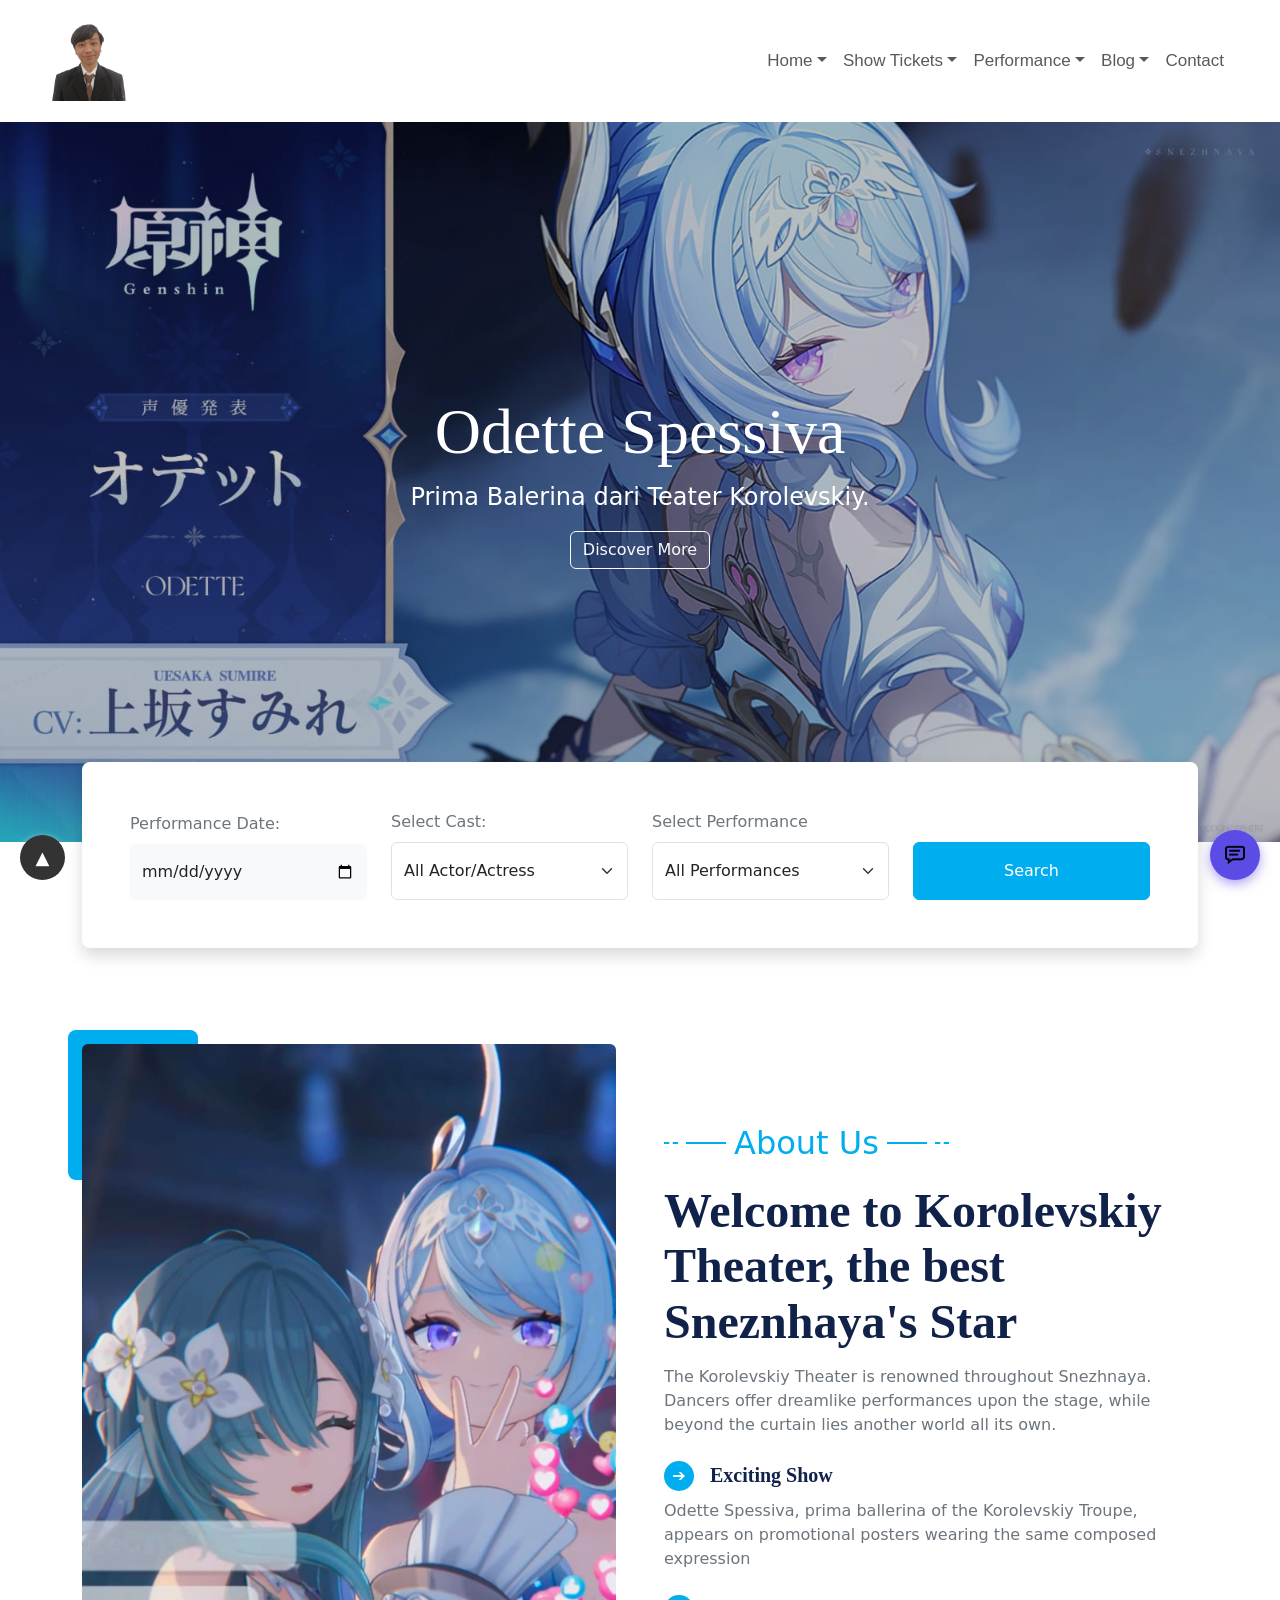
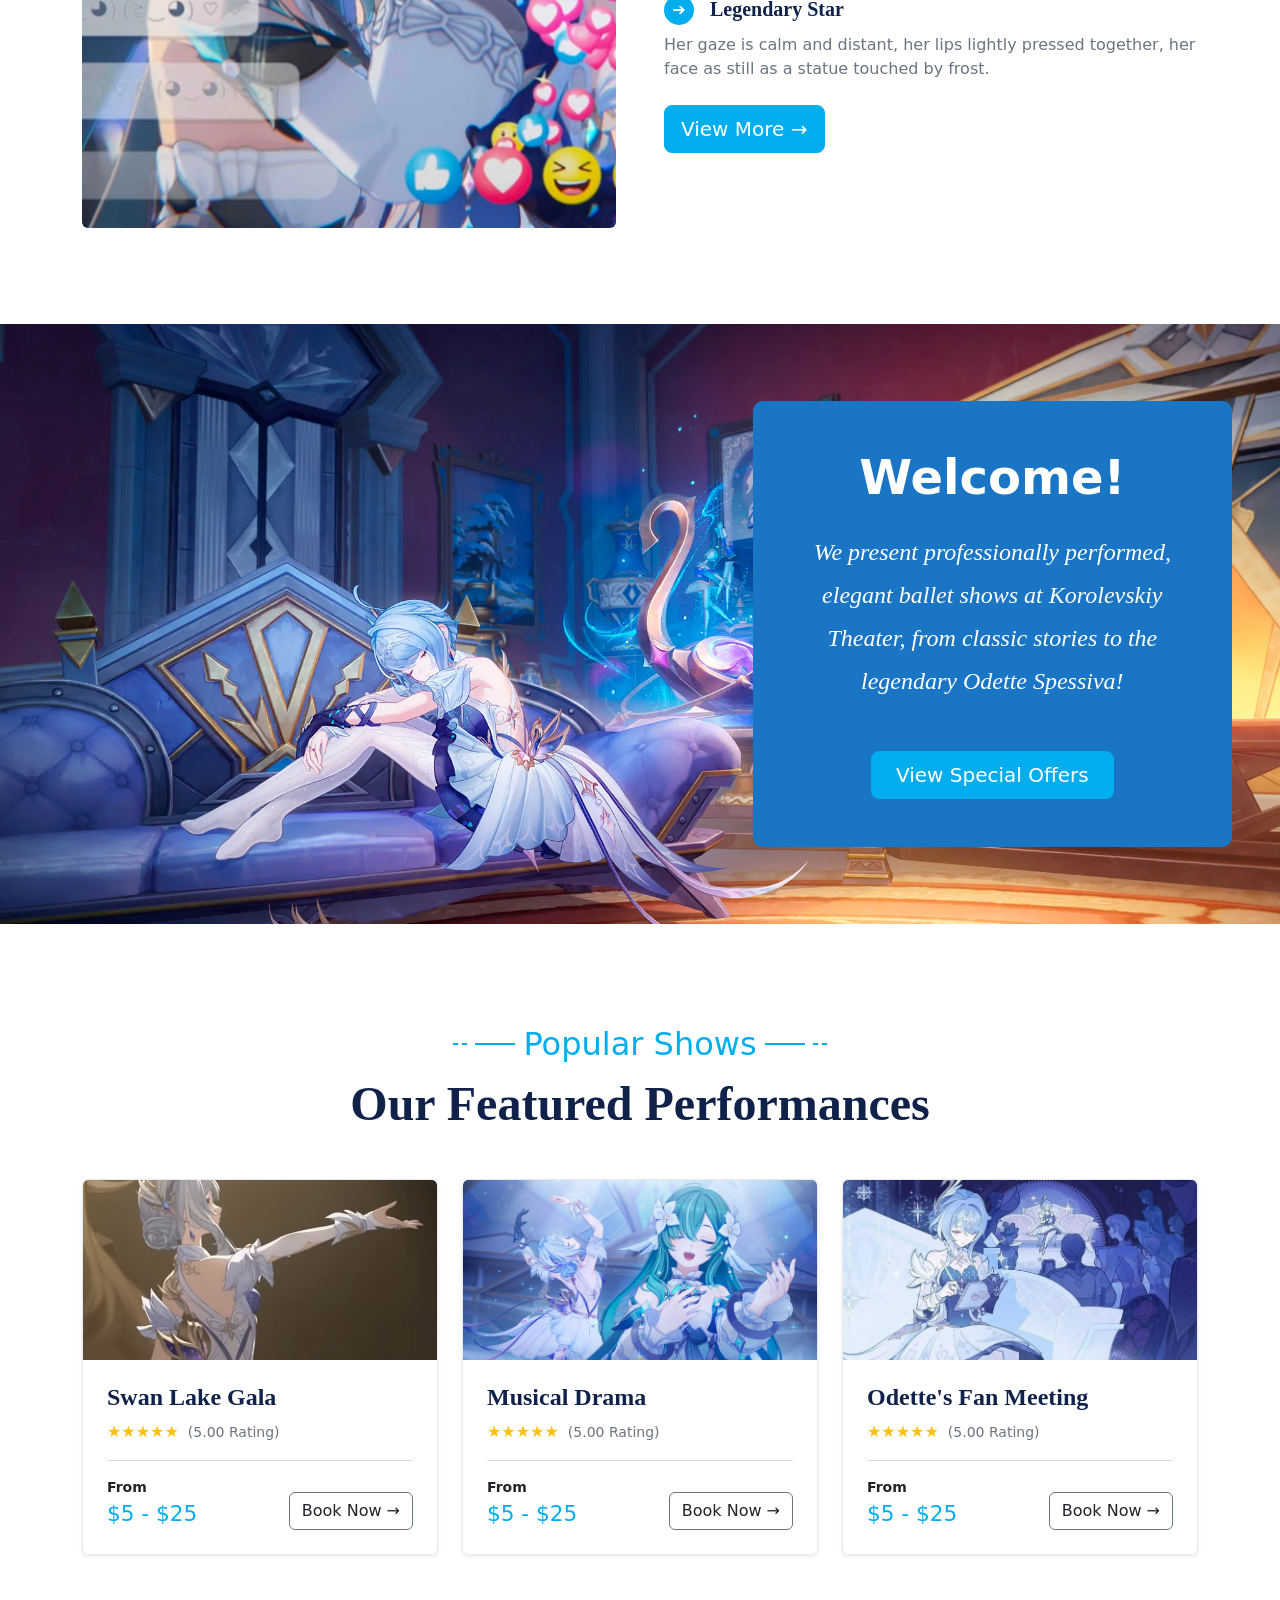
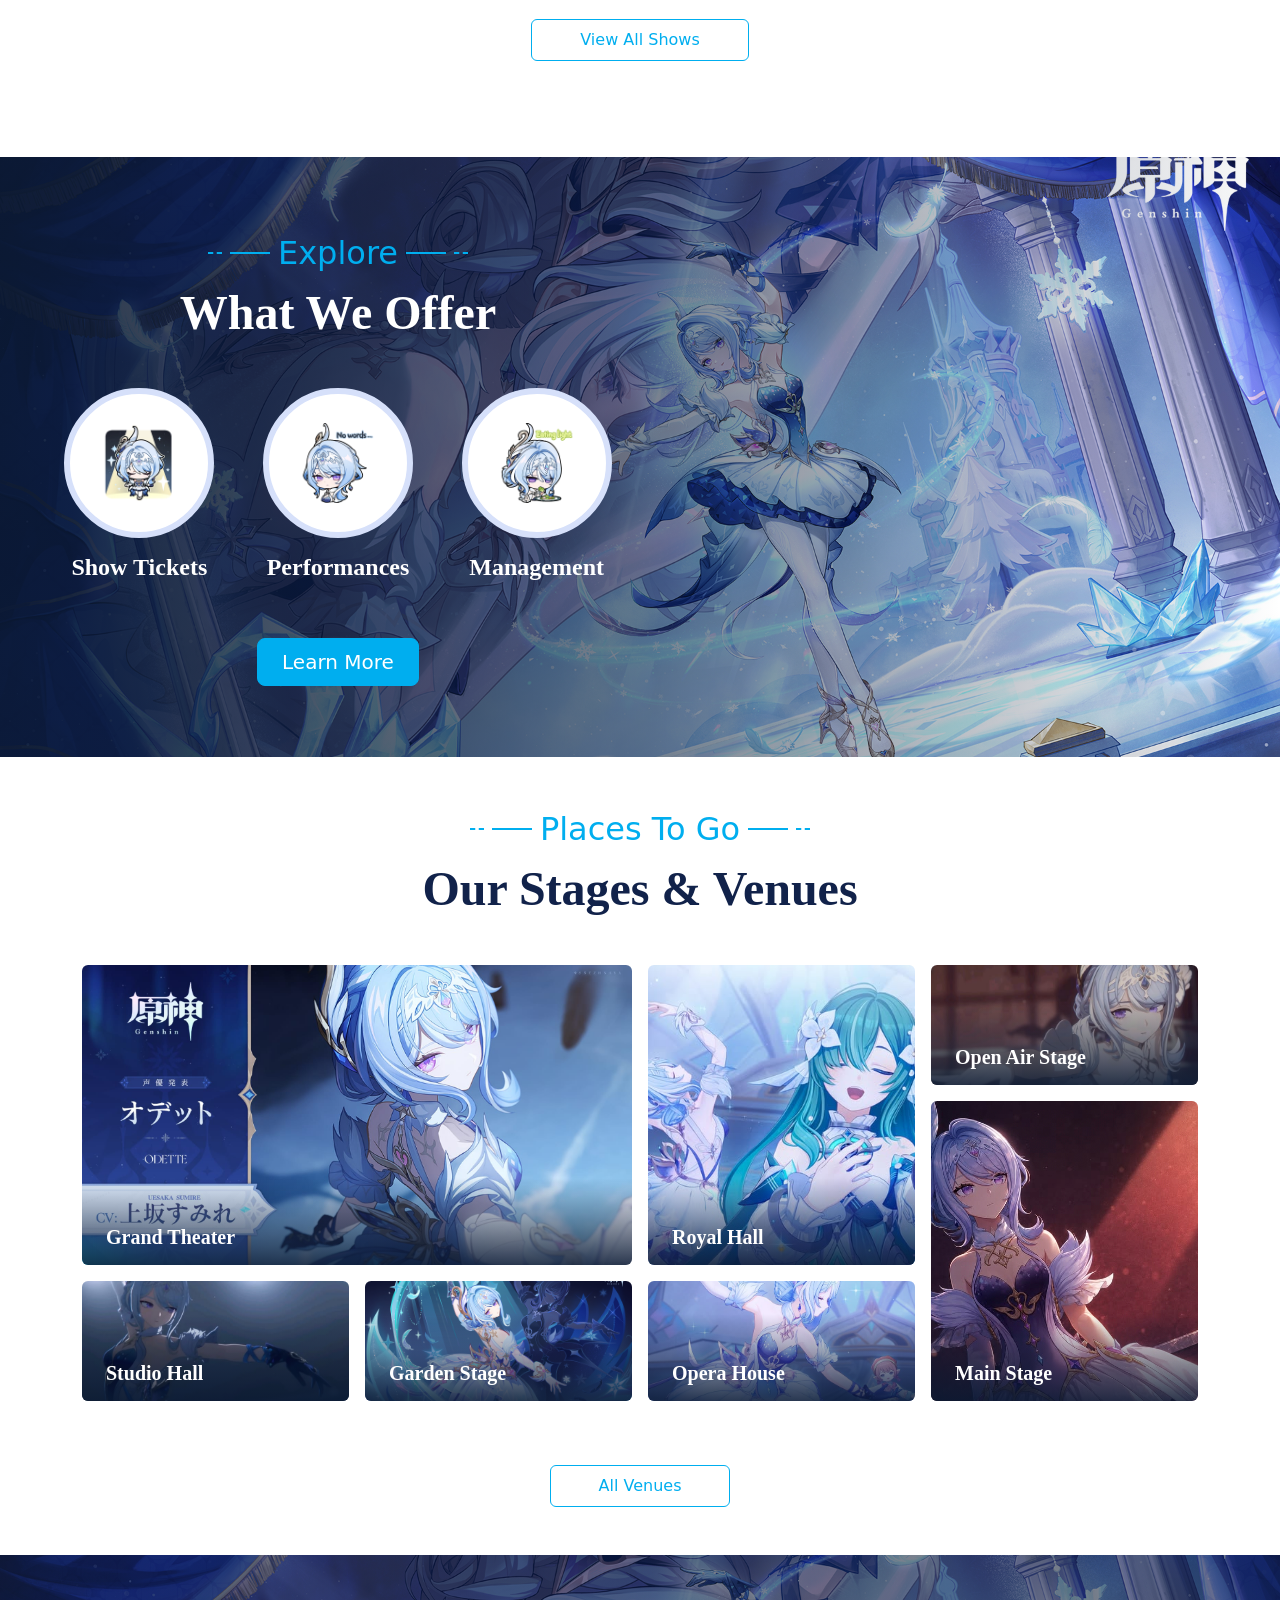
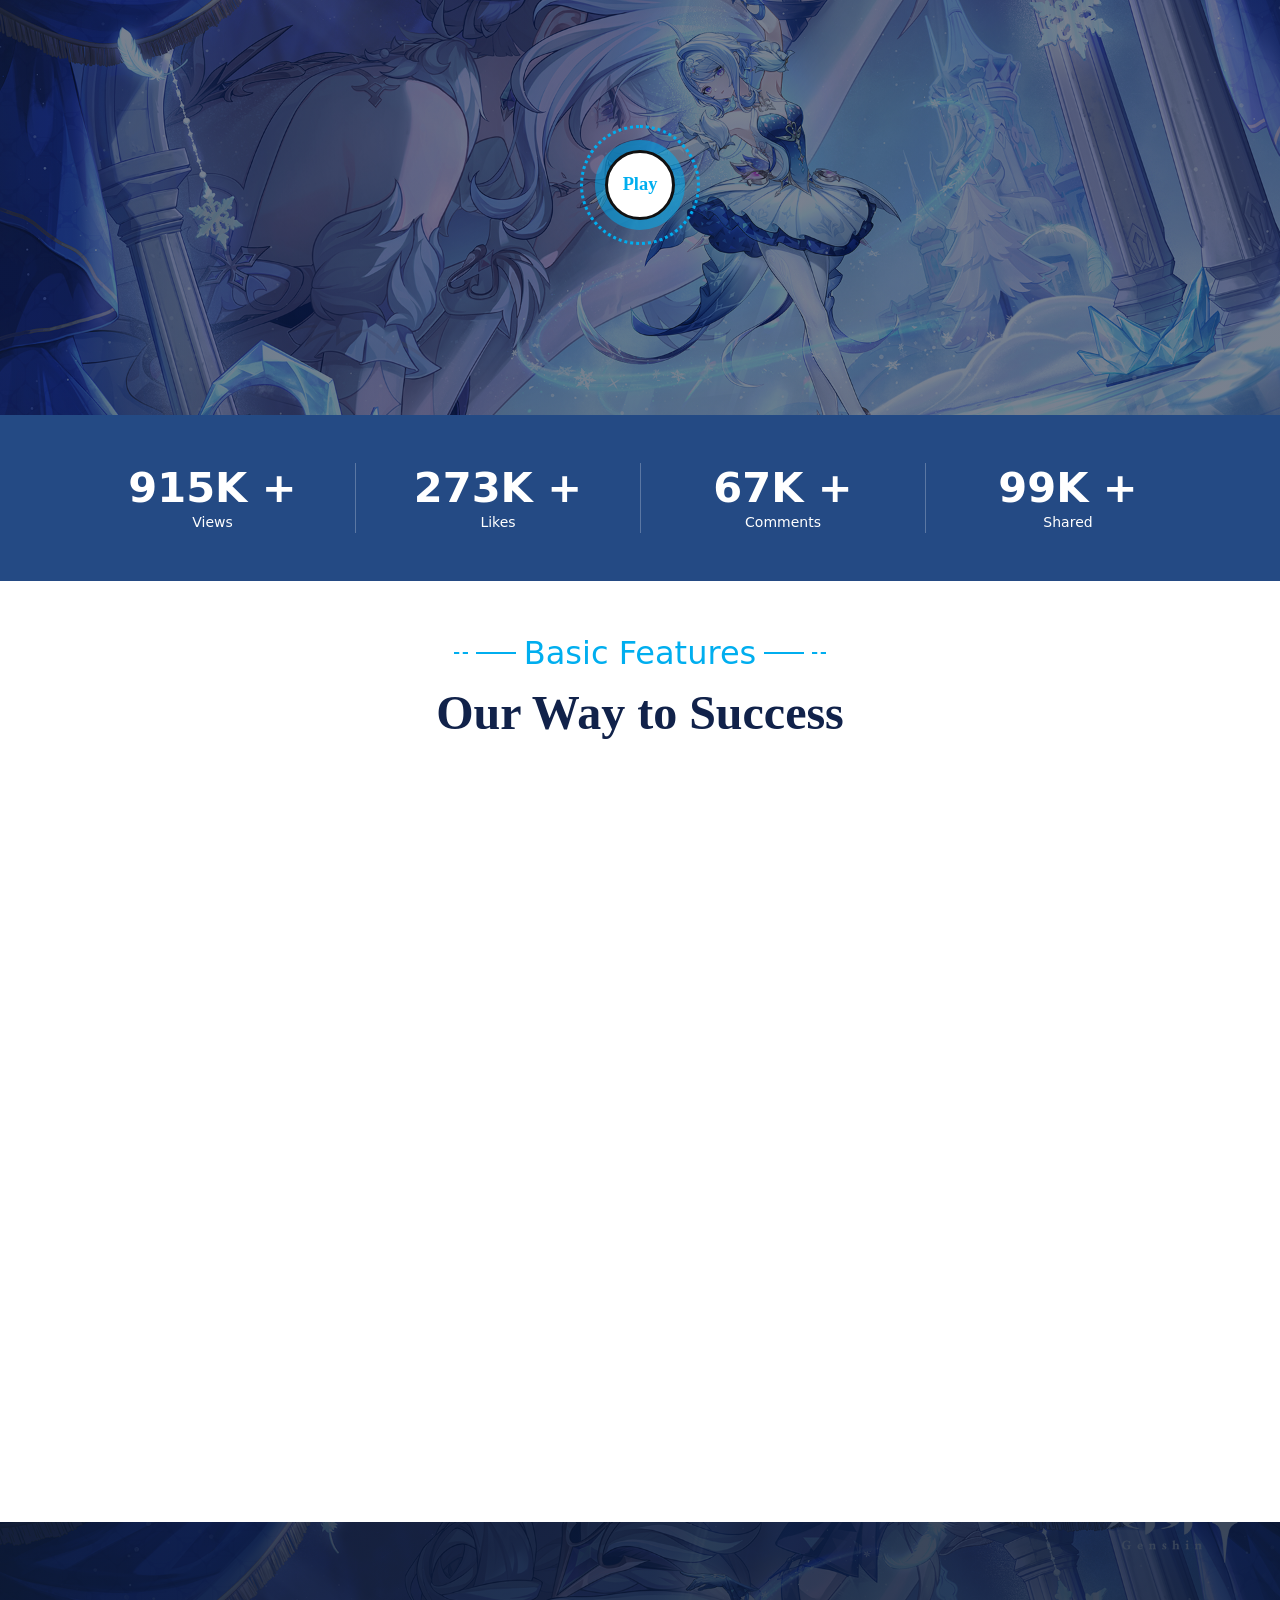
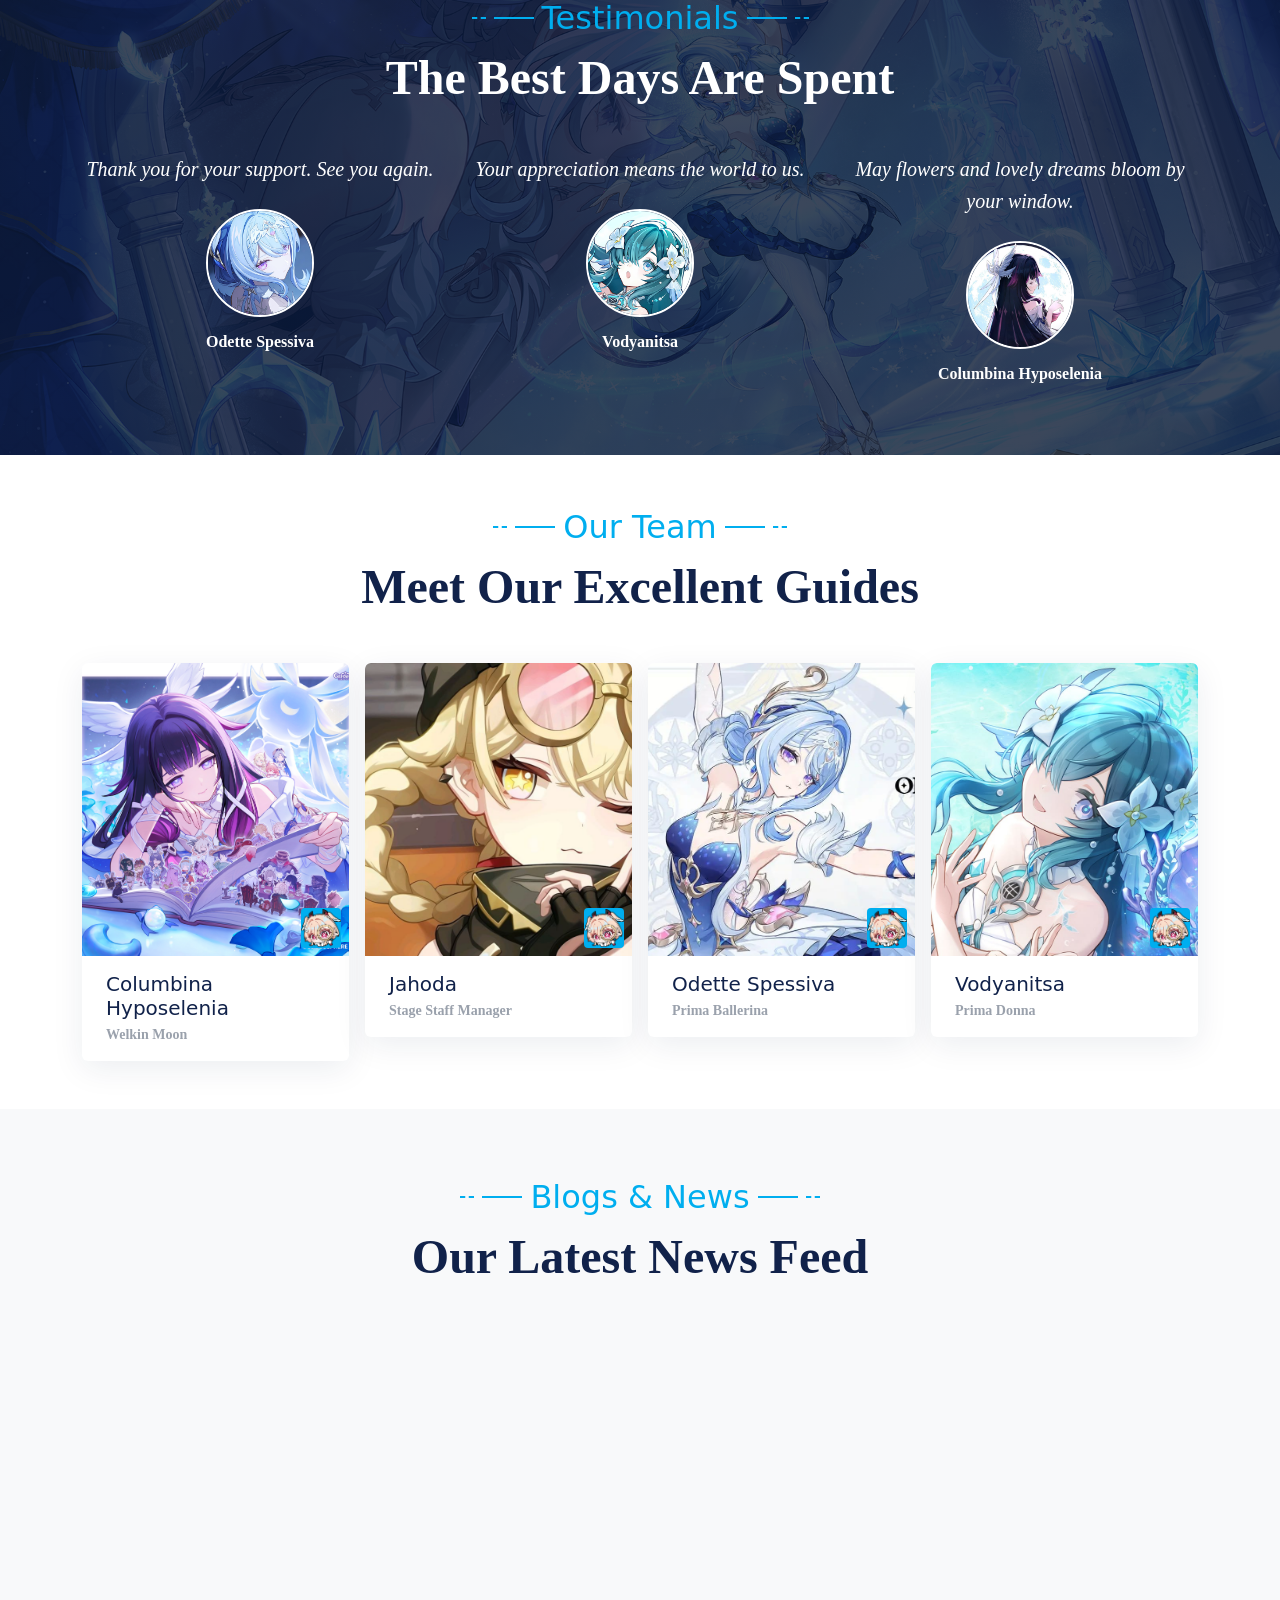
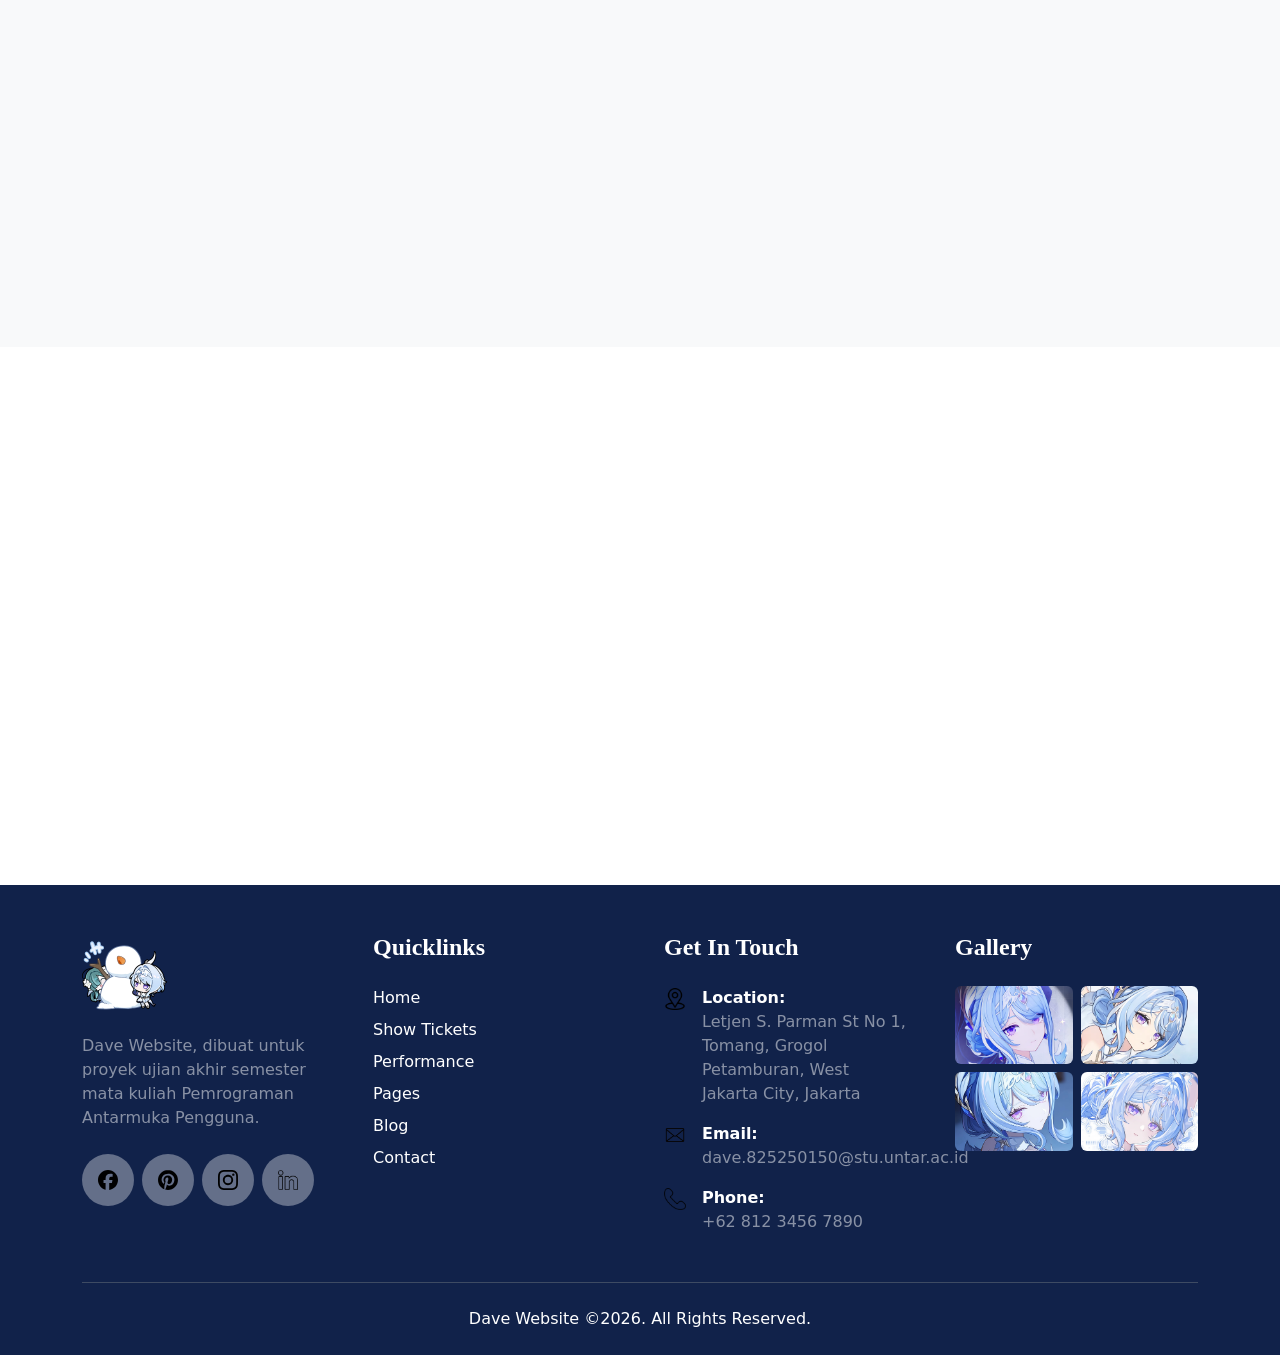
<file: DaveWebsite.html>
<!DOCTYPE html>
<html lang="en">
<head>
    <meta charset="UTF-8">
    <meta name="viewport" content="width=device-width, initial-scale=1.0">
    <title>Dave Website</title>
    <link href="images/OdetteSt2.ico" rel="shortcut icon">
    <link href="css/bootstrap.min.css" rel="stylesheet" type="text/css">
    <link href="style.css" rel="stylesheet" type="text/css">
    <link href="scroll.css" rel="stylesheet" type="text/css">
    <link href="chat.css" rel="stylesheet" type="text/css">
</head>
<body>
    
<nav class="navbar navbar-expand-lg bg-white py-3 sticky-top">
  <div class="container-fluid px-5">
    <a class="navbar-brand" href="DaveWebsite.html">
        <img src="images/daveprofile2.png" alt="Logo Dave Website" height="80">
    </a>
    <button class="navbar-toggler" type="button" data-bs-toggle="collapse" data-bs-target="#navbarNavDropdown" aria-controls="navbarNavDropdown" aria-expanded="false" aria-label="Toggle navigation">
      <span class="navbar-toggler-icon"></span>
    </button>
    <div class="collapse navbar-collapse" id="navbarNavDropdown">
      <ul class="navbar-nav ms-auto">
        <li class="nav-item dropdown">
          <a class="nav-link dropdown-toggle" href="#" role="button" data-bs-toggle="dropdown" aria-expanded="false">Home</a>
          <ul class="dropdown-menu">
            <li>
                <a class="dropdown-item" href="DaveWebsite.html">Home</a>
            </li>
            <li>
                <a class="dropdown-item" href="DaveHome2.html">Home Two</a>
            </li>
          </ul>
        </li>
        <li class="nav-item dropdown">
          <a class="nav-link dropdown-toggle" href="#" role="button" data-bs-toggle="dropdown" aria-expanded="false">Show Tickets</a>
          <ul class="dropdown-menu">
            <li>
                <a class="dropdown-item" href="OurShow.html">Our Show</a>
            </li>
          </ul>
        </li>
        <li class="nav-item dropdown">
          <a class="nav-link dropdown-toggle" href="#" role="button" data-bs-toggle="dropdown" aria-expanded="false">Performance</a>
          <ul class="dropdown-menu">
            <li>
                <a class="dropdown-item" href="PopularPerformance.html">Popular Performance</a>
            </li>
            <li>
                <a class="dropdown-item" href="PerformanceDetails.html">Performance Details</a>
            </li>
          </ul>
        </li>
        <li class="nav-item dropdown">
          <a class="nav-link dropdown-toggle" href="#" role="button" data-bs-toggle="dropdown" aria-expanded="false">Blog</a>
          <ul class="dropdown-menu">
            <li><a class="dropdown-item" href="Blog.html">Blog Grid</a></li>
          </ul>
        </li>
        <li class="nav-item">
          <a class="nav-link" href="Contact.html">Contact</a>
        </li>
      </ul>
    </div>
  </div>
</nav>


    <div id="sliderUtama" class="carousel slide" data-bs-ride="carousel"><!--bagian slider-->
        <div class="carousel-indicators">
            <button type="button" data-bs-target="#sliderUtama" data-bs-slide-to="0"
                    class="active" aria-current="true" aria-label="Slide 1"></button>
            <button type="button" data-bs-target="#sliderUtama" data-bs-slide-to="1"
                    aria-label="Slide 2"></button>
            <button type="button" data-bs-target="#sliderUtama" data-bs-slide-to="2"
                    aria-label="Slide 3"></button>
        </div>

        <div class="carousel-inner">
            <div class="carousel-item active" data-bs-interval="4000">
                <img src="images/Odette1.jpeg" class="d-block w-100" alt="Slide 1">
                <div class="position-absolute top-0 bottom-0 start-0 end-0 bg-black bg-opacity-25"></div>
                <div class="carousel-caption d-none d-md-flex flex-column justify-content-center align-item center top-0 bottom-0">
                    <h2 class="display-3 slide-from-bottom" style="font-family: Arial Georgia, 'Times New Roman', Times, serif;">Odette Spessiva</h2>
                    <p class="fs-4 slide-from-bottom delay-1">Prima Balerina dari Teater Korolevskiy.</p>
                    <a href="DaveWebsite.html" type="button" class="btn btn-outline-light align-self-center slide-from-bottom delay-2">Discover More</a>
                </div>
            </div>
            <div class="carousel-item" data-bs-interval="4000">
                <img src="images/Odette12.jpeg" class="d-block w-100" alt="Slide 2">
                <div class="position-absolute top-0 bottom-0 start-0 end-0 bg-black bg-opacity-25"></div>
                <div class="carousel-caption d-none d-md-flex flex-column justify-content-center align-item center top-0 bottom-0">
                    <h2 class="display-3" style="font-family: Arial Georgia, 'Times New Roman', Times, serif;">Odette Spessiva</h2>
                    <p class="fs-4">Sosok Penari yang Dingin nan Anggun.</p>
                    <a href="DaveWebsite.html" type="button" class="btn btn-outline-light align-self-center">Discover More</a>
                </div>
            </div>
            <div class="carousel-item" data-bs-interval="4000">
                <img src="images/Odette14.jpeg" class="d-block w-100" alt="Slide 3">
                <div class="position-absolute top-0 bottom-0 start-0 end-0 bg-black bg-opacity-25"></div>
                <div class="carousel-caption d-none d-md-flex flex-column justify-content-center align-item center top-0 bottom-0">
                    <h2 class="display-3" style="font-family: Arial Georgia, 'Times New Roman', Times, serif;">Odette Spessiva</h2>
                    <p class="fs-4">"Terima kasih atas dukungannya. Sampai Jumpa."</p>
                    <a href="DaveWebsite.html" type="button" class="btn btn-outline-light align-self-center">Discover More</a>
                </div>
            </div>
        </div>

        <button class="carousel-control-prev" type="button" data-bs-target="#sliderUtama" data-bs-slide="prev">
            <span class="carousel-control-prev-icon" aria-hidden="true"></span>
            <span class="visually-hidden">Previous</span>
        </button>
        <button class="carousel-control-next" type="button" data-bs-target="#sliderUtama" data-bs-slide="next">
            <span class="carousel-control-next-icon" aria-hidden="true"></span>
            <span class="visually-hidden">Next</span>
        </button>
    </div>


    <div class="search-section slide-from-right"><!--bagian form-->
      <div class="container">
        <div class="card border-0 shadow rounded-3 p-4 p-lg-5">
            <form class="row g-4 align-items-end">
                <div class="col-md-6 col-lg-3">
                    <label for="pickup" class="form-label text-secondary">Performance Date:</label>
                    <input type="date" id="pickup" class="form-control bg-light border-0 py-3">
                </div>
                <div class="col-md-6 col-lg-3">
                    <label for="make" class="form-label text-secondary">Select Cast:</label>
                    <select id="pickup" class="form-select py-3">
                        <option selected>All Actor/Actress</option>
                        <option>Odette Spessiva</option>
                        <option>Vodyanitsa</option>
                    </select>
                </div>
                <div class="col-md-6 col-lg-3">
                    <label for="make" class="form-label text-secondary">Select Performance</label>
                    <select id="pickup" class="form-select py-3">
                        <option selected>All Performances</option>
                        <option>Show</option>
                        <option>Limited Show</option>
                        <option>Fan Meeting</option>
                    </select>
                </div>
                <div class="col-md-6 col-lg-3">
                    <button type="submit" class="btn btn-about w-100 py-3">Search</button>
                </div>
            </form>
        </div>
      </div>
    </div>

    
    <div class="about-section py-5 my-5"><!--bagian abotu us-->
    <div class="container">
        <div class="row align-items-center g-5">
            <!--bagian foto-->
            <div class="col-lg-6">
                <div class="about-img-wrap slide-from-left">
                    <img src="images/Odette17.jpeg" class="img-fluid rounded w-100" alt="About Us">
                </div>
            </div>
            <!--bagian text-->
            <div class="col-lg-6">
                <div class="d-flex align-items-center gap-2 mb-3">
                    <span class="line-dash"></span>
                    <span class="line-solid"></span>
                    <span class="font-script about-label">About Us</span>
                    <span class="line-solid"></span>
                    <span class="line-dash"></span>
                </div>
                <h2 class="about-title fw-bold display-5 mb-3">
                    Welcome to Korolevskiy Theater, the best Sneznhaya's Star
                </h2>
                <p class="text-secondary mb-4">
                    The Korolevskiy Theater is renowned throughout Snezhnaya. 
                    Dancers offer dreamlike performances upon the stage, while beyond the curtain lies another world all its own.
                </p>
                <div class="d-flex align-items-center gap-3 mb-2">
                    <span class="arrow-circle">&#x2794;</span>
                    <h5 class="about-title fw-bold mb-0">Exciting Show</h5>
                </div>
                <p class="text-secondary mb-4">
                    Odette Spessiva, prima ballerina of the Korolevskiy Troupe, 
                    appears on promotional posters wearing the same composed expression
                </p>
                <div class="d-flex align-items-center gap-3 mb-2">
                    <span class="arrow-circle">&#x2794;</span>
                    <h5 class="about-title fw-bold mb-0">Legendary Star</h5>
                </div>
                <p class="text-secondary mb-4">
                    Her gaze is calm and distant, her lips lightly pressed together, her face as still as a statue touched by frost.
                </p>
                <a href="DaveWebsite.html" class="btn btn-about btn-lg">View More &rarr;</a>
            </div>

        </div>
    </div>
</div>


<div class="welcome-section d-flex align-items-center py-5"><!--bagian foto+welkam-->
    <div class="container-fluid px-lg-5">
        <div class="row">
            <div class="col-lg-6 offset-lg-6 col-xl-5 offset-xl-7">
                <div class="welcome-box text-white text-center p-4 p-md-5 slide-from-right">
                    <h2 class="fw-bold display-5 mb-4">Welcome!</h2>
                    <p class="welcome-text mb-5">
                        We present professionally performed, elegant ballet shows at Korolevskiy
                        Theater, from classic stories to the legendary Odette Spessiva!
                    </p>
                    <a href="OurShow.html" class="btn btn-about btn-lg px-4">View Special Offers</a>
                </div>
            </div>
        </div>
    </div>
</div>


<div class="py-5 my-5"><!--bagina show cards-->
    <div class="container">
        <div class="text-center mb-5">
            <div class="d-flex justify-content-center align-items-center gap-2 mb-2">
                <span class="line-dash"></span>
                <span class="line-solid"></span>
                <span class="font-script about-label">Popular Shows</span>
                <span class="line-solid"></span>
                <span class="line-dash"></span>
            </div>
            <h2 class="about-title fw-bold display-5">Our Featured Performances</h2>
        </div>

        <div class="row g-4">
            <div class="col-md-6 col-lg-4 slide-from-bottom">
                <div class="card show-card shadow-sm h-100">
                    <div class="show-img-wrap">
                    <img src="images/Odette27.jpeg" class="card-img-top" alt="Swan Lake Gala">
                    </div>
                    <div class="card-body p-4">
                        <h5 class="card-title about-title fw-bold fs-4 mb-2">Swan Lake Gala</h5>
                        <div class="mb-3">
                            <span class="text-warning">&#9733;&#9733;&#9733;&#9733;&#9733;</span>
                            <small class="text-secondary ms-1">(5.00 Rating)</small>
                        </div>
                        <hr class="text-secondary">
                        <div class="d-flex justify-content-between align-items-end gap-2">
                            <div>
                                <div class="fw-semibold small">From</div>
                                <div class="show-price">$5 - $25</div>
                            </div>
                            <a href="PerformanceDetails.html" class="btn btn-book d-inline-flex align-items-center gap-2">Book Now &rarr;</a>
                        </div>
                    </div>
                </div>
            </div>
            <div class="col-md-6 col-lg-4 slide-from-bottom">
                <div class="card show-card shadow-sm h-100">
                    <div class="show-img-wrap">
                    <img src="images/Odette2.jpeg" class="card-img-top" alt="Musical Drama">
                    </div>
                    <div class="card-body p-4">
                        <h5 class="card-title about-title fw-bold fs-4 mb-2">Musical Drama</h5>
                        <div class="mb-3">
                            <span class="text-warning">&#9733;&#9733;&#9733;&#9733;&#9733;</span>
                            <small class="text-secondary ms-1">(5.00 Rating)</small>
                        </div>
                        <hr class="text-secondary">
                        <div class="d-flex justify-content-between align-items-end gap-2">
                            <div>
                                <div class="fw-semibold small">From</div>
                                <div class="show-price">$5 - $25</div>
                            </div>
                            <a href="PerformanceDetails.html" class="btn btn-book d-inline-flex align-items-center gap-2">Book Now &rarr;</a>
                        </div>
                    </div>
                </div>
            </div>
            <div class="col-md-6 col-lg-4 slide-from-bottom">
                <div class="card show-card shadow-sm h-100">
                    <div class="show-img-wrap">
                    <img src="images/Odette25.jpeg" class="card-img-top" alt="Odette's Fan Meeting">
                    </div>
                    <div class="card-body p-4">
                        <h5 class="card-title about-title fw-bold fs-4 mb-2">Odette's Fan Meeting</h5>
                        <div class="mb-3">
                            <span class="text-warning">&#9733;&#9733;&#9733;&#9733;&#9733;</span>
                            <small class="text-secondary ms-1">(5.00 Rating)</small>
                        </div>
                        <hr class="text-secondary">
                        <div class="d-flex justify-content-between align-items-end gap-2">
                            <div>
                                <div class="fw-semibold small">From</div>
                                <div class="show-price">$5 - $25</div>
                            </div>
                            <a href="PerformanceDetails.html" class="btn btn-book d-inline-flex align-items-center gap-2">Book Now &rarr;</a>
                        </div>
                    </div>
                </div>
            </div>
        </div>

        <div class="text-center mt-5 pt-3">
            <a href="OurShow.html" class="btn btn-outline-about px-5 py-2">View All Shows</a>
        </div>
    </div>
</div>


<div class="offer-section d-flex align-items-center py-5"><!--bagian what we offer-->
    <div class="container-fluid px-lg-5">
        <div class="row">
            <div class="col-12 col-lg-6 text-center">
                <div class="d-flex justify-content-center align-items-center gap-2 mb-2">
                    <span class="line-dash"></span>
                    <span class="line-solid"></span>
                    <span class="font-script about-label">Explore</span>
                    <span class="line-solid"></span>
                    <span class="line-dash"></span>
                </div>
                <h2 class="about-title text-white fw-bold display-5 mb-5">What We Offer</h2>

                <div class="row row-cols-3 g-3 justify-content-center mb-5">
                    <div class="col slide-from-bottom ">
                        <div class="offer-circle">
                            <img src="images/OdetteSt2.png">
                        </div>
                        <h5 class="about-title text-white fw-bold fs-4 mt-3">Show Tickets</h5>
                    </div>
                    <div class="col slide-from-bottom delay-1">
                        <div class="offer-circle">
                            <img src="images/OdetteSt1.png">
                        </div>
                        <h5 class="about-title text-white fw-bold fs-4 mt-3">Performances</h5>
                    </div>
                    <div class="col slide-from-bottom delay-2">
                        <div class="offer-circle">
                            <img src="images/OdetteSt3.png">
                        </div>
                        <h5 class="about-title text-white fw-bold fs-4 mt-3">Management</h5>
                    </div>
                </div>

                <a href="OurShow.html" class="btn btn-about btn-lg px-4">Learn More</a>
            </div>
        </div>
    </div>
</div>



<div class="py-5"><!--bagian place2go-->
    <div class="container">
        <div class="text-center mb-5">
            <div class="d-flex justify-content-center align-items-center gap-2 mb-2">
                <span class="line-dash"></span>
                <span class="line-solid"></span>
                <span class="font-script about-label">Places To Go</span>
                <span class="line-solid"></span>
                <span class="line-dash"></span>
            </div>
            <h2 class="about-title fw-bold display-5">Our Stages &amp; Venues</h2>
        </div>

        <div class="row g-3">
            <!--kiri-->
            <div class="col-lg-6">
                <div class="row g-3">
                    <div class="col-12">
                    <div class="dest-card dest-tall rounded slide-from-left">
                        <img src="images/Odette1.jpeg" class="w-100 h-100 object-fit-cover" alt="Grand Theater">
                        <div class="dest-caption position-absolute bottom-0 start-0 w-100 px-4 pb-3 pt-5">
                            <h5 class="about-title text-white fw-bold fs-5 mb-0">Grand Theater</h5>
                        </div>
                    </div>
                    </div>
                    <div class="col-6">
                    <div class="dest-card dest-short rounded slide-from-left">
                        <img src="images/Odette30.jpeg" class="w-100 h-100 object-fit-cover" alt="Studio Hall">
                        <div class="dest-caption position-absolute bottom-0 start-0 w-100 px-4 pb-3 pt-5">
                            <h5 class="about-title text-white fw-bold fs-5 mb-0">Studio Hall</h5>
                        </div>
                    </div>
                    </div>
                    <div class="col-6">
                    <div class="dest-card dest-short rounded slide-from-bottom">
                        <img src="images/Odette14.jpeg" class="w-100 h-100 object-fit-cover" alt="Garden Stage">
                        <div class="dest-caption position-absolute bottom-0 start-0 w-100 px-4 pb-3 pt-5">
                            <h5 class="about-title text-white fw-bold fs-5 mb-0">Garden Stage</h5>
                        </div>
                    </div>
                    </div>
                </div>
            </div>
            <!--tengah-->
            <div class="col-6 col-lg-3">
                <div class="row g-3">
                    <div class="col-12">
                    <div class="dest-card dest-tall rounded slide-from-bottom">
                        <img src="images/Odette2.jpeg" class="w-100 h-100 object-fit-cover" alt="Royal Hall">
                        <div class="dest-caption position-absolute bottom-0 start-0 w-100 px-4 pb-3 pt-5">
                            <h5 class="about-title text-white fw-bold fs-5 mb-0">Royal Hall</h5>
                        </div>
                    </div>
                    </div>
                    <div class="col-12">
                    <div class="dest-card dest-short rounded slide-from-bottom delay-1">
                        <img src="images/Odette23.jpeg" class="w-100 h-100 object-fit-cover" alt="Opera House">
                        <div class="dest-caption position-absolute bottom-0 start-0 w-100 px-4 pb-3 pt-5">
                            <h5 class="about-title text-white fw-bold fs-5 mb-0">Opera House</h5>
                        </div>
                    </div>
                    </div>
                </div>
            </div>
            <!--kanan-->
            <div class="col-6 col-lg-3">
                <div class="row g-3">
                    <div class="col-12">
                    <div class="dest-card dest-short rounded slide-from-right">
                        <img src="images/Odette29.jpeg" class="w-100 h-100 object-fit-cover" alt="Open Air Stage">
                        <div class="dest-caption position-absolute bottom-0 start-0 w-100 px-4 pb-3 pt-5">
                            <h5 class="about-title text-white fw-bold fs-5 mb-0">Open Air Stage</h5>
                        </div>
                    </div>
                    </div>
                    <div class="col-12">
                    <div class="dest-card dest-tall rounded slide-from-right delay-1">
                        <img src="images/Odette9.jpeg" class="w-100 h-100 object-fit-cover" alt="Main Stage">
                        <div class="dest-caption position-absolute bottom-0 start-0 w-100 px-4 pb-3 pt-5">
                            <h5 class="about-title text-white fw-bold fs-5 mb-0">Main Stage</h5>
                        </div>
                    </div>
                    </div>
                </div>
            </div>
        </div>

        <div class="text-center mt-5 pt-3">
            <a href="OurShow.html" class="btn btn-outline-about px-5 py-2">All Venues</a>
        </div>
    </div>
</div>


<div class="video-section d-flex align-items-center justify-content-center"><!--bagian video sama statistik-->
    <div class="play-wrap slide-from-bottom">
        <a href="#popup" class="play-btn about-title">Play</a>
    </div>
</div>
<div class="stats-section py-5"><!--yang ini statistik-->
    <div class="container">
        <div class="row row-cols-2 row-cols-md-4 g-4 text-center">
            <div class="col stat-item slide-from-bottom ">
                <div class="stat-number text-white fw-bolder">915K +</div>
                <div class="text-white small">Views</div>
            </div>
            <div class="col stat-item slide-from-bottom delay-1">
                <div class="stat-number text-white fw-bolder">273K +</div>
                <div class="text-white small">Likes</div>
            </div>
            <div class="col stat-item slide-from-bottom delay-2">
                <div class="stat-number text-white fw-bolder">67K +</div>
                <div class="text-white small">Comments</div>
            </div>
            <div class="col stat-item slide-from-bottom delay-3">
                <div class="stat-number text-white fw-bolder">99K +</div>
                <div class="text-white small">Shared</div>
            </div>
        </div>
    </div>
</div>


<div class="py-5"><!--bagian besik fitur-->
    <div class="container">
        <div class="text-center mb-5">
            <div class="d-flex justify-content-center align-items-center gap-2 mb-2">
                <span class="line-dash"></span>
                <span class="line-solid"></span>
                <span class="font-script about-label">Basic Features</span>
                <span class="line-solid"></span>
                <span class="line-dash"></span>
            </div>
            <h2 class="about-title fw-bold display-5">Our Way to Success</h2>
        </div>

        <div class="row row-cols-1 row-cols-md-2 row-cols-lg-3 g-4">
            <div class="col slide-from-left">
                <div class="card feature-card h-100">
                    <div class="card-body p-4">
                        <div class="card-image">
                            <img src="images/NahidaSt1.png">
                        </div>
                        <h5 class="about-title fw-bold fs-4 mt-3 mb-3">Ticket Guide</h5>
                        <p class="text-secondary small lh-lg mb-0">
                            A ballet outfit of exceptional make, inspired by the snow swans, 
                            that has served as the diligent ballerina's faithful companion across countless long nights. 
                            The gems that adorn it glisten with a quiet elegance beneath the stage lights, just like the shimmering dancer herself.
                        </p>
                    </div>
                </div>
            </div>
            <div class="col slide-from-bottom">
                <div class="card feature-card h-100">
                    <div class="card-body p-4">
                        <div class="card-image">
                            <img src="images/VesnaSt1.png">
                        </div>
                        <h5 class="about-title fw-bold fs-4 mt-3 mb-3">Live Streaming</h5>
                        <p class="text-secondary small lh-lg mb-0">
                            That cold reserve only makes the fervor of her admirers more striking. Their devotion is not difficult to understand.
                        </p>
                    </div>
                </div>
            </div>
            <div class="col slide-from-right">
                <div class="card feature-card h-100">
                    <div class="card-body p-4">
                        <div class="card-image">
                            <img src="images/LinneaSt2.png">
                        </div>
                        <h5 class="about-title fw-bold fs-4 mt-3 mb-3">Stage Service</h5>
                        <p class="text-secondary small lh-lg mb-0">
                            Odette possesses an impeccable physique, and her performances combine a cutting austerity with tremendous dramatic tension.
                        </p>
                    </div>
                </div>
            </div>
            <div class="col slide-from-left delay-1">
                <div class="card feature-card h-100">
                    <div class="card-body p-4">
                        <div class="card-image">
                            <img src="images/ColumbinaSt3.png">
                        </div>
                        <h5 class="about-title fw-bold fs-4 mt-3 mb-3">Free Snacks</h5>
                        <p class="text-secondary small lh-lg mb-0">
                            Every step and every lift of her hand carries the precision of a finely cut gemstone, 
                            each movement catching the light with a brilliance that holds the eye.
                        </p>
                    </div>
                </div>
            </div>
            <div class="col slide-from-bottom delay-1">
                <div class="card feature-card h-100">
                    <div class="card-body p-4">
                        <div class="card-image">
                            <img src="images/JahodaSt1.png">
                        </div>
                        <h5 class="about-title fw-bold fs-4 mt-3 mb-3">Event Planning</h5>
                        <p class="text-secondary small lh-lg mb-0">
                            Whatever the night demands of her, Odette is back at the theatre on time the following morning
                        </p>
                    </div>
                </div>
            </div>
            <div class="col slide-from-right delay-1">
                <div class="card feature-card h-100">
                    <div class="card-body p-4">
                        <div class="card-image">
                            <img src="images/FurinaSt1.png">
                        </div>
                        <h5 class="about-title fw-bold fs-4 mt-3 mb-3">Global Audience</h5>
                        <p class="text-secondary small lh-lg mb-0">
                            As dawn brightens and the rest of the troupe begins to file in, they often pause at the sight of her.
                        </p>
                    </div>
                </div>
            </div>
        </div>
    </div>
</div>


<div class="testi-section py-5"><!--bagian testi-->
    <div class="container py-4">
        <div class="text-center mb-5">
            <div class="d-flex justify-content-center align-items-center gap-2 mb-2">
                <span class="line-dash"></span>
                <span class="line-solid"></span>
                <span class="font-script about-label">Testimonials</span>
                <span class="line-solid"></span>
                <span class="line-dash"></span>
            </div>
            <h2 class="about-title text-white fw-bold display-5">The Best Days Are Spent</h2>
        </div>

        <div id="sliderTesti" class="carousel slide" data-bs-ride="carousel" data-bs-interval="4000">
            <div class="carousel-inner slide-from-bottom">
            <div class="carousel-item active">
                <div class="row row-cols-1 row-cols-md-3 g-4 text-center">
                        <div class="col">
                            <p class="testi-text text-white fs-5 mb-4">
                                Thank you for your support. See you again.
                            </p>
                            <img src="images/Odette19.jpeg" class="testi-img rounded-circle object-fit-cover" alt="Rakib Roni">
                            <h6 class="about-title text-white fw-bold mt-3 mb-0">Odette Spessiva</h6>
                        </div>
                        <div class="col">
                            <p class="testi-text text-white fs-5 mb-4">
                                Your appreciation means the world to us.
                            </p>
                            <img src="images/Vodyanitsa1.jpeg" class="testi-img rounded-circle object-fit-cover" alt="Lisa J. Franco">
                            <h6 class="about-title text-white fw-bold mt-3 mb-0">Vodyanitsa</h6>
                        </div>
                        <div class="col">
                            <p class="testi-text text-white fs-5 mb-4">
                                May flowers and lovely dreams bloom by your window.
                            </p>
                            <img src="images/Columbina2.jpeg" class="testi-img rounded-circle object-fit-cover" alt="Mydul Islam">
                            <h6 class="about-title text-white fw-bold mt-3 mb-0">Columbina Hyposelenia</h6>
                        </div>
                </div>
            </div>
            <div class="carousel-item">
                <div class="row row-cols-1 row-cols-md-3 g-4 text-center">
                        <div class="col">
                            <p class="testi-text text-white fs-5 mb-4">
                                Thank you for your support. See you again.
                            </p>
                            <img src="images/Odette19.jpeg" class="testi-img rounded-circle object-fit-cover" alt="Rakib Roni">
                            <h6 class="about-title text-white fw-bold mt-3 mb-0">Odette Spessiva</h6>
                        </div>
                        <div class="col">
                            <p class="testi-text text-white fs-5 mb-4">
                                Your appreciation means the world to us.
                            </p>
                            <img src="images/Vodyanitsa1.jpeg" class="testi-img rounded-circle object-fit-cover" alt="Lisa J. Franco">
                            <h6 class="about-title text-white fw-bold mt-3 mb-0">Vodyanitsa</h6>
                        </div>
                        <div class="col">
                            <p class="testi-text text-white fs-5 mb-4">
                                May flowers and lovely dreams bloom by your window.
                            </p>
                            <img src="images/Columbina2.jpeg" class="testi-img rounded-circle object-fit-cover" alt="Mydul Islam">
                            <h6 class="about-title text-white fw-bold mt-3 mb-0">Columbina Hyposelenia</h6>
                        </div>
                </div>
            </div>
            </div>
        </div>
    </div>
</div>


<div class="py-5"><!--bagian team-->
    <div class="container">
        <div class="text-center mb-5">
            <div class="d-flex justify-content-center align-items-center gap-2 mb-2">
                <span class="line-dash"></span>
                <span class="line-solid"></span>
                <span class="font-script about-label">Our Team</span>
                <span class="line-solid"></span>
                <span class="line-dash"></span>
            </div>
            <h2 class="about-title fw-bold display-5">Meet Our Excellent Guides</h2>
        </div>

        <div class="row row-cols-1 row-cols-sm-2 row-cols-lg-4 g-3">
            <div class="col">
                <div class="card team-card border-0 slide-from-right">
                    <div class="team-img-wrap position-relative">
                        <img src="images/Columbina1.jpeg" class="card-img-top w-100 object-fit-cover" alt="Columbina Hyposelenia">
                        <a href="#" class="team-share position-absolute bottom-0 end-0 m-2 d-flex align-items-center justify-content-center" aria-label="Share Columbina Hyposelenia">
                            <img src="images/LinneaSt1.png">
                        </a>
                    </div>
                    <div class="card-body px-4 py-3">
                        <h5 class="team-name fs-5 mb-1">Columbina Hyposelenia</h5>
                        <p class="team-role small fw-semibold mb-0">Welkin Moon</p>
                    </div>
                </div>
            </div>
            <div class="col">
                <div class="card team-card border-0 slide-from-right delay-1">
                    <div class="team-img-wrap position-relative">
                        <img src="images/Jahoda1.png" class="card-img-top w-100 object-fit-cover" alt="Jahoda">
                        <a href="#" class="team-share position-absolute bottom-0 end-0 m-2 d-flex align-items-center justify-content-center" aria-label="Share Jahoda">
                            <img src="images/LinneaSt1.png">
                        </a>
                    </div>
                    <div class="card-body px-4 py-3">
                        <h5 class="team-name fs-5 mb-1">Jahoda</h5>
                        <p class="team-role small fw-semibold mb-0">Stage Staff Manager</p>
                    </div>
                </div>
            </div>
            <div class="col">
                <div class="card team-card border-0 slide-from-right delay-2">
                    <div class="team-img-wrap position-relative">
                        <img src="images/Odette15.jpeg" class="card-img-top w-100 object-fit-cover" alt="Odette Spessiva">
                        <a href="#" class="team-share position-absolute bottom-0 end-0 m-2 d-flex align-items-center justify-content-center" aria-label="Share Odette Spessiva">
                            <img src="images/LinneaSt1.png">
                        </a>
                    </div>
                    <div class="card-body px-4 py-3">
                        <h5 class="team-name fs-5 mb-1">Odette Spessiva</h5>
                        <p class="team-role small fw-semibold mb-0">Prima Ballerina</p>
                    </div>
                </div>
            </div>
            <div class="col">
                <div class="card team-card border-0 slide-from-right delay-3">
                    <div class="team-img-wrap position-relative">
                        <img src="images/Vodyanitsa2.jpeg" class="card-img-top w-100 object-fit-cover" alt="Vodyanitsa">
                        <a href="#" class="team-share position-absolute bottom-0 end-0 m-2 d-flex align-items-center justify-content-center" aria-label="Share Vodyanitsa">
                            <img src="images/LinneaSt1.png">
                        </a>
                    </div>
                    <div class="card-body px-4 py-3">
                        <h5 class="team-name fs-5 mb-1">Vodyanitsa</h5>
                        <p class="team-role small fw-semibold mb-0">Prima Donna</p>
                    </div>
                </div>
            </div>
        </div>
    </div>
</div>


<div class="bg-light py-5"><!--bagian blog news-->
    <div class="container py-3">
        <div class="text-center mb-5">
            <div class="d-flex justify-content-center align-items-center gap-2 mb-2">
                <span class="line-dash"></span>
                <span class="line-solid"></span>
                <span class="font-script about-label">Blogs &amp; News</span>
                <span class="line-solid"></span>
                <span class="line-dash"></span>
            </div>
            <h2 class="about-title fw-bold display-5">Our Latest News Feed</h2>
        </div>

        <div class="row g-4">
            <!--berita gede-->
            <div class="col-lg-6 slide-from-bottom">
                <a href="Blog.html" class="blog-big d-block position-relative overflow-hidden rounded h-100 text-decoration-none">
                    <img src="images/Odette13.jpeg" class="position-absolute top-0 start-0 w-100 h-100 object-fit-cover" alt="Top Gorgeous Shows In The History Of Ballet">
                    <div class="blog-big-caption position-absolute bottom-0 start-0 w-100 p-4 pt-5">
                        <div class="text-white fw-semibold mb-2">Ballet Trip</div>
                        <h3 class="blog-big-title about-title fw-bold mb-0">Top Gorgeous Shows In The History Of The Ballet Stage</h3>
                    </div>
                </a>
            </div>

            <!--4 berita mini-->
            <div class="col-lg-6">
                <div class="row row-cols-1 row-cols-sm-2 g-3">
                    <div class="col slide-from-left delay-1">
                        <a href="Blog.html" class="card blog-card h-100 text-decoration-none">
                            <div class="blog-img-wrap position-relative overflow-hidden">
                                <img src="images/Linnea1.jpeg" class="card-img-top w-100 object-fit-cover" alt="Explorer theater unveils exciting itinerary for the new season">
                                <span class="blog-tag position-absolute top-0 start-0 px-3 py-1 small fw-semibold">Dave</span>
                            </div>
                            <div class="card-body p-3">
                                <div class="blog-kategori text-uppercase mb-1">Uncategorized</div>
                                <h6 class="blog-title about-title fw-bold mb-0">Explorer theater unveils exciting itinerary for the new season</h6>
                            </div>
                        </a>
                    </div>
                    <div class="col slide-from-left delay-2">
                        <a href="Blog.html" class="card blog-card h-100 text-decoration-none">
                            <div class="blog-img-wrap position-relative overflow-hidden">
                                <img src="images/Nahida1.jpeg" class="card-img-top w-100 object-fit-cover" alt="Enjoy the view of the stage from a private box seat">
                                <span class="blog-tag position-absolute top-0 start-0 px-3 py-1 small fw-semibold">Dave</span>
                            </div>
                            <div class="card-body p-3">
                                <div class="blog-kategori text-uppercase mb-1">Uncategorized</div>
                                <h6 class="blog-title about-title fw-bold mb-0">Enjoy the view of the stage from a private box seat</h6>
                            </div>
                        </a>
                    </div>
                    <div class="col slide-from-right delay-1">
                        <a href="Blog.html" class="card blog-card h-100 text-decoration-none">
                            <div class="blog-img-wrap blog-green position-relative overflow-hidden">
                                <img src="images/Odette29.jpeg" class="card-img-top w-100 object-fit-cover" alt="Royal hall announce new ticket tax for the season">
                                <span class="blog-tag position-absolute top-0 start-0 px-3 py-1 small fw-semibold">Dave</span>
                            </div>
                            <div class="card-body p-3">
                                <div class="blog-kategori text-uppercase mb-1">Uncategorized</div>
                                <h6 class="blog-title about-title fw-bold mb-0">Royal hall announce new ticket tax for the season</h6>
                            </div>
                        </a>
                    </div>
                    <div class="col slide-from-right delay-2">
                        <a href="Blog.html" class="card blog-card h-100 text-decoration-none">
                            <div class="blog-img-wrap blog-green position-relative overflow-hidden">
                                <img src="images/Odette28.jpeg" class="card-img-top w-100 object-fit-cover" alt="Grand show set to join the theater fleet of stages">
                                <span class="blog-tag position-absolute top-0 start-0 px-3 py-1 small fw-semibold">Dave</span>
                            </div>
                            <div class="card-body p-3">
                                <div class="blog-kategori text-uppercase mb-1">Uncategorized</div>
                                <h6 class="blog-title about-title fw-bold mb-0">Grand show set to join the theater fleet of stages</h6>
                            </div>
                        </a>
                    </div>
                </div>
            </div>
        </div>
    </div>
</div>


<div class="py-5 my-5"><!--bagian interested-->
    <div class="container">
        <div class="row justify-content-center text-center">
            <div class="col-lg-7 slide-from-bottom">
                <h2 class="about-title fw-bold display-5 lh-sm mb-4">Interested in Seeing Our Theater Performance?</h2>
                <p class="text-secondary lh-lg mb-5">
                    The Korolevskiy Theater is renowned throughout Snezhnaya. 
                    Dancers offer dreamlike performances upon the stage, while beyond the curtain lies another world all its own.
                </p>
                <a href="Contact.html" class="btn btn-outline-about px-5 py-3">Contact Manager</a>
            </div>
        </div>
    </div>
</div>



<footer class="footer-section text-white pt-5"><!--bagian futer-->
    <div class="container">
        <div class="row g-5 pb-5">
            <div class="col-md-6 col-lg-3">
                <a href="DaveWebsite.html">
                    <img src="images/OdetteSt4.png" alt="Logo" height="85" class="mb-3">
                </a>
                <p class="text-white-50">
                    Dave Website, dibuat untuk proyek ujian akhir semester mata kuliah Pemrograman Antarmuka Pengguna.
                </p>
                <div class="d-flex gap-2 mt-4">
                    <a href="https://www.facebook.com/share/1CNj1k6yVW/" class="social-circle" aria-label="Facebook">
                        <img src="images/facebook.svg" width="20" alt="Facebook">
                    </a>
                    <a href="https://pin.it/5jrilwgu8" class="social-circle" aria-label="Pinterest">
                        <img src="images/pinterest.svg" width="20" alt="Pinterest">
                    </a>
                    <a href="https://www.instagram.com/dddavejoseph?bqrl=MW54N2h1cTBpM3B1bQ==" class="social-circle" aria-label="Instagram">
                        <img src="images/instagram.svg" width="20" alt="Instagram">
                    </a>
                    <a href="#" class="social-circle" aria-label="LinkedIn">
                        <img src="images/linkedin.png" width="20" alt="LinkedIn">
                    </a>
                </div>
            </div>
            <div class="col-md-6 col-lg-3">
                <h4 class="footer-title mb-4">Quicklinks</h4>
                <ul class="list-unstyled d-flex flex-column gap-2">
                    <li>
                        <a href="DaveWebsite.html" class="footer-link">Home</a>
                    </li>
                    <li>
                        <a href="OurShow.html" class="footer-link">Show Tickets</a>
                    </li>
                    <li>
                        <a href="PopularPerformance.html" class="footer-link">Performance</a>
                    </li>
                    <li>
                        <a href="#sliderUtama" class="footer-link">Pages</a>
                    </li>
                    <li>
                        <a href="Blog.html" class="footer-link">Blog</a>
                    </li>
                    <li>
                        <a href="Contact.html" class="footer-link">Contact</a>
                    </li>
                </ul>
            </div>
            <div class="col-md-6 col-lg-3">
                <h4 class="footer-title mb-4">Get In Touch</h4>

                <div class="d-flex gap-3 mb-3">
                    <div class="icon-footer">
                        <img src="images/location2.png">
                    </div>
                    <div>
                        <strong>Location:</strong>
                        <div class="text-white-50">Letjen S. Parman St No 1, Tomang, Grogol Petamburan, West Jakarta City, Jakarta</div>
                    </div>
                </div>

                <div class="d-flex gap-3 mb-3">
                    <div class="icon-footer">
                        <img src="images/email.png">
                    </div>
                    <div>
                        <strong>Email:</strong>
                        <div class="text-white-50">dave.825250150@stu.untar.ac.id</div>
                    </div>
                </div>

                <div class="d-flex gap-3">
                    <div class="icon-footer">
                        <img src="images/phone.png">
                    </div>
                    <div>
                        <strong>Phone:</strong>
                        <div class="text-white-50">+62 812 3456 7890</div>
                    </div>
                </div>
            </div>
            <div class="col-md-6 col-lg-3"><!--galeri-->
                <h4 class="footer-title mb-4">Gallery</h4>
                <div class="row g-2">
                    <div class="col-6">
                        <img src="images/Odette16.jfif" class="img-fluid rounded gallery-img" alt="Callery 1">
                    </div>
                    <div class="col-6">
                        <img src="images/Odette18.jpeg" class="img-fluid rounded gallery-img" alt="Callery 2">
                    </div>
                    <div class="col-6">
                        <img src="images/Odette19.jpeg" class="img-fluid rounded gallery-img" alt="Callery 3">
                    </div>
                    <div class="col-6">
                        <img src="images/Odette21.jpeg" class="img-fluid rounded gallery-img" alt="Callery 4">
                    </div>
                </div>
            </div>
        </div>
        <hr class="border-secondary opacity-50 m-0">
            <p class="text-center py-4 mb-0">
                Dave Website &copy;2026. All Rights Reserved.
            </p>
    </div>
</footer>

<div class="scrollAtasBawah"><!--tombol scroll-->
    <button id="tombolAtas" class="tombol-scroll" title="Ke Atas">&#9650;</button>
</div>


    <button type="button" class="tombol-chat" title="Chat" aria-label="Buka chat" data-bs-toggle="modal" data-bs-target="#modalChat"><!--tombol chat-->
        <img src="images/chaticon.png" width="20" height="20">
    </button>
    <div class="modal fade" id="modalChat" tabindex="-1" aria-labelledby="judulModalChat" aria-hidden="true">
        <div class="modal-dialog modal-dialog-centered">
            <div class="modal-content">
                <div class="modal-header">
                    <h5 class="modal-title fs-6" id="judulModalChat">Silahkan berikan pesan disini!</h5>
                    <button type="button" class="btn-close" data-bs-dismiss="modal" aria-label="Tutup"></button>
                </div>
                <div class="modal-body">
                    <form id="formChat" class="needs-validation" novalidate>
                        <div class="mb-3">
                            <label for="chatNama" class="form-label small">Nama</label>
                            <input type="text" class="form-control" id="chatNama" placeholder="Masukkan nama Anda" required>
                            <div class="invalid-feedback">Nama wajib diisi.</div>
                        </div>
                        <div class="mb-3">
                            <label for="chatEmail" class="form-label small">Email</label>
                            <input type="email" class="form-control" id="chatEmail" placeholder="nama@exampel.com" required>
                            <div class="invalid-feedback">Masukkan email yang valid.</div>
                        </div>
                        <div class="mb-3">
                            <label for="chatPesan" class="form-label small">Isi Pesan</label>
                            <textarea class="form-control" id="chatPesan" rows="4" placeholder="Tuliskan pesan Anda di sini..." required></textarea>
                            <div class="invalid-feedback">Pesan wajib diisi.</div>
                        </div>
                    </form>
                </div>
                <div class="modal-footer">
                    <button type="button" class="btn btn-secondary" data-bs-dismiss="modal">Batal</button>
                    <button type="submit" form="formChat" class="btn btn-primary">kirim pesan</button>
                </div>
            </div>
        </div>
    </div>

    <div class="toast-container position-fixed top-0 start-50 translate-middle-x p-3">
        <div id="toastChat" class="toast align-items-center text-bg-success border-0" role="alert" aria-live="assertive" aria-atomic="true">
            <div class="d-flex">
                <div class="toast-body">Pesan Anda berhasil dikirim. Terima kasih!</div>
                <button type="button" class="btn-close btn-close-white me-2 m-auto" data-bs-dismiss="toast" aria-label="Tutup"></button>
            </div>
        </div>
    </div>

    <div class="popup" id="popup"><!--popup video-->
        <div class="popup-box">
            <div class="popup-header">
                <div class="popup-title">Odette - Golden Hour - Video by sk.numb</div>
                <a class="close-popup" href="#!">x</a>
            </div>
            <div class="popup-video">
                <video controls>
                    <source src="videos/Odette - Golden Hour - Video by sk.numb.mp4" type="video/mp4">
                </video>
            </div>
        </div>
    </div>

    <script src="js/bootstrap.bundle.min.js"></script>
    <script src="script.js"></script>
    <script src="scroll.js"></script>
    <script src="chat.js"></script>
</body>
</html>
</file>
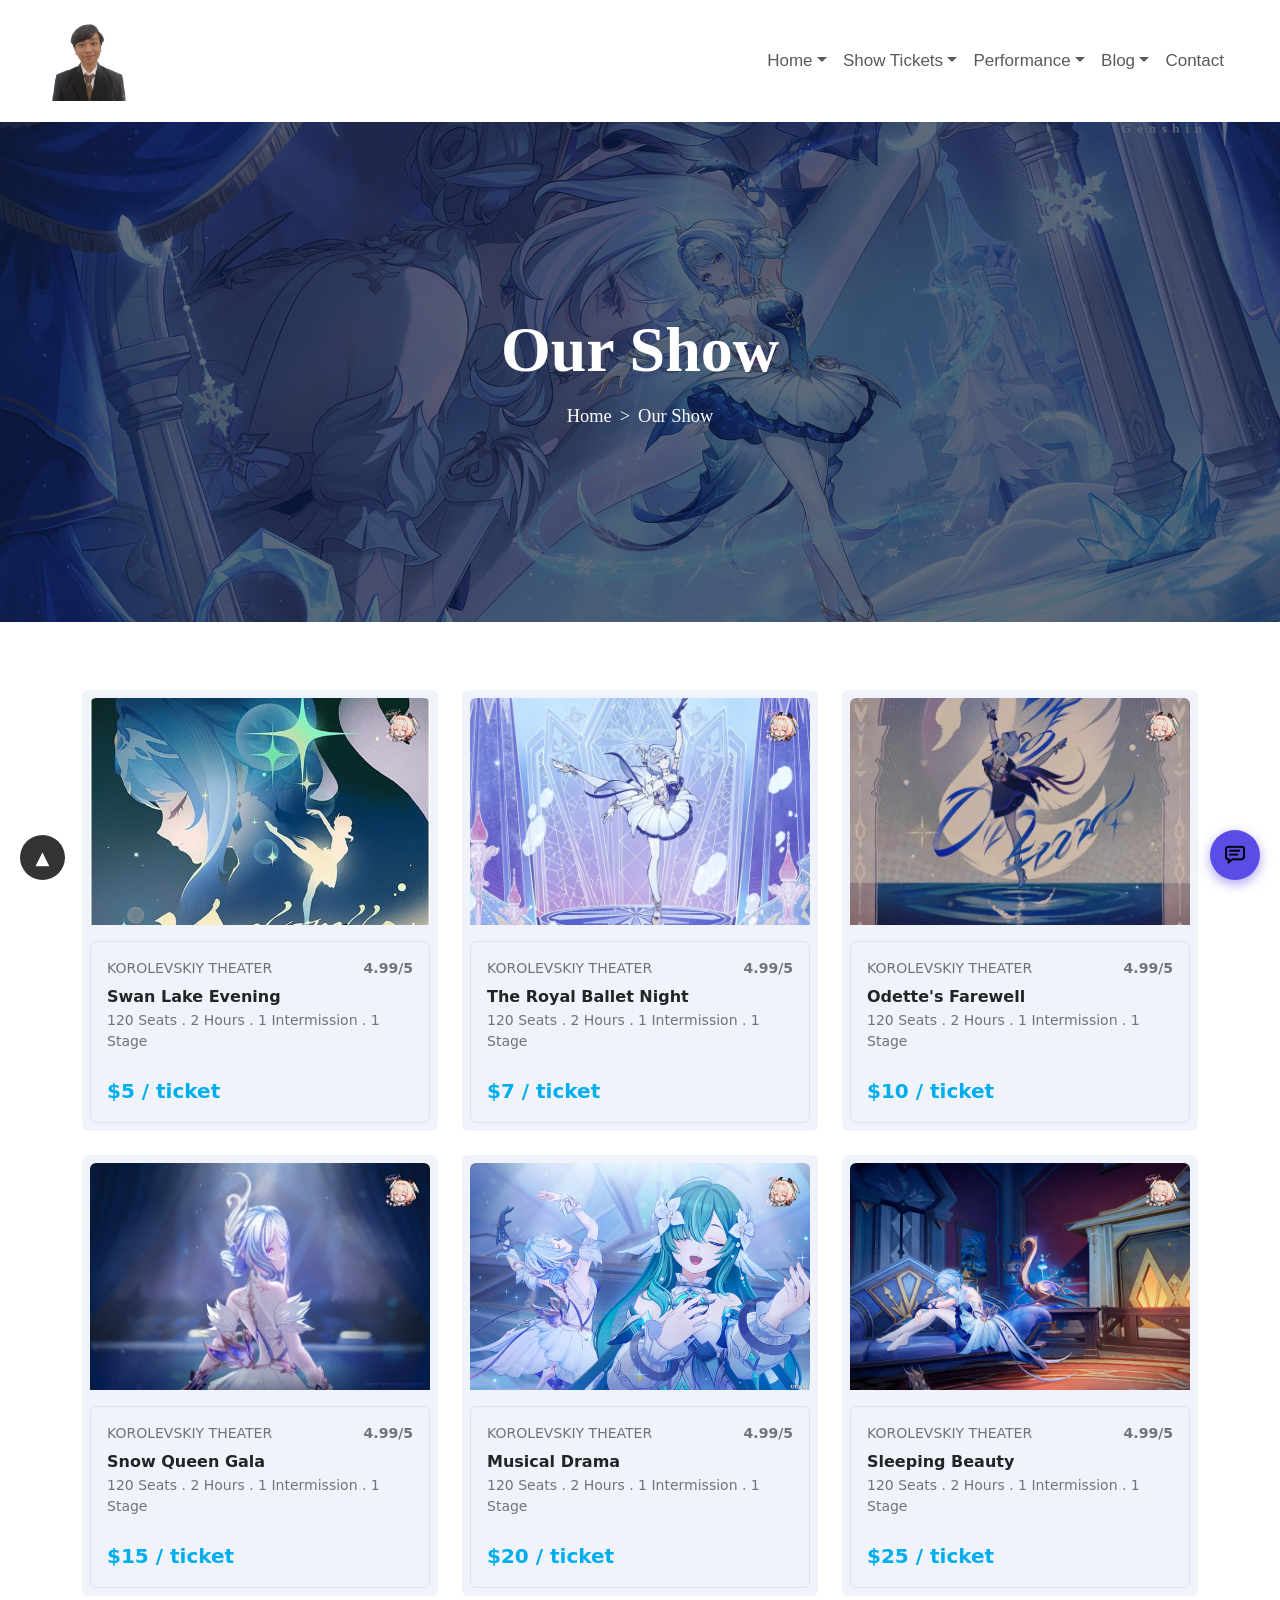
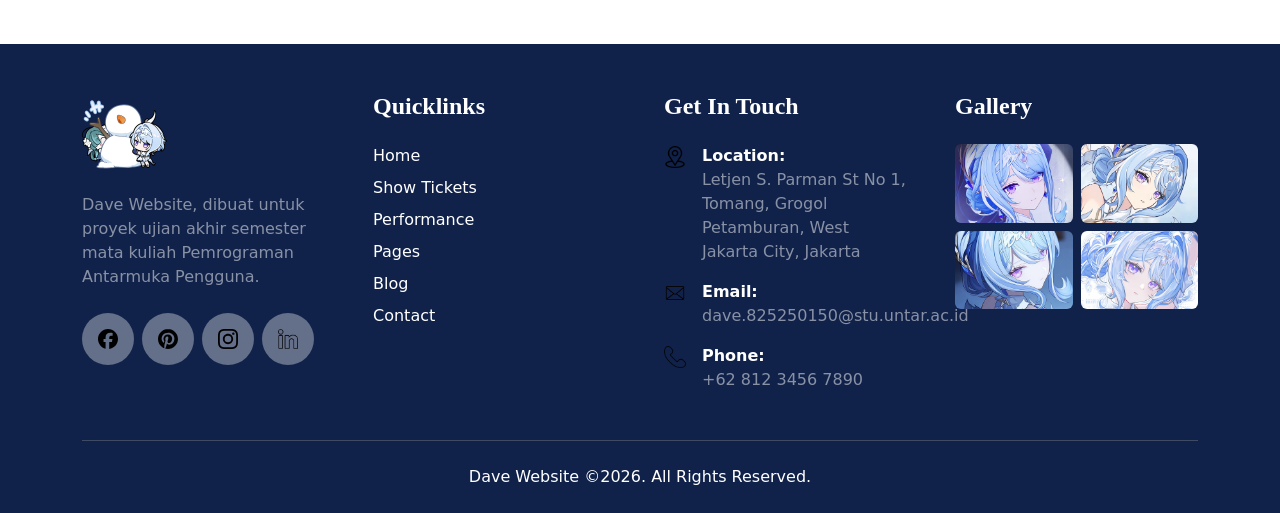
<file: OurShow.html>
<!DOCTYPE html>
<html lang="en">
<head>
    <meta charset="UTF-8">
    <meta name="viewport" content="width=device-width, initial-scale=1.0">
    <title>Dave Website</title>
    <link href="images/OdetteSt2.ico" rel="shortcut icon">
    <link href="css/bootstrap.min.css" rel="stylesheet" type="text/css">
    <link href="style.css" rel="stylesheet" type="text/css">
    <link href="scroll.css" rel="stylesheet" type="text/css">
    <link href="chat.css" rel="stylesheet" type="text/css">
</head>
<body>
    
<nav class="navbar navbar-expand-lg bg-white py-3 sticky-top">
  <div class="container-fluid px-5">
    <a class="navbar-brand" href="index.html">
        <img src="images/daveprofile2.png" alt="Logo Dave Website" height="80">
    </a>
    <button class="navbar-toggler" type="button" data-bs-toggle="collapse" data-bs-target="#navbarNavDropdown" aria-controls="navbarNavDropdown" aria-expanded="false" aria-label="Toggle navigation">
      <span class="navbar-toggler-icon"></span>
    </button>
    <div class="collapse navbar-collapse" id="navbarNavDropdown">
      <ul class="navbar-nav ms-auto">
        <li class="nav-item dropdown">
          <a class="nav-link dropdown-toggle" href="#" role="button" data-bs-toggle="dropdown" aria-expanded="false">Home</a>
          <ul class="dropdown-menu">
            <li>
                <a class="dropdown-item" href="index.html">Home</a>
            </li>
            <li>
                <a class="dropdown-item" href="DaveHome2.html">Home Two</a>
            </li>
          </ul>
        </li>
        <li class="nav-item dropdown">
          <a class="nav-link dropdown-toggle" href="#" role="button" data-bs-toggle="dropdown" aria-expanded="false">Show Tickets</a>
          <ul class="dropdown-menu">
            <li>
                <a class="dropdown-item" href="OurShow.html">Our Show</a>
            </li>
          </ul>
        </li>
        <li class="nav-item dropdown">
          <a class="nav-link dropdown-toggle" href="#" role="button" data-bs-toggle="dropdown" aria-expanded="false">Performance</a>
          <ul class="dropdown-menu">
            <li>
                <a class="dropdown-item" href="PopularPerformance.html">Popular Performance</a>
            </li>
            <li>
                <a class="dropdown-item" href="PerformanceDetails.html">Performance Details</a>
            </li>
          </ul>
        </li>
        <li class="nav-item dropdown">
          <a class="nav-link dropdown-toggle" href="#" role="button" data-bs-toggle="dropdown" aria-expanded="false">Blog</a>
          <ul class="dropdown-menu">
            <li><a class="dropdown-item" href="Blog.html">Blog Grid</a></li>
          </ul>
        </li>
        <li class="nav-item">
          <a class="nav-link" href="Contact.html">Contact</a>
        </li>
      </ul>
    </div>
  </div>
</nav>


<div class="page-header d-flex flex-column justify-content-center align-items-center text-center" id="ourShow"><!--bagian awalan-->
    <h1 class="about-title text-white fw-bold display-3 mb-3">Our Show</h1>
    <nav style="--bs-breadcrumb-divider: '>';" aria-label="breadcrumb">
        <ol class="breadcrumb justify-content-center mb-0">
            <li class="breadcrumb-item"><a href="index.html">Home</a></li>
            <li class="breadcrumb-item active" aria-current="page">Our Show</li>
        </ol>
    </nav>
</div>


<div class="py-5"><!--bagian daftar show-->
    <div class="container">
        <div class="row g-4">
            <div class="col-md-6 col-lg-4">
                <div class="tiket-box rounded p-2 h-100 slide-from-left">
                    <div class="position-relative">
                        <img src="images/Odette32.jpeg" class="w-100 object-fit-cover rounded-top" alt="Swan Lake Evening">
                        <div class="tiket-star">
                            <img src="images/LinneaSt3.png">
                        </div>
                    </div>
                    <div class="tiket-info border rounded mt-3 p-3">
                        <div class="d-flex justify-content-between align-items-center small text-uppercase text-secondary">
                            <span>Korolevskiy Theater</span>
                            <span class="fw-semibold">4.99/5</span>
                        </div>
                        <h5 class="fs-6 fw-bold mt-2 mb-1">Swan Lake Evening</h5>
                        <p class="text-secondary small mb-4">120 Seats . 2 Hours . 1 Intermission . 1 Stage</p>
                        <div class="tiket-harga fw-bold fs-5">$5 / ticket</div>
                    </div>
                </div>
            </div>
            <div class="col-md-6 col-lg-4">
                <div class="tiket-box rounded p-2 h-100 slide-from-bottom">
                    <div class="position-relative">
                        <img src="images/Odette34.jpeg" class="w-100 object-fit-cover rounded-top" alt="The Royal Ballet Night">
                        <div class="tiket-star">
                            <img src="images/LinneaSt3.png">
                        </div>
                    </div>
                    <div class="tiket-info border rounded mt-3 p-3">
                        <div class="d-flex justify-content-between align-items-center small text-uppercase text-secondary">
                            <span>Korolevskiy Theater</span>
                            <span class="fw-semibold">4.99/5</span>
                        </div>
                        <h5 class="fs-6 fw-bold mt-2 mb-1">The Royal Ballet Night</h5>
                        <p class="text-secondary small mb-4">120 Seats . 2 Hours . 1 Intermission . 1 Stage</p>
                        <div class="tiket-harga fw-bold fs-5">$7 / ticket</div>
                    </div>
                </div>
            </div>
            <div class="col-md-6 col-lg-4">
                <div class="tiket-box rounded p-2 h-100 slide-from-right">
                    <div class="position-relative">
                        <img src="images/Odette36.jpeg" class="w-100 object-fit-cover rounded-top" alt="Odette's Farewell">
                        <div class="tiket-star">
                            <img src="images/LinneaSt3.png">
                        </div>
                    </div>
                    <div class="tiket-info border rounded mt-3 p-3">
                        <div class="d-flex justify-content-between align-items-center small text-uppercase text-secondary">
                            <span>Korolevskiy Theater</span>
                            <span class="fw-semibold">4.99/5</span>
                        </div>
                        <h5 class="fs-6 fw-bold mt-2 mb-1">Odette's Farewell</h5>
                        <p class="text-secondary small mb-4">120 Seats . 2 Hours . 1 Intermission . 1 Stage</p>
                        <div class="tiket-harga fw-bold fs-5">$10 / ticket</div>
                    </div>
                </div>
            </div>
            <div class="col-md-6 col-lg-4">
                <div class="tiket-box rounded p-2 h-100 slide-from-left delay-1">
                    <div class="position-relative">
                        <img src="images/Odette33.jpeg" class="w-100 object-fit-cover rounded-top" alt="Snow Queen Gala">
                        <div class="tiket-star">
                            <img src="images/LinneaSt3.png">
                        </div>
                    </div>
                    <div class="tiket-info border rounded mt-3 p-3">
                        <div class="d-flex justify-content-between align-items-center small text-uppercase text-secondary">
                            <span>Korolevskiy Theater</span>
                            <span class="fw-semibold">4.99/5</span>
                        </div>
                        <h5 class="fs-6 fw-bold mt-2 mb-1">Snow Queen Gala</h5>
                        <p class="text-secondary small mb-4">120 Seats . 2 Hours . 1 Intermission . 1 Stage</p>
                        <div class="tiket-harga fw-bold fs-5">$15 / ticket</div>
                    </div>
                </div>
            </div>
            <div class="col-md-6 col-lg-4">
                <div class="tiket-box rounded p-2 h-100 slide-from-bottom delay-1">
                    <div class="position-relative">
                        <img src="images/Odette2.jpeg" class="w-100 object-fit-cover rounded-top" alt="Musical Drama">
                        <div class="tiket-star">
                            <img src="images/LinneaSt3.png">
                        </div>
                    </div>
                    <div class="tiket-info border rounded mt-3 p-3">
                        <div class="d-flex justify-content-between align-items-center small text-uppercase text-secondary">
                            <span>Korolevskiy Theater</span>
                            <span class="fw-semibold">4.99/5</span>
                        </div>
                        <h5 class="fs-6 fw-bold mt-2 mb-1">Musical Drama</h5>
                        <p class="text-secondary small mb-4">120 Seats . 2 Hours . 1 Intermission . 1 Stage</p>
                        <div class="tiket-harga fw-bold fs-5">$20 / ticket</div>
                    </div>
                </div>
            </div>
            <div class="col-md-6 col-lg-4">
                <div class="tiket-box rounded p-2 h-100 slide-from-right delay-1">
                    <div class="position-relative">
                        <img src="images/Odette38.webp" class="w-100 object-fit-cover rounded-top" alt="Sleeping Beauty">
                        <div class="tiket-star">
                            <img src="images/LinneaSt3.png">
                        </div>
                    </div>
                    <div class="tiket-info border rounded mt-3 p-3">
                        <div class="d-flex justify-content-between align-items-center small text-uppercase text-secondary">
                            <span>Korolevskiy Theater</span>
                            <span class="fw-semibold">4.99/5</span>
                        </div>
                        <h5 class="fs-6 fw-bold mt-2 mb-1">Sleeping Beauty</h5>
                        <p class="text-secondary small mb-4">120 Seats . 2 Hours . 1 Intermission . 1 Stage</p>
                        <div class="tiket-harga fw-bold fs-5">$25 / ticket</div>
                    </div>
                </div>
            </div>
        </div>
    </div>
</div>


<footer class="footer-section text-white pt-5"><!--bagian futer-->
    <div class="container">
        <div class="row g-5 pb-5">
            <div class="col-md-6 col-lg-3">
                <a href="index.html">
                    <img src="images/OdetteSt4.png" alt="Logo" height="85" class="mb-3">
                </a>
                <p class="text-white-50">
                    Dave Website, dibuat untuk proyek ujian akhir semester mata kuliah Pemrograman Antarmuka Pengguna.
                </p>
                <div class="d-flex gap-2 mt-4">
                    <a href="https://www.facebook.com/share/1CNj1k6yVW/" class="social-circle" aria-label="Facebook">
                        <img src="images/facebook.svg" width="20" alt="Facebook">
                    </a>
                    <a href="https://pin.it/5jrilwgu8" class="social-circle" aria-label="Pinterest">
                        <img src="images/pinterest.svg" width="20" alt="Pinterest">
                    </a>
                    <a href="https://www.instagram.com/dddavejoseph?bqrl=MW54N2h1cTBpM3B1bQ==" class="social-circle" aria-label="Instagram">
                        <img src="images/instagram.svg" width="20" alt="Instagram">
                    </a>
                    <a href="#" class="social-circle" aria-label="LinkedIn">
                        <img src="images/linkedin.png" width="20" alt="LinkedIn">
                    </a>
                </div>
            </div>
            <div class="col-md-6 col-lg-3">
                <h4 class="footer-title mb-4">Quicklinks</h4>
                <ul class="list-unstyled d-flex flex-column gap-2">
                    <li>
                        <a href="index.html" class="footer-link">Home</a>
                    </li>
                    <li>
                        <a href="OurShow.html" class="footer-link">Show Tickets</a>
                    </li>
                    <li>
                        <a href="PopularPerformance.html" class="footer-link">Performance</a>
                    </li>
                    <li>
                        <a href="#ourShow" class="footer-link">Pages</a>
                    </li>
                    <li>
                        <a href="Blog.html" class="footer-link">Blog</a>
                    </li>
                    <li>
                        <a href="Contact.html" class="footer-link">Contact</a>
                    </li>
                </ul>
            </div>
            <div class="col-md-6 col-lg-3">
                <h4 class="footer-title mb-4">Get In Touch</h4>

                <div class="d-flex gap-3 mb-3">
                    <div class="icon-footer">
                        <img src="images/location2.png">
                    </div>
                    <div>
                        <strong>Location:</strong>
                        <div class="text-white-50">Letjen S. Parman St No 1, Tomang, Grogol Petamburan, West Jakarta City, Jakarta</div>
                    </div>
                </div>

                <div class="d-flex gap-3 mb-3">
                    <div class="icon-footer">
                        <img src="images/email.png">
                    </div>
                    <div>
                        <strong>Email:</strong>
                        <div class="text-white-50">dave.825250150@stu.untar.ac.id</div>
                    </div>
                </div>

                <div class="d-flex gap-3">
                    <div class="icon-footer">
                        <img src="images/phone.png">
                    </div>
                    <div>
                        <strong>Phone:</strong>
                        <div class="text-white-50">+62 812 3456 7890</div>
                    </div>
                </div>
            </div>
            <div class="col-md-6 col-lg-3"><!--galeri-->
                <h4 class="footer-title mb-4">Gallery</h4>
                <div class="row g-2">
                    <div class="col-6">
                        <img src="images/Odette16.jfif" class="img-fluid rounded gallery-img" alt="Callery 1">
                    </div>
                    <div class="col-6">
                        <img src="images/Odette18.jpeg" class="img-fluid rounded gallery-img" alt="Callery 2">
                    </div>
                    <div class="col-6">
                        <img src="images/Odette19.jpeg" class="img-fluid rounded gallery-img" alt="Callery 3">
                    </div>
                    <div class="col-6">
                        <img src="images/Odette21.jpeg" class="img-fluid rounded gallery-img" alt="Callery 4">
                    </div>
                </div>
            </div>
        </div>
        <hr class="border-secondary opacity-50 m-0">
            <p class="text-center py-4 mb-0">
                Dave Website &copy;2026. All Rights Reserved.
            </p>
    </div>
</footer>

<div class="scrollAtasBawah"><!--tombol scroll-->
    <button id="tombolAtas" class="tombol-scroll" title="Ke Atas">&#9650;</button>
</div>
    <button type="button" class="tombol-chat" title="Chat" aria-label="Buka chat" data-bs-toggle="modal" data-bs-target="#modalChat"><!--tombol chat-->
        <img src="images/chaticon.png" width="20" height="20">
    </button>

    <div class="modal fade" id="modalChat" tabindex="-1" aria-labelledby="judulModalChat" aria-hidden="true">
        <div class="modal-dialog modal-dialog-centered">
            <div class="modal-content">
                <div class="modal-header">
                    <h5 class="modal-title fs-6" id="judulModalChat">Silahkan berikan pesan disini!</h5>
                    <button type="button" class="btn-close" data-bs-dismiss="modal" aria-label="Tutup"></button>
                </div>
                <div class="modal-body">
                    <form id="formChat" class="needs-validation" novalidate>
                        <div class="mb-3">
                            <label for="chatNama" class="form-label small">Nama</label>
                            <input type="text" class="form-control" id="chatNama" placeholder="Masukkan nama Anda" required>
                            <div class="invalid-feedback">Nama wajib diisi.</div>
                        </div>
                        <div class="mb-3">
                            <label for="chatEmail" class="form-label small">Email</label>
                            <input type="email" class="form-control" id="chatEmail" placeholder="nama@exampel.com" required>
                            <div class="invalid-feedback">Masukkan email yang valid.</div>
                        </div>
                        <div class="mb-3">
                            <label for="chatPesan" class="form-label small">Isi Pesan</label>
                            <textarea class="form-control" id="chatPesan" rows="4" placeholder="Tuliskan pesan Anda di sini..." required></textarea>
                            <div class="invalid-feedback">Pesan wajib diisi.</div>
                        </div>
                    </form>
                </div>
                <div class="modal-footer">
                    <button type="button" class="btn btn-secondary" data-bs-dismiss="modal">Batal</button>
                    <button type="submit" form="formChat" class="btn btn-primary">kirim pesan</button>
                </div>
            </div>
        </div>
    </div>

    <div class="toast-container position-fixed top-0 start-50 translate-middle-x p-3">
        <div id="toastChat" class="toast align-items-center text-bg-success border-0" role="alert" aria-live="assertive" aria-atomic="true">
            <div class="d-flex">
                <div class="toast-body">Pesan Anda berhasil dikirim. Terima kasih!</div>
                <button type="button" class="btn-close btn-close-white me-2 m-auto" data-bs-dismiss="toast" aria-label="Tutup"></button>
            </div>
        </div>
    </div>

    <script src="js/bootstrap.bundle.min.js"></script>
    <script src="script.js"></script>
    <script src="scroll.js"></script>
    <script src="chat.js"></script>
</body>
</html>
</file>
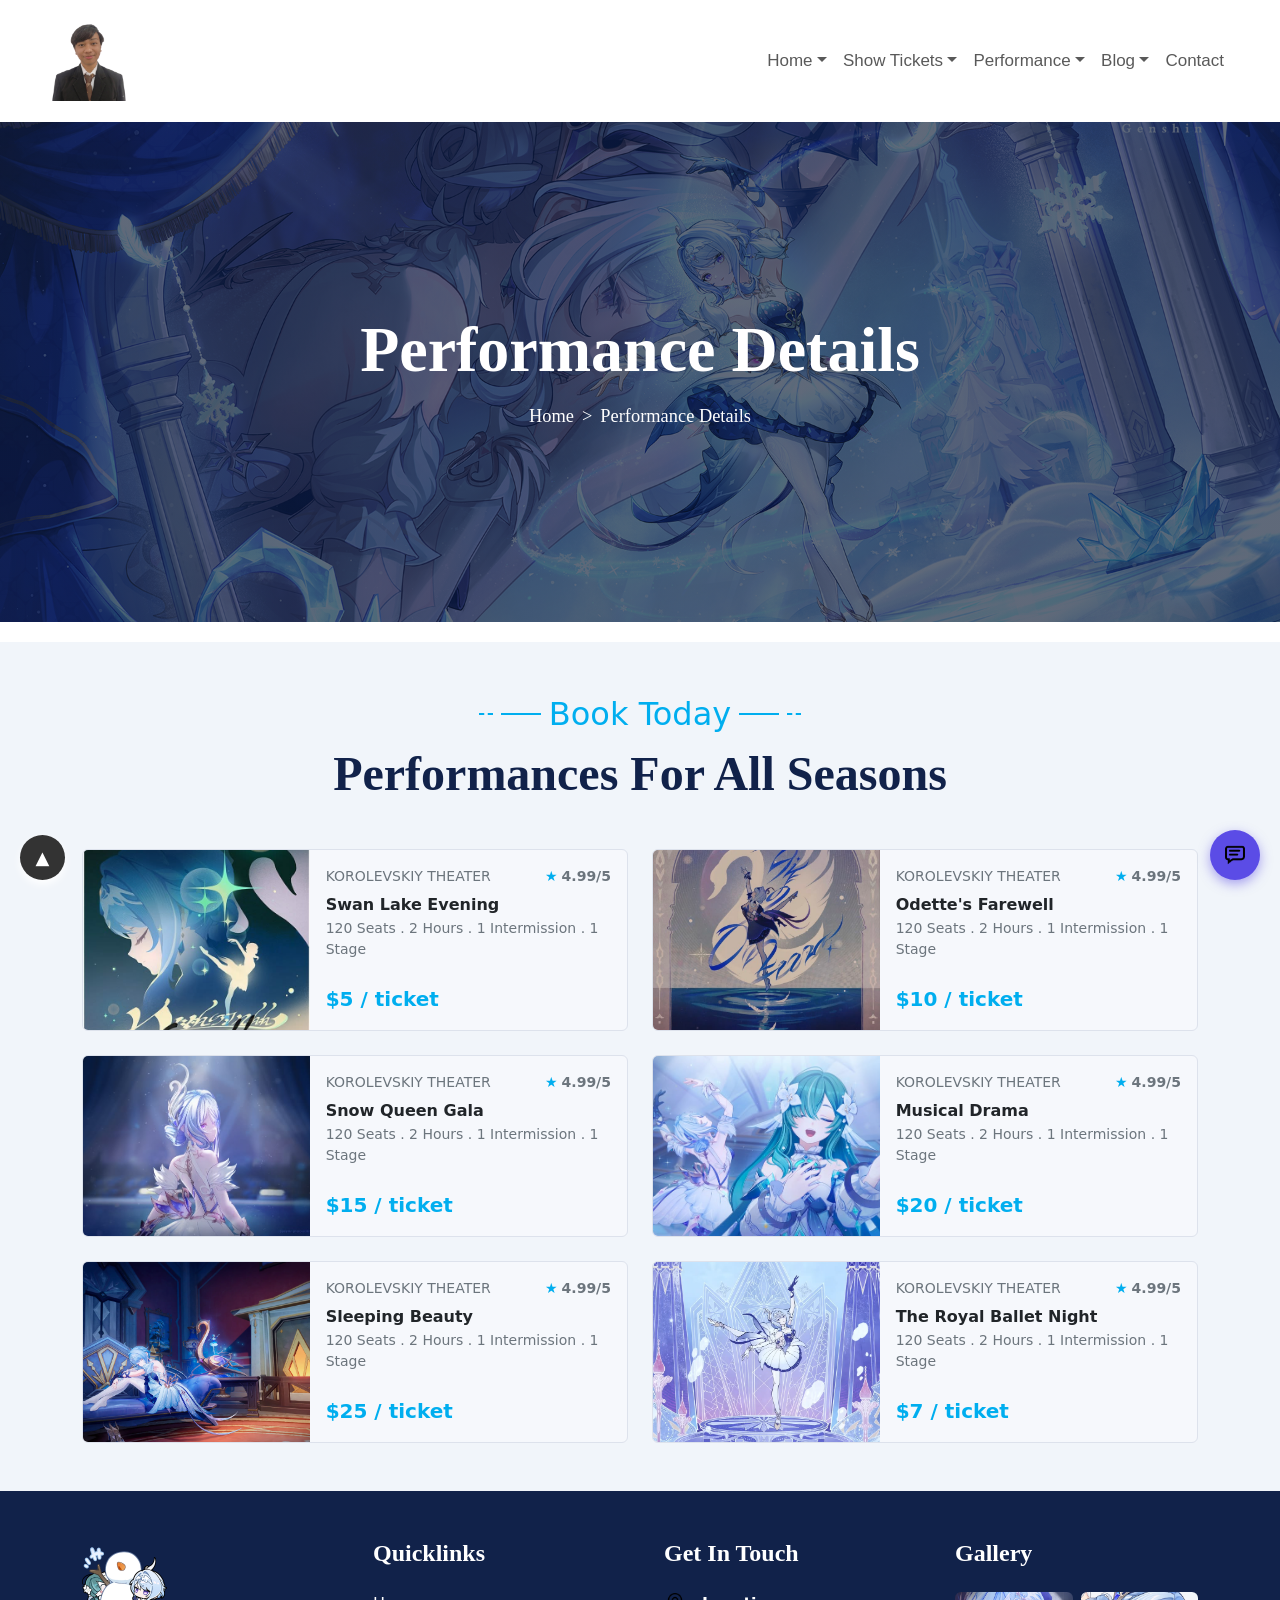
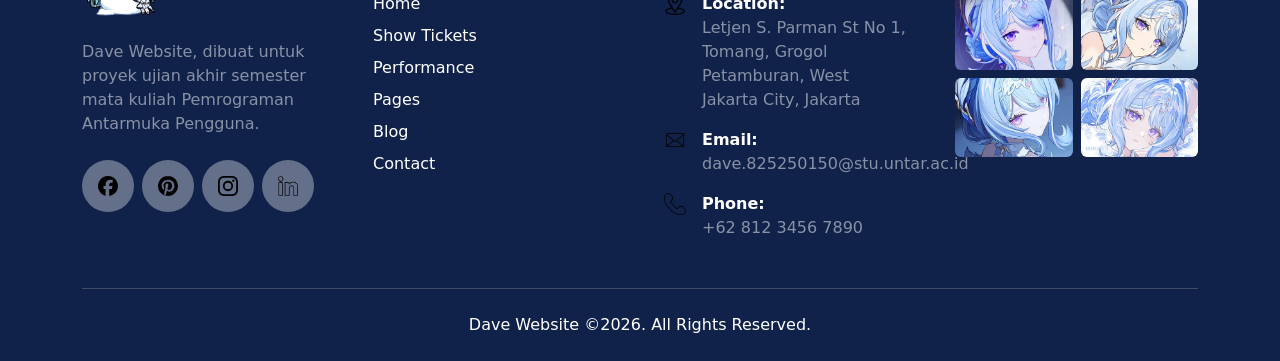
<file: PerformanceDetails.html>
<!DOCTYPE html>
<html lang="en">
<head>
    <meta charset="UTF-8">
    <meta name="viewport" content="width=device-width, initial-scale=1.0">
    <title>Dave Website</title>
    <link href="images/OdetteSt2.ico" rel="shortcut icon">
    <link href="css/bootstrap.min.css" rel="stylesheet" type="text/css">
    <link href="style.css" rel="stylesheet" type="text/css">
    <link href="scroll.css" rel="stylesheet" type="text/css">
    <link href="chat.css" rel="stylesheet" type="text/css">
</head>
<body>
    
<nav class="navbar navbar-expand-lg bg-white py-3 sticky-top">
  <div class="container-fluid px-5">
    <a class="navbar-brand" href="index.html">
        <img src="images/daveprofile2.png" alt="Logo Dave Website" height="80">
    </a>
    <button class="navbar-toggler" type="button" data-bs-toggle="collapse" data-bs-target="#navbarNavDropdown" aria-controls="navbarNavDropdown" aria-expanded="false" aria-label="Toggle navigation">
      <span class="navbar-toggler-icon"></span>
    </button>
    <div class="collapse navbar-collapse" id="navbarNavDropdown">
      <ul class="navbar-nav ms-auto">
        <li class="nav-item dropdown">
          <a class="nav-link dropdown-toggle" href="#" role="button" data-bs-toggle="dropdown" aria-expanded="false">Home</a>
          <ul class="dropdown-menu">
            <li>
                <a class="dropdown-item" href="index.html">Home</a>
            </li>
            <li>
                <a class="dropdown-item" href="DaveHome2.html">Home Two</a>
            </li>
          </ul>
        </li>
        <li class="nav-item dropdown">
          <a class="nav-link dropdown-toggle" href="#" role="button" data-bs-toggle="dropdown" aria-expanded="false">Show Tickets</a>
          <ul class="dropdown-menu">
            <li>
                <a class="dropdown-item" href="OurShow.html">Our Show</a>
            </li>
          </ul>
        </li>
        <li class="nav-item dropdown">
          <a class="nav-link dropdown-toggle" href="#" role="button" data-bs-toggle="dropdown" aria-expanded="false">Performance</a>
          <ul class="dropdown-menu">
            <li>
                <a class="dropdown-item" href="PopularPerformance.html">Popular Performance</a>
            </li>
            <li>
                <a class="dropdown-item" href="PerformanceDetails.html">Performance Details</a>
            </li>
          </ul>
        </li>
        <li class="nav-item dropdown">
          <a class="nav-link dropdown-toggle" href="#" role="button" data-bs-toggle="dropdown" aria-expanded="false">Blog</a>
          <ul class="dropdown-menu">
            <li><a class="dropdown-item" href="Blog.html">Blog Grid</a></li>
          </ul>
        </li>
        <li class="nav-item">
          <a class="nav-link" href="Contact.html">Contact</a>
        </li>
      </ul>
    </div>
  </div>
</nav>


<div class="page-header d-flex flex-column justify-content-center align-items-center text-center" id="details"><!--bagian awalan-->
    <h1 class="about-title text-white fw-bold display-3 mb-3">Performance Details</h1>
    <nav style="--bs-breadcrumb-divider: '>';" aria-label="breadcrumb">
        <ol class="breadcrumb justify-content-center mb-0">
            <li class="breadcrumb-item"><a href="index.html">Home</a></li>
            <li class="breadcrumb-item active" aria-current="page">Performance Details</li>
        </ol>
    </nav>
</div>


<div class="detail-section py-5"><!--bagian daftar performance-->
    <div class="container">
        <div class="text-center mb-5">
            <div class="d-flex justify-content-center align-items-center gap-2 mb-2">
                <span class="line-dash"></span>
                <span class="line-solid"></span>
                <span class="font-script about-label">Book Today</span>
                <span class="line-solid"></span>
                <span class="line-dash"></span>
            </div>
            <h2 class="about-title fw-bold display-5">Performances For All Seasons</h2>
        </div>

        <div class="row g-4">
            <div class="col-lg-6">
                <div class="detail-card card h-100 overflow-hidden slide-from-bottom">
                    <div class="row g-0 h-100">
                        <div class="col-sm-5">
                            <div class="detail-img-wrap position-relative h-100">
                                <img src="images/Odette32.jpeg" class="position-absolute top-0 start-0 w-100 h-100 object-fit-cover" alt="Swan Lake Evening">
                                <button type="button" class="detail-like position-absolute top-0 start-0 m-2 d-flex align-items-center justify-content-center" aria-label="Suka Swan Lake Evening">
                                    <img src="images/LinneaSt1.png">
                                </button>
                            </div>
                        </div>
                        <div class="col-sm-7">
                            <div class="card-body d-flex flex-column h-100 p-3">
                                <div class="d-flex justify-content-between align-items-center small text-uppercase text-secondary">
                                    <span>Korolevskiy Theater</span>
                                    <span class="fw-semibold d-flex align-items-center gap-1"><span class="detail-star">&#9733;</span> 4.99/5</span>
                                </div>
                                <h5 class="fs-6 fw-bold mt-2 mb-1">Swan Lake Evening</h5>
                                <p class="text-secondary small mb-3">120 Seats . 2 Hours . 1 Intermission . 1 Stage</p>
                                <div class="d-flex justify-content-between align-items-center gap-2 mt-auto">
                                    <div class="detail-harga fw-bold fs-5">$5 / ticket</div>
                                    <a href="Contact.html" class="btn btn-sm detail-book fw-semibold">Book Now</a>
                                </div>
                            </div>
                        </div>
                    </div>
                </div>
            </div>
            <div class="col-lg-6">
                <div class="detail-card card h-100 overflow-hidden slide-from-bottom">
                    <div class="row g-0 h-100">
                        <div class="col-sm-5">
                            <div class="detail-img-wrap position-relative h-100">
                                <img src="images/Odette36.jpeg" class="position-absolute top-0 start-0 w-100 h-100 object-fit-cover" alt="Odette's Farewell">
                                <button type="button" class="detail-like position-absolute top-0 start-0 m-2 d-flex align-items-center justify-content-center" aria-label="Suka Odette's Farewell">
                                    <img src="images/LinneaSt1.png">
                                </button>
                            </div>
                        </div>
                        <div class="col-sm-7">
                            <div class="card-body d-flex flex-column h-100 p-3">
                                <div class="d-flex justify-content-between align-items-center small text-uppercase text-secondary">
                                    <span>Korolevskiy Theater</span>
                                    <span class="fw-semibold d-flex align-items-center gap-1"><span class="detail-star">&#9733;</span> 4.99/5</span>
                                </div>
                                <h5 class="fs-6 fw-bold mt-2 mb-1">Odette's Farewell</h5>
                                <p class="text-secondary small mb-3">120 Seats . 2 Hours . 1 Intermission . 1 Stage</p>
                                <div class="d-flex justify-content-between align-items-center gap-2 mt-auto">
                                    <div class="detail-harga fw-bold fs-5">$10 / ticket</div>
                                    <a href="Contact.html" class="btn btn-sm detail-book fw-semibold">Book Now</a>
                                </div>
                            </div>
                        </div>
                    </div>
                </div>
            </div>
            <div class="col-lg-6">
                <div class="detail-card card h-100 overflow-hidden slide-from-bottom delay-1">
                    <div class="row g-0 h-100">
                        <div class="col-sm-5">
                            <div class="detail-img-wrap position-relative h-100">
                                <img src="images/Odette33.jpeg" class="position-absolute top-0 start-0 w-100 h-100 object-fit-cover" alt="Snow Queen Gala">
                                <button type="button" class="detail-like position-absolute top-0 start-0 m-2 d-flex align-items-center justify-content-center" aria-label="Suka Snow Queen Gala">
                                    <img src="images/LinneaSt1.png">
                                </button>
                            </div>
                        </div>
                        <div class="col-sm-7">
                            <div class="card-body d-flex flex-column h-100 p-3">
                                <div class="d-flex justify-content-between align-items-center small text-uppercase text-secondary">
                                    <span>Korolevskiy Theater</span>
                                    <span class="fw-semibold d-flex align-items-center gap-1"><span class="detail-star">&#9733;</span> 4.99/5</span>
                                </div>
                                <h5 class="fs-6 fw-bold mt-2 mb-1">Snow Queen Gala</h5>
                                <p class="text-secondary small mb-3">120 Seats . 2 Hours . 1 Intermission . 1 Stage</p>
                                <div class="d-flex justify-content-between align-items-center gap-2 mt-auto">
                                    <div class="detail-harga fw-bold fs-5">$15 / ticket</div>
                                    <a href="Contact.html" class="btn btn-sm detail-book fw-semibold">Book Now</a>
                                </div>
                            </div>
                        </div>
                    </div>
                </div>
            </div>
            <div class="col-lg-6">
                <div class="detail-card card h-100 overflow-hidden slide-from-bottom delay-1">
                    <div class="row g-0 h-100">
                        <div class="col-sm-5">
                            <div class="detail-img-wrap position-relative h-100">
                                <img src="images/Odette2.jpeg" class="position-absolute top-0 start-0 w-100 h-100 object-fit-cover" alt="Musical Drama">
                                <button type="button" class="detail-like position-absolute top-0 start-0 m-2 d-flex align-items-center justify-content-center" aria-label="Suka Nutcracker Special">
                                    <img src="images/LinneaSt1.png">
                                </button>
                            </div>
                        </div>
                        <div class="col-sm-7">
                            <div class="card-body d-flex flex-column h-100 p-3">
                                <div class="d-flex justify-content-between align-items-center small text-uppercase text-secondary">
                                    <span>Korolevskiy Theater</span>
                                    <span class="fw-semibold d-flex align-items-center gap-1"><span class="detail-star">&#9733;</span> 4.99/5</span>
                                </div>
                                <h5 class="fs-6 fw-bold mt-2 mb-1">Musical Drama</h5>
                                <p class="text-secondary small mb-3">120 Seats . 2 Hours . 1 Intermission . 1 Stage</p>
                                <div class="d-flex justify-content-between align-items-center gap-2 mt-auto">
                                    <div class="detail-harga fw-bold fs-5">$20 / ticket</div>
                                    <a href="Contact.html" class="btn btn-sm detail-book fw-semibold">Book Now</a>
                                </div>
                            </div>
                        </div>
                    </div>
                </div>
            </div>
            <div class="col-lg-6">
                <div class="detail-card card h-100 overflow-hidden slide-from-bottom delay-2">
                    <div class="row g-0 h-100">
                        <div class="col-sm-5">
                            <div class="detail-img-wrap position-relative h-100">
                                <img src="images/Odette38.webp" class="position-absolute top-0 start-0 w-100 h-100 object-fit-cover" alt="Sleeping Beauty">
                                <button type="button" class="detail-like position-absolute top-0 start-0 m-2 d-flex align-items-center justify-content-center" aria-label="Suka Sleeping Beauty">
                                    <img src="images/LinneaSt1.png">
                                </button>
                            </div>
                        </div>
                        <div class="col-sm-7">
                            <div class="card-body d-flex flex-column h-100 p-3">
                                <div class="d-flex justify-content-between align-items-center small text-uppercase text-secondary">
                                    <span>Korolevskiy Theater</span>
                                    <span class="fw-semibold d-flex align-items-center gap-1"><span class="detail-star">&#9733;</span> 4.99/5</span>
                                </div>
                                <h5 class="fs-6 fw-bold mt-2 mb-1">Sleeping Beauty</h5>
                                <p class="text-secondary small mb-3">120 Seats . 2 Hours . 1 Intermission . 1 Stage</p>
                                <div class="d-flex justify-content-between align-items-center gap-2 mt-auto">
                                    <div class="detail-harga fw-bold fs-5">$25 / ticket</div>
                                    <a href="Contact.html" class="btn btn-sm detail-book fw-semibold">Book Now</a>
                                </div>
                            </div>
                        </div>
                    </div>
                </div>
            </div>
            <div class="col-lg-6">
                <div class="detail-card card h-100 overflow-hidden slide-from-bottom delay-2">
                    <div class="row g-0 h-100">
                        <div class="col-sm-5">
                            <div class="detail-img-wrap position-relative h-100">
                                <img src="images/Odette34.jpeg" class="position-absolute top-0 start-0 w-100 h-100 object-fit-cover" alt="The Royal Ballet Night">
                                <button type="button" class="detail-like position-absolute top-0 start-0 m-2 d-flex align-items-center justify-content-center" aria-label="Suka The Royal Ballet Night">
                                    <img src="images/LinneaSt1.png">
                                </button>
                            </div>
                        </div>
                        <div class="col-sm-7">
                            <div class="card-body d-flex flex-column h-100 p-3">
                                <div class="d-flex justify-content-between align-items-center small text-uppercase text-secondary">
                                    <span>Korolevskiy Theater</span>
                                    <span class="fw-semibold d-flex align-items-center gap-1"><span class="detail-star">&#9733;</span> 4.99/5</span>
                                </div>
                                <h5 class="fs-6 fw-bold mt-2 mb-1">The Royal Ballet Night</h5>
                                <p class="text-secondary small mb-3">120 Seats . 2 Hours . 1 Intermission . 1 Stage</p>
                                <div class="d-flex justify-content-between align-items-center gap-2 mt-auto">
                                    <div class="detail-harga fw-bold fs-5">$7 / ticket</div>
                                    <a href="Contact.html" class="btn btn-sm detail-book fw-semibold">Book Now</a>
                                </div>
                            </div>
                        </div>
                    </div>
                </div>
            </div>
        </div>
    </div>
</div>


<footer class="footer-section text-white pt-5"><!--bagian futer-->
    <div class="container">
        <div class="row g-5 pb-5">
            <div class="col-md-6 col-lg-3">
                <a href="index.html">
                    <img src="images/OdetteSt4.png" alt="Logo" height="85" class="mb-3">
                </a>
                <p class="text-white-50">
                    Dave Website, dibuat untuk proyek ujian akhir semester mata kuliah Pemrograman Antarmuka Pengguna.
                </p>
                <div class="d-flex gap-2 mt-4">
                    <a href="https://www.facebook.com/share/1CNj1k6yVW/" class="social-circle" aria-label="Facebook">
                        <img src="images/facebook.svg" width="20" alt="Facebook">
                    </a>
                    <a href="https://pin.it/5jrilwgu8" class="social-circle" aria-label="Pinterest">
                        <img src="images/pinterest.svg" width="20" alt="Pinterest">
                    </a>
                    <a href="https://www.instagram.com/dddavejoseph?bqrl=MW54N2h1cTBpM3B1bQ==" class="social-circle" aria-label="Instagram">
                        <img src="images/instagram.svg" width="20" alt="Instagram">
                    </a>
                    <a href="#" class="social-circle" aria-label="LinkedIn">
                        <img src="images/linkedin.png" width="20" alt="LinkedIn">
                    </a>
                </div>
            </div>
            <div class="col-md-6 col-lg-3">
                <h4 class="footer-title mb-4">Quicklinks</h4>
                <ul class="list-unstyled d-flex flex-column gap-2">
                    <li>
                        <a href="index.html" class="footer-link">Home</a>
                    </li>
                    <li>
                        <a href="OurShow.html" class="footer-link">Show Tickets</a>
                    </li>
                    <li>
                        <a href="PopularPerformance.html" class="footer-link">Performance</a>
                    </li>
                    <li>
                        <a href="#details" class="footer-link">Pages</a>
                    </li>
                    <li>
                        <a href="Blog.html" class="footer-link">Blog</a>
                    </li>
                    <li>
                        <a href="Contact.html" class="footer-link">Contact</a>
                    </li>
                </ul>
            </div>
            <div class="col-md-6 col-lg-3">
                <h4 class="footer-title mb-4">Get In Touch</h4>

                <div class="d-flex gap-3 mb-3">
                    <div class="icon-footer">
                        <img src="images/location2.png">
                    </div>
                    <div>
                        <strong>Location:</strong>
                        <div class="text-white-50">Letjen S. Parman St No 1, Tomang, Grogol Petamburan, West Jakarta City, Jakarta</div>
                    </div>
                </div>

                <div class="d-flex gap-3 mb-3">
                    <div class="icon-footer">
                        <img src="images/email.png">
                    </div>
                    <div>
                        <strong>Email:</strong>
                        <div class="text-white-50">dave.825250150@stu.untar.ac.id</div>
                    </div>
                </div>

                <div class="d-flex gap-3">
                    <div class="icon-footer">
                        <img src="images/phone.png">
                    </div>
                    <div>
                        <strong>Phone:</strong>
                        <div class="text-white-50">+62 812 3456 7890</div>
                    </div>
                </div>
            </div>
            <div class="col-md-6 col-lg-3"><!--galeri-->
                <h4 class="footer-title mb-4">Gallery</h4>
                <div class="row g-2">
                    <div class="col-6">
                        <img src="images/Odette16.jfif" class="img-fluid rounded gallery-img" alt="Callery 1">
                    </div>
                    <div class="col-6">
                        <img src="images/Odette18.jpeg" class="img-fluid rounded gallery-img" alt="Callery 2">
                    </div>
                    <div class="col-6">
                        <img src="images/Odette19.jpeg" class="img-fluid rounded gallery-img" alt="Callery 3">
                    </div>
                    <div class="col-6">
                        <img src="images/Odette21.jpeg" class="img-fluid rounded gallery-img" alt="Callery 4">
                    </div>
                </div>
            </div>
        </div>
        <hr class="border-secondary opacity-50 m-0">
            <p class="text-center py-4 mb-0">
                Dave Website &copy;2026. All Rights Reserved.
            </p>
    </div>
</footer>

<div class="scrollAtasBawah"><!--tombol scroll-->
    <button id="tombolAtas" class="tombol-scroll" title="Ke Atas">&#9650;</button>
</div>


    <button type="button" class="tombol-chat" title="Chat" aria-label="Buka chat" data-bs-toggle="modal" data-bs-target="#modalChat"><!--tombol chat-->
        <img src="images/chaticon.png" width="20" height="20">
    </button>
    <div class="modal fade" id="modalChat" tabindex="-1" aria-labelledby="judulModalChat" aria-hidden="true">
        <div class="modal-dialog modal-dialog-centered">
            <div class="modal-content">
                <div class="modal-header">
                    <h5 class="modal-title fs-6" id="judulModalChat">Silahkan berikan pesan disini!</h5>
                    <button type="button" class="btn-close" data-bs-dismiss="modal" aria-label="Tutup"></button>
                </div>
                <div class="modal-body">
                    <form id="formChat" class="needs-validation" novalidate>
                        <div class="mb-3">
                            <label for="chatNama" class="form-label small">Nama</label>
                            <input type="text" class="form-control" id="chatNama" placeholder="Masukkan nama Anda" required>
                            <div class="invalid-feedback">Nama wajib diisi.</div>
                        </div>
                        <div class="mb-3">
                            <label for="chatEmail" class="form-label small">Email</label>
                            <input type="email" class="form-control" id="chatEmail" placeholder="nama@exampel.com" required>
                            <div class="invalid-feedback">Masukkan email yang valid.</div>
                        </div>
                        <div class="mb-3">
                            <label for="chatPesan" class="form-label small">Isi Pesan</label>
                            <textarea class="form-control" id="chatPesan" rows="4" placeholder="Tuliskan pesan Anda di sini..." required></textarea>
                            <div class="invalid-feedback">Pesan wajib diisi.</div>
                        </div>
                    </form>
                </div>
                <div class="modal-footer">
                    <button type="button" class="btn btn-secondary" data-bs-dismiss="modal">Batal</button>
                    <button type="submit" form="formChat" class="btn btn-primary">kirim pesan</button>
                </div>
            </div>
        </div>
    </div>

    <div class="toast-container position-fixed top-0 start-50 translate-middle-x p-3">
        <div id="toastChat" class="toast align-items-center text-bg-success border-0" role="alert" aria-live="assertive" aria-atomic="true">
            <div class="d-flex">
                <div class="toast-body">Pesan Anda berhasil dikirim. Terima kasih!</div>
                <button type="button" class="btn-close btn-close-white me-2 m-auto" data-bs-dismiss="toast" aria-label="Tutup"></button>
            </div>
        </div>
    </div>

    <script src="js/bootstrap.bundle.min.js"></script>
    <script src="script.js"></script>
    <script src="scroll.js"></script>
    <script src="chat.js"></script>
</body>
</html>
</file>
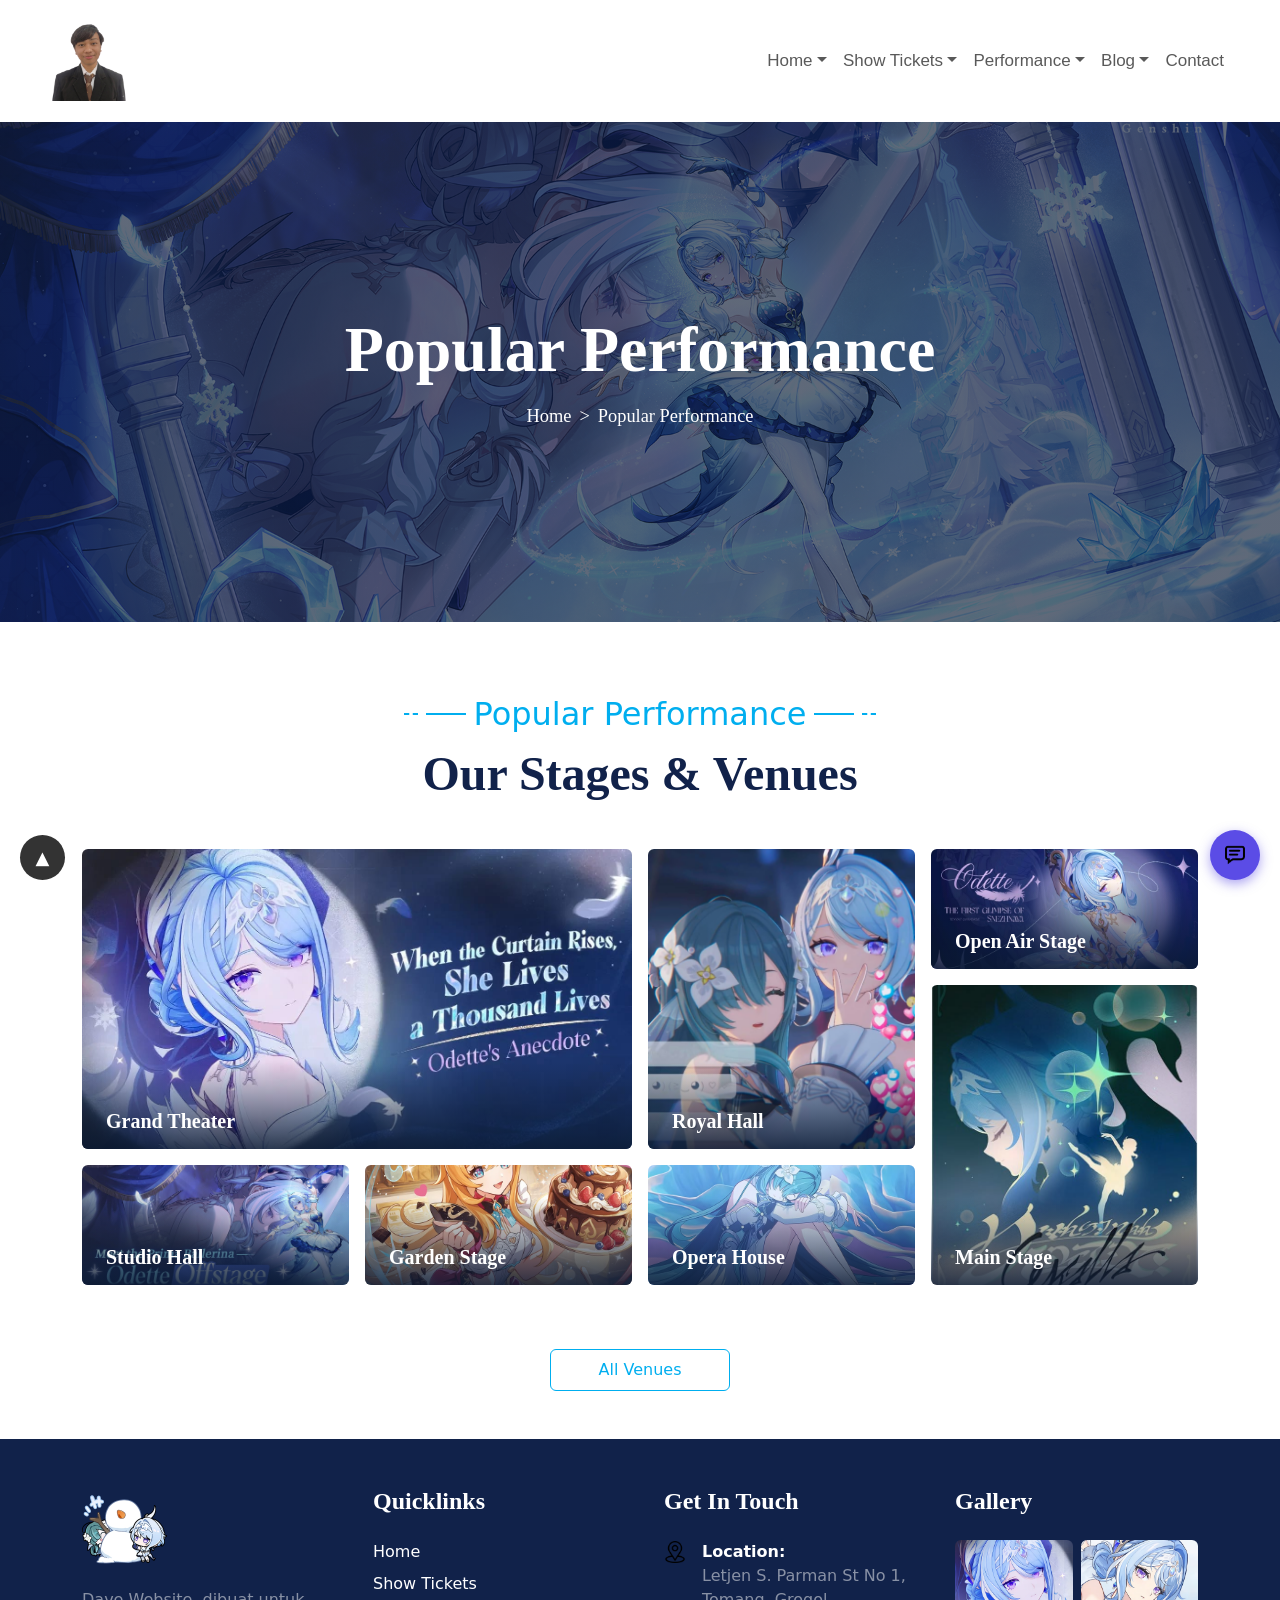
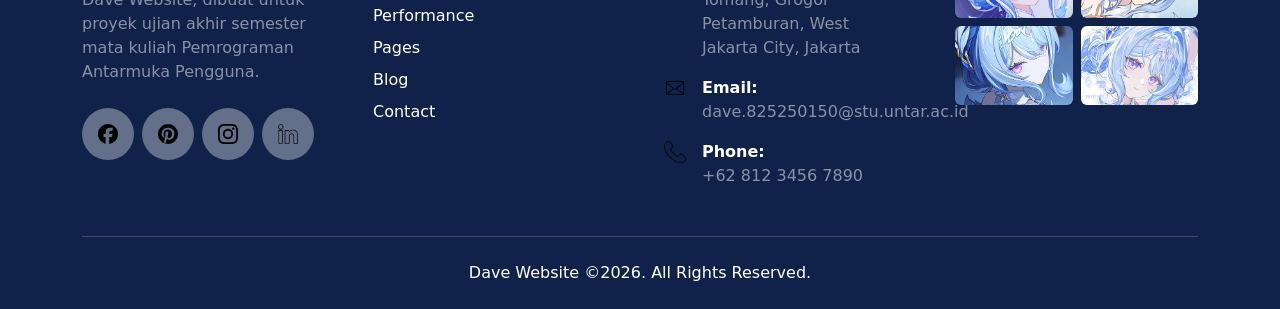
<file: PopularPerformance.html>
<!DOCTYPE html>
<html lang="en">
<head>
    <meta charset="UTF-8">
    <meta name="viewport" content="width=device-width, initial-scale=1.0">
    <title>Dave Website</title>
    <link href="images/OdetteSt2.ico" rel="shortcut icon">
    <link href="css/bootstrap.min.css" rel="stylesheet" type="text/css">
    <link href="style.css" rel="stylesheet" type="text/css">
    <link href="scroll.css" rel="stylesheet" type="text/css">
    <link href="chat.css" rel="stylesheet" type="text/css">
</head>
<body>
    
<nav class="navbar navbar-expand-lg bg-white py-3 sticky-top">
  <div class="container-fluid px-5">
    <a class="navbar-brand" href="index.html">
        <img src="images/daveprofile2.png" alt="Logo Dave Website" height="80">
    </a>
    <button class="navbar-toggler" type="button" data-bs-toggle="collapse" data-bs-target="#navbarNavDropdown" aria-controls="navbarNavDropdown" aria-expanded="false" aria-label="Toggle navigation">
      <span class="navbar-toggler-icon"></span>
    </button>
    <div class="collapse navbar-collapse" id="navbarNavDropdown">
      <ul class="navbar-nav ms-auto">
        <li class="nav-item dropdown">
          <a class="nav-link dropdown-toggle" href="#" role="button" data-bs-toggle="dropdown" aria-expanded="false">Home</a>
          <ul class="dropdown-menu">
            <li>
                <a class="dropdown-item" href="index.html">Home</a>
            </li>
            <li>
                <a class="dropdown-item" href="DaveHome2.html">Home Two</a>
            </li>
          </ul>
        </li>
        <li class="nav-item dropdown">
          <a class="nav-link dropdown-toggle" href="#" role="button" data-bs-toggle="dropdown" aria-expanded="false">Show Tickets</a>
          <ul class="dropdown-menu">
            <li>
                <a class="dropdown-item" href="OurShow.html">Our Show</a>
            </li>
          </ul>
        </li>
        <li class="nav-item dropdown">
          <a class="nav-link dropdown-toggle" href="#" role="button" data-bs-toggle="dropdown" aria-expanded="false">Performance</a>
          <ul class="dropdown-menu">
            <li>
                <a class="dropdown-item" href="PopularPerformance.html">Popular Performance</a>
            </li>
            <li>
                <a class="dropdown-item" href="PerformanceDetails.html">Performance Details</a>
            </li>
          </ul>
        </li>
        <li class="nav-item dropdown">
          <a class="nav-link dropdown-toggle" href="#" role="button" data-bs-toggle="dropdown" aria-expanded="false">Blog</a>
          <ul class="dropdown-menu">
            <li><a class="dropdown-item" href="Blog.html">Blog Grid</a></li>
          </ul>
        </li>
        <li class="nav-item">
          <a class="nav-link" href="Contact.html">Contact</a>
        </li>
      </ul>
    </div>
  </div>
</nav>


<div class="page-header d-flex flex-column justify-content-center align-items-center text-center" id="popular"><!--bagian awalan-->
    <h1 class="about-title text-white fw-bold display-3 mb-3">Popular Performance</h1>
    <nav style="--bs-breadcrumb-divider: '>';" aria-label="breadcrumb">
        <ol class="breadcrumb justify-content-center mb-0">
            <li class="breadcrumb-item"><a href="index.html">Home</a></li>
            <li class="breadcrumb-item active" aria-current="page">Popular Performance</li>
        </ol>
    </nav>
</div>


<div class="py-5"><!--bagian popular-->
    <div class="container">
        <div class="text-center mb-5">
            <div class="d-flex justify-content-center align-items-center gap-2 mb-2">
                <span class="line-dash"></span>
                <span class="line-solid"></span>
                <span class="font-script about-label">Popular Performance</span>
                <span class="line-solid"></span>
                <span class="line-dash"></span>
            </div>
            <h2 class="about-title fw-bold display-5">Our Stages &amp; Venues</h2>
        </div>

        <div class="row g-3">
            <!--kiri-->
            <div class="col-lg-6">
                <div class="row g-3">
                    <div class="col-12">
                    <div class="dest-card dest-tall rounded slide-from-left">
                        <img src="images/Odette5.jpeg" class="w-100 h-100 object-fit-cover" alt="Grand Theater">
                        <div class="dest-caption position-absolute bottom-0 start-0 w-100 px-4 pb-3 pt-5">
                            <h5 class="about-title text-white fw-bold fs-5 mb-0">Grand Theater</h5>
                        </div>
                    </div>
                    </div>
                    <div class="col-6">
                    <div class="dest-card dest-short rounded slide-from-left">
                        <img src="images/Odette37.jpeg" class="w-100 h-100 object-fit-cover" alt="Studio Hall">
                        <div class="dest-caption position-absolute bottom-0 start-0 w-100 px-4 pb-3 pt-5">
                            <h5 class="about-title text-white fw-bold fs-5 mb-0">Studio Hall</h5>
                        </div>
                    </div>
                    </div>
                    <div class="col-6">
                    <div class="dest-card dest-short rounded slide-from-bottom">
                        <img src="images/Escoffier1.jpeg" class="w-100 h-100 object-fit-cover" alt="Garden Stage">
                        <div class="dest-caption position-absolute bottom-0 start-0 w-100 px-4 pb-3 pt-5">
                            <h5 class="about-title text-white fw-bold fs-5 mb-0">Garden Stage</h5>
                        </div>
                    </div>
                    </div>
                </div>
            </div>
            <!--tengah-->
            <div class="col-6 col-lg-3">
                <div class="row g-3">
                    <div class="col-12">
                    <div class="dest-card dest-tall rounded slide-from-bottom">
                        <img src="images/Odette17.jpeg" class="w-100 h-100 object-fit-cover" alt="Royal Hall">
                        <div class="dest-caption position-absolute bottom-0 start-0 w-100 px-4 pb-3 pt-5">
                            <h5 class="about-title text-white fw-bold fs-5 mb-0">Royal Hall</h5>
                        </div>
                    </div>
                    </div>
                    <div class="col-12">
                    <div class="dest-card dest-short rounded slide-from-bottom delay-1">
                        <img src="images/Vodyanitsa3.jpeg" class="w-100 h-100 object-fit-cover" alt="Opera House">
                        <div class="dest-caption position-absolute bottom-0 start-0 w-100 px-4 pb-3 pt-5">
                            <h5 class="about-title text-white fw-bold fs-5 mb-0">Opera House</h5>
                        </div>
                    </div>
                    </div>
                </div>
            </div>
            <!--kanan-->
            <div class="col-6 col-lg-3">
                <div class="row g-3">
                    <div class="col-12">
                    <div class="dest-card dest-short rounded slide-from-right">
                        <img src="images/Odette35.jpeg" class="w-100 h-100 object-fit-cover" alt="Open Air Stage">
                        <div class="dest-caption position-absolute bottom-0 start-0 w-100 px-4 pb-3 pt-5">
                            <h5 class="about-title text-white fw-bold fs-5 mb-0">Open Air Stage</h5>
                        </div>
                    </div>
                    </div>
                    <div class="col-12">
                    <div class="dest-card dest-tall rounded slide-from-right delay-1">
                        <img src="images/Odette32.jpeg" class="w-100 h-100 object-fit-cover" alt="Main Stage">
                        <div class="dest-caption position-absolute bottom-0 start-0 w-100 px-4 pb-3 pt-5">
                            <h5 class="about-title text-white fw-bold fs-5 mb-0">Main Stage</h5>
                        </div>
                    </div>
                    </div>
                </div>
            </div>
        </div>

        <div class="text-center mt-5 pt-3">
            <a href="OurShow.html" class="btn btn-outline-about px-5 py-2">All Venues</a>
        </div>
    </div>
</div>


<footer class="footer-section text-white pt-5"><!--bagian futer-->
    <div class="container">
        <div class="row g-5 pb-5">
            <div class="col-md-6 col-lg-3">
                <a href="index.html">
                    <img src="images/OdetteSt4.png" alt="Logo" height="85" class="mb-3">
                </a>
                <p class="text-white-50">
                    Dave Website, dibuat untuk proyek ujian akhir semester mata kuliah Pemrograman Antarmuka Pengguna.
                </p>
                <div class="d-flex gap-2 mt-4">
                    <a href="https://www.facebook.com/share/1CNj1k6yVW/" class="social-circle" aria-label="Facebook">
                        <img src="images/facebook.svg" width="20" alt="Facebook">
                    </a>
                    <a href="https://pin.it/5jrilwgu8" class="social-circle" aria-label="Pinterest">
                        <img src="images/pinterest.svg" width="20" alt="Pinterest">
                    </a>
                    <a href="https://www.instagram.com/dddavejoseph?bqrl=MW54N2h1cTBpM3B1bQ==" class="social-circle" aria-label="Instagram">
                        <img src="images/instagram.svg" width="20" alt="Instagram">
                    </a>
                    <a href="#" class="social-circle" aria-label="LinkedIn">
                        <img src="images/linkedin.png" width="20" alt="LinkedIn">
                    </a>
                </div>
            </div>
            <div class="col-md-6 col-lg-3">
                <h4 class="footer-title mb-4">Quicklinks</h4>
                <ul class="list-unstyled d-flex flex-column gap-2">
                    <li>
                        <a href="index.html" class="footer-link">Home</a>
                    </li>
                    <li>
                        <a href="OurShow.html" class="footer-link">Show Tickets</a>
                    </li>
                    <li>
                        <a href="PopularPerformance.html" class="footer-link">Performance</a>
                    </li>
                    <li>
                        <a href="#popular" class="footer-link">Pages</a>
                    </li>
                    <li>
                        <a href="Blog.html" class="footer-link">Blog</a>
                    </li>
                    <li>
                        <a href="Contact.html" class="footer-link">Contact</a>
                    </li>
                </ul>
            </div>
            <div class="col-md-6 col-lg-3">
                <h4 class="footer-title mb-4">Get In Touch</h4>

                <div class="d-flex gap-3 mb-3">
                    <div class="icon-footer">
                        <img src="images/location2.png">
                    </div>
                    <div>
                        <strong>Location:</strong>
                        <div class="text-white-50">Letjen S. Parman St No 1, Tomang, Grogol Petamburan, West Jakarta City, Jakarta</div>
                    </div>
                </div>

                <div class="d-flex gap-3 mb-3">
                    <div class="icon-footer">
                        <img src="images/email.png">
                    </div>
                    <div>
                        <strong>Email:</strong>
                        <div class="text-white-50">dave.825250150@stu.untar.ac.id</div>
                    </div>
                </div>

                <div class="d-flex gap-3">
                    <div class="icon-footer">
                        <img src="images/phone.png">
                    </div>
                    <div>
                        <strong>Phone:</strong>
                        <div class="text-white-50">+62 812 3456 7890</div>
                    </div>
                </div>
            </div>
            <div class="col-md-6 col-lg-3"><!--galeri-->
                <h4 class="footer-title mb-4">Gallery</h4>
                <div class="row g-2">
                    <div class="col-6">
                        <img src="images/Odette16.jfif" class="img-fluid rounded gallery-img" alt="Callery 1">
                    </div>
                    <div class="col-6">
                        <img src="images/Odette18.jpeg" class="img-fluid rounded gallery-img" alt="Callery 2">
                    </div>
                    <div class="col-6">
                        <img src="images/Odette19.jpeg" class="img-fluid rounded gallery-img" alt="Callery 3">
                    </div>
                    <div class="col-6">
                        <img src="images/Odette21.jpeg" class="img-fluid rounded gallery-img" alt="Callery 4">
                    </div>
                </div>
            </div>
        </div>
        <hr class="border-secondary opacity-50 m-0">
            <p class="text-center py-4 mb-0">
                Dave Website &copy;2026. All Rights Reserved.
            </p>
    </div>
</footer>

<div class="scrollAtasBawah"><!--tombol scroll-->
    <button id="tombolAtas" class="tombol-scroll" title="Ke Atas">&#9650;</button>
</div>


    <button type="button" class="tombol-chat" title="Chat" aria-label="Buka chat" data-bs-toggle="modal" data-bs-target="#modalChat"><!--tombol chat-->
        <img src="images/chaticon.png" width="20" height="20">
    </button>
    <div class="modal fade" id="modalChat" tabindex="-1" aria-labelledby="judulModalChat" aria-hidden="true">
        <div class="modal-dialog modal-dialog-centered">
            <div class="modal-content">
                <div class="modal-header">
                    <h5 class="modal-title fs-6" id="judulModalChat">Silahkan berikan pesan disini!</h5>
                    <button type="button" class="btn-close" data-bs-dismiss="modal" aria-label="Tutup"></button>
                </div>
                <div class="modal-body">
                    <form id="formChat" class="needs-validation" novalidate>
                        <div class="mb-3">
                            <label for="chatNama" class="form-label small">Nama</label>
                            <input type="text" class="form-control" id="chatNama" placeholder="Masukkan nama Anda" required>
                            <div class="invalid-feedback">Nama wajib diisi.</div>
                        </div>
                        <div class="mb-3">
                            <label for="chatEmail" class="form-label small">Email</label>
                            <input type="email" class="form-control" id="chatEmail" placeholder="nama@exampel.com" required>
                            <div class="invalid-feedback">Masukkan email yang valid.</div>
                        </div>
                        <div class="mb-3">
                            <label for="chatPesan" class="form-label small">Isi Pesan</label>
                            <textarea class="form-control" id="chatPesan" rows="4" placeholder="Tuliskan pesan Anda di sini..." required></textarea>
                            <div class="invalid-feedback">Pesan wajib diisi.</div>
                        </div>
                    </form>
                </div>
                <div class="modal-footer">
                    <button type="button" class="btn btn-secondary" data-bs-dismiss="modal">Batal</button>
                    <button type="submit" form="formChat" class="btn btn-primary">kirim pesan</button>
                </div>
            </div>
        </div>
    </div>

    <div class="toast-container position-fixed top-0 start-50 translate-middle-x p-3">
        <div id="toastChat" class="toast align-items-center text-bg-success border-0" role="alert" aria-live="assertive" aria-atomic="true">
            <div class="d-flex">
                <div class="toast-body">Pesan Anda berhasil dikirim. Terima kasih!</div>
                <button type="button" class="btn-close btn-close-white me-2 m-auto" data-bs-dismiss="toast" aria-label="Tutup"></button>
            </div>
        </div>
    </div>

    <script src="js/bootstrap.bundle.min.js"></script>
    <script src="script.js"></script>
    <script src="scroll.js"></script>
    <script src="chat.js"></script>
</body>
</html>
</file>
<file: style.css>
@media (min-width: 992px) {
    .navbar .dropdown-menu {
        display: block;
        margin-top: 0;
        opacity: 0;
        visibility: hidden;
        transform: translateY(10px);
        transition: opacity 0.4s ease, transform 0.4s ease, visibility 0.4s;
    }
    .navbar .dropdown:hover > .dropdown-menu {
        opacity: 1;
        visibility: visible;
        transform: translateY(0);
    }
}

:root { /*buat ambil warna*/
    --warna-utama: #00aeef;   /*biru aksen*/
    --warna-judul: #11224a;   /*biru tua*/
}

body {
    overflow-x: hidden;
}

.navbar .nav-link {
    font-size: 17px;
    font-family: 'Trebuchet MS', 'Lucida Sans Unicode', 'Lucida Grande', 'Lucida Sans', Arial, sans-serif;
    transition: color 0.4s ease;
}

.navbar .nav-link:hover {
    color: #00aeef;
}

.navbar .dropdown-menu {
    border-top: 5px solid var(--warna-utama);
}

.navbar .dropdown-item {
    font-size: 17px;
    font-family: 'Trebuchet MS', 'Lucida Sans Unicode', 'Lucida Grande', 'Lucida Sans', Arial, sans-serif;
}

.navbar .dropdown-item:hover {
    background-color: var(--warna-utama);
    color: #ffffff;
    transition: background-color 0.4s ease, color 0.4s ease;
}

.carousel-control-prev, .carousel-control-next {
    width: auto;
    opacity: 1;
    padding: 0 1.5rem;
}

.carousel-control-prev-icon, .carousel-control-next-icon {
    width: 80px;
    height: 80px;
    background-color: rgba(255, 255, 255, 0.15);
    border-radius: 50%;
    background-size: 35% 35%;
    background-position: center;
    background-repeat: no-repeat;
    transition: background-color 0.3s ease;
}

.carousel-control-prev:hover .carousel-control-prev-icon {
    background-color: var(--warna-utama);
}

.carousel-control-next:hover .carousel-control-next-icon {
    background-color: black;
}


@media (hover: hover) {
#sliderUtama .carousel-control-prev-icon {
    opacity: 0;
    transition: opacity 0.8s ease, transform 0.8s ease, background-color 0.3s ease;
}

#sliderUtama .carousel-control-next-icon {
    opacity: 0;
    transition: opacity 0.5s ease, transform 0.5s ease, background-color 0.3s ease;
}

#sliderUtama .carousel-control-prev-icon {
    transform: translateX(-100px);
}

#sliderUtama .carousel-control-next-icon {
    transform: translateX(100px);
}

#sliderHome2 .carousel-control-prev-icon {
    opacity: 0;
    transition: opacity 0.8s ease, transform 0.8s ease, background-color 0.3s ease;
}

#sliderHome2 .carousel-control-next-icon {
    opacity: 0;
    transition: opacity 0.5s ease, transform 0.5s ease, background-color 0.3s ease;
}

#sliderHome2 .carousel-control-prev-icon {
    transform: translateX(-100px);
}

#sliderHome2 .carousel-control-next-icon {
    transform: translateX(100px);
}

#sliderUtama:hover .carousel-control-prev-icon,
#sliderUtama:hover .carousel-control-next-icon,
#sliderUtama:focus-within .carousel-control-prev-icon,
#sliderUtama:focus-within .carousel-control-next-icon {
    opacity: 1;
    transform: translateX(0);
}

#sliderHome2:hover .carousel-control-prev-icon,
#sliderHome2:hover .carousel-control-next-icon,
#sliderHome2:focus-within .carousel-control-prev-icon,
#sliderHome2:focus-within .carousel-control-next-icon {
    opacity: 1;
    transform: translateX(0);
}
}

.search-section {
    position: relative;
    z-index: 10;
    margin-top: -80px; 
    margin-bottom: 3rem;
}

.about-title {
    font-family: "Playfair Display", Georgia, "Times New Roman", serif;
    color: var(--warna-judul);
    line-height: 1.15;
}
 
.about-label {
    color: var(--warna-utama);
    font-size: 2rem;
}
 
.line-dash {
    width: 14px;
    border-top: 2px dashed var(--warna-utama);
}
.line-solid {
    width: 40px;
    border-top: 2px solid var(--warna-utama);
}
 
.about-img-wrap {
    position: relative;
}
.about-img-wrap::before {
    content: "";
    position: absolute;
    top: -14px;
    left: -14px;
    width: 130px;
    height: 150px;
    background-color: var(--warna-utama);
    border-radius: 8px;
    z-index: 0;
}
.about-img-wrap img {
    position: relative;  
    z-index: 1;
}

.slide-from-left {
    opacity: 0;
    transform: translateX(-100px);
    transition: opacity 1.0s ease, transform 1.0s ease;
}

.slide-from-left.tampil {
    opacity: 1;
    transform: translateX(0);
}

.slide-from-right {
    opacity: 0;
    transform: translateX(100px);
    transition: opacity 1.0s ease, transform 1.0s ease;
}

.slide-from-right.tampil {
    opacity: 1;
    transform: translateX(0);
}

.slide-from-bottom {
    opacity: 0;
    transform: translateY(100px);
    transition: opacity 1.0s ease, transform 1.0s ease;
}

.slide-from-bottom.tampil {
    opacity: 1;
    transform: translateY(0);
}
 
.arrow-circle {
    width: 30px;
    height: 30px;
    flex-shrink: 0;
    display: inline-flex;
    align-items: center;
    justify-content: center;
    border-radius: 50%;
    background-color: var(--warna-utama);
    color: #fff;
}
 
.btn-about {
    background-color: var(--warna-utama);
    border-color: var(--warna-utama);
    color: #fff;
}
.btn-about:hover {
    background-color: white;
    border-color: #0094cc;
    color: var(--warna-utama);
    transition: background-color 0.4s ease, border-color 0.4s ease, color 0.4s ease;
}

.welcome-section {
    background-image: url("images/Odette39.webp");
    background-size: cover;
    background-position: left center;
    background-repeat: no-repeat;
    min-height: 600px;
}
 
.welcome-box {
    background-color: #1a76c4;
    border-radius: 10px;
}
 
.welcome-text {
    font-family: "Playfair Display", Georgia, "Times New Roman", serif;
    font-style: italic;
    font-size: 1.5rem;
    line-height: 1.8;
}

.show-card {
    border-color: #e9ecef;
    overflow: hidden;
    transition: transform 0.4s ease, box-shadow 0.4s ease;
}
 
.show-card:hover {
    transform: translateY(-15px);
    box-shadow: 0 1rem 2rem rgba(17, 34, 74, 0.10) !important;
}

.show-img-wrap {
    position: relative;
    overflow: hidden;
}

.show-img-wrap::after {
    content: "";
    position: absolute;
    inset: 0;
    background-color: rgba(0, 174, 239, 0.25);
    opacity: 0;
    transition: opacity 0.5s ease;
}
 
.show-card .card-img-top {
    height: 180px;
    object-fit: cover;
    transition: transform 0.6s ease;
}
 
.show-card:hover .card-img-top {
    transform: scale(1.08);
}

.show-card:hover .show-img-wrap::after {
    opacity: 1;
}
 
.show-price {
    color: var(--warna-utama);
    font-size: 1.35rem;
}
 
.btn-book {
    background-color: #fff;
    border: 1px solid #6c757d;
    color: #212529;
    transition: background-color 0.4s ease, border-color 0.4s ease, color 0.4s ease;
}
 
.show-card:hover .btn-book {
    background-color: var(--warna-utama);
    border-color: var(--warna-utama);
    color: #fff;
}
 
.btn-outline-about {
    background-color: transparent;
    border: 1px solid var(--warna-utama);
    color: var(--warna-utama);
    transition: background-color 0.4s ease, color 0.4s ease;
}
 
.btn-outline-about:hover {
    background-color: var(--warna-utama);
    color: #fff;
}

.offer-section {
    background-image: linear-gradient(rgba(10, 25, 50, 0.75), rgba(10, 25, 50, 0.75)), url("images/Odette12.jpeg");
    background-size: cover;
    background-position: center;
    background-repeat: no-repeat;
    min-height: 600px;
}

@media (min-width: 992px) {
    .offer-section {
        background-image: linear-gradient(90deg, rgba(10, 25, 50, 0.9) 0%, rgba(10, 25, 50, 0.55) 50%, rgba(10, 25, 50, 0) 100%), url("images/Odette12.jpeg");
    }
}

.offer-circle {
    width: 100%;
    max-width: 150px;
    aspect-ratio: 1 / 1;
    margin: 0 auto;
    display: flex;
    align-items: center;
    justify-content: center;
    background-color: #fff;
    color: #111;
    border: 6px solid #d6e0fa;
    border-radius: 50%;
}

.offer-circle:hover {
    border-color: var(--warna-utama);
    transition: border-color 0.3s ease;
}

.offer-circle img {
    width: 80px;
    height: 80px;
}

.delay-1 { transition-delay: 0.2s; }
.delay-2 { transition-delay: 0.4s; }
.delay-3 { transition-delay: 0.6s; }

.dest-card {
    position: relative;
    overflow: hidden;
}

.dest-tall { height: 300px; }
.dest-short { height: 120px; }

.dest-card img {
    transition: transform 0.6s ease;
}

.dest-card:hover img {
    transform: scale(1.08);
}

.dest-caption {
    background-image: linear-gradient(to top, rgba(10, 25, 50, 0.85), rgba(10, 25, 50, 0));
}

.video-section {
    background-image: linear-gradient(rgba(10, 25, 50, 0.55), rgba(10, 25, 50, 0.55)), url("images/Odette12.jpeg");
    background-size: cover;
    background-position: center;
    background-repeat: no-repeat;
    min-height: 460px;
}

.play-wrap {
    position: relative;
    width: 120px;
    height: 120px;
    display: flex;
    align-items: center;
    justify-content: center;
}

.play-wrap::before {
    content: "";
    position: absolute;
    inset: 0;
    border: 3px dotted var(--warna-utama);
    border-radius: 50%;
    animation: putar 10s linear infinite;
    pointer-events: none;
}

@keyframes putar {
    to { transform: rotate(360deg); }
}

.play-btn {
    width: 70px;
    height: 70px;
    border: 3px solid #111;
    border-radius: 50%;
    background-color: #fff;
    color: var(--warna-utama);
    font-size: 1.15rem;
    font-weight: 700;
    box-shadow: 0 0 0 10px rgba(0, 174, 239, 0.55);
    cursor: pointer;
    transition: transform 0.3s ease;
    display: flex;
    align-items: center;
    justify-content: center;
    text-decoration: none;
}

.play-btn:hover {
    transform: scale(1.1);
}

@media (prefers-reduced-motion: reduce) {
    .play-wrap::before {
        animation: none;
    }
}

.stats-section {
    background-color: #244a84;
}

.stat-number {
    font-size: 2.6rem;
    line-height: 1.2;
}

@media (min-width: 768px) {
    .stat-item + .stat-item {
        border-left: 1px solid rgba(255, 255, 255, 0.25);
    }
}

.popup {
    position: fixed;
    inset: 0;
    background: rgba(10, 18, 35, 0.72);
    display: none;
    align-items: center;
    justify-content: center;
    z-index: 1100;
    padding: 20px;
}

.popup:target {
    display: flex;
}

.popup-box {
    background-color: white;
    width: 90%;
    max-width: 850px;
    padding: 25px;
    border-radius: 15px;
}

.popup-header {
    display: flex;
    justify-content: space-between;
    align-items: center;
    margin-bottom: 25px;
}

.popup-title {
    font-weight: bold;
    font-size: 1.3rem;
    color: var(--warna-judul);
}

.close-popup {
    text-decoration: none;
    color: black;
    font-size: 30px;
    font-weight: bold;
    line-height: 1;
    transition: color 0.3s ease;
}

.close-popup:hover {
    color: var(--warna-utama);
}

.popup-video {
    display: flex;
    justify-content: center;
    align-items: center;
}

.popup-video video {
    width: 100%;
    max-width: 650px;
    height: auto;
    border-radius: 8px;
}

.feature-card {
    position: relative;
    overflow: hidden;
    border-color: #eef0f3;
    border-radius: 4px;
    box-shadow: 0 0.5rem 1.5rem rgba(17, 34, 74, 0.05);
}

.feature-card .card-body {
    position: relative;
    z-index: 1;
}

.feature-card::before,
.feature-card::after {
    content: "";
    position: absolute;
    border-radius: 50%;
    pointer-events: none;
    opacity: 0;
    transform: scale(0);
}

.feature-card::before {
    width: 900px;
    height: 900px;
    top: -450px;
    right: -450px;
    background-color: var(--warna-utama);
}

.feature-card::after {
    width: 1000px;
    height: 1000px;
    top: -500px;
    right: -500px;
    background-color: rgba(0, 174, 239, 0.4);
}

.feature-card:hover::before {
    animation: lingkaranBiru 0.9s ease-out;
}

.feature-card:hover::after {
    animation: lingkaranBiru 0.9s ease-out 0.1s;
}

@keyframes lingkaranBiru {
    0%   { transform: scale(0); opacity: 1; }
    55%  { transform: scale(1); opacity: 1; }
    100% { transform: scale(1); opacity: 0; }
}

.card-image img {
    width: 67px;
    height: 67px;
}

.testi-section {
    background-image: linear-gradient(rgba(10, 25, 50, 0.8), rgba(10, 25, 50, 0.8)), url("images/Odette12.jpeg");
    background-size: cover;
    background-position: center;
    background-repeat: no-repeat;
}

.testi-text {
    font-family: "Playfair Display", Georgia, "Times New Roman", serif;
    font-style: italic;
    line-height: 1.6;
}

.testi-img {
    width: 90px;
    height: 90px;
    border: 2px solid #fff;
}

.team-card {
    box-shadow: 0 0.5rem 2rem rgba(17, 34, 74, 0.08);
    border-radius: 6px;
    overflow: hidden;
}

.team-img-wrap {
    overflow: hidden;
}

.team-img-wrap img {
    aspect-ratio: 10 / 11;
}

.team-img-wrap::after {
    content: "";
    position: absolute;
    inset: 0;
    background-image: linear-gradient(to bottom, rgba(0, 174, 239, 0) 20%, rgba(0, 174, 239, 0.85) 100%);
    opacity: 0;
    transition: opacity 0.5s ease;
    pointer-events: none;
}

.team-card:hover .team-img-wrap::after {
    opacity: 1;
}

.team-share {
    z-index: 1;
    border-radius: 4px;
    background-color: var(--warna-utama);
    color: #fff;
    transition: background-color 0.4s ease, color 0.4s ease;
}

.team-share img {
    width: 40px;
    height: 40px;
}

.team-card:hover .team-share {
    background-color: #fff;
    color: var(--warna-utama);
}

.team-name {
    color: var(--warna-judul);
}

.team-role {
    font-family: "Playfair Display", Georgia, "Times New Roman", serif;
    color: #9aa1ac;
}

.blog-big {
    min-height: 420px;
}

.blog-big-caption {
    background-image: linear-gradient(to top, rgba(10, 25, 50, 0.85), rgba(10, 25, 50, 0));
}

.blog-big-title {
    color: #fff;
    font-size: 1.75rem;
    transition: color 0.4s ease;
}

.blog-big:hover .blog-big-title {
    color: var(--warna-utama);
}

.blog-card {
    border-color: #adb5bd;
    border-radius: 4px;
    overflow: hidden;
}

.blog-img-wrap img {
    aspect-ratio: 3 / 2;
}

.blog-tag {
    z-index: 1;
    background-color: var(--warna-utama);
    color: #fff;
    letter-spacing: 1px;
    opacity: 0;
    transform: translateY(-100%);
    transition: opacity 0.4s ease, transform 0.4s ease;
}

.blog-card:hover .blog-tag {
    opacity: 1;
    transform: translateY(0);
}

.blog-green::after {
    content: "";
    position: absolute;
    inset: 0;
    background-image: linear-gradient(to bottom, rgba(0, 174, 239, 0) 30%, rgba(60, 190, 80, 0.8) 100%);
    opacity: 0;
    transition: opacity 0.5s ease;
    pointer-events: none;
}

.blog-card:hover .blog-green::after {
    opacity: 1;
}

.blog-kategori {
    color: var(--warna-utama);
    font-size: 0.72rem;
    letter-spacing: 1px;
}

.blog-title {
    font-size: 1rem;
    display: -webkit-box;
    -webkit-box-orient: vertical;
    overflow: hidden;
}

.page-header {
    background-image: linear-gradient(rgba(10, 25, 50, 0.65), rgba(10, 25, 50, 0.65)), url("images/Odette12.jpeg");
    background-size: cover;
    background-position: center;
    background-repeat: no-repeat;
    min-height: 500px;
    margin-bottom: 20px;
}

.page-header .breadcrumb {
    --bs-breadcrumb-divider-color: #ffffff;
    --bs-breadcrumb-item-active-color: #ffffff;
    font-family: "Playfair Display", Georgia, "Times New Roman", serif;
    font-size: 1.15rem;
}

.page-header .breadcrumb a {
    color: #ffffff;
    text-decoration: none;
    transition: color 0.3s ease;
}

.page-header .breadcrumb a:hover {
    color: var(--warna-utama);
}

.news-slider {
    margin: 0 -0.75rem;
}

.news-item {
    flex: 0 0 100%;
    padding: 0 0.75rem;
}

@media (min-width: 768px) {
    .news-item { flex-basis: 50%; }
}

@media (min-width: 992px) {
    .news-item { flex-basis: 33.3333%; }
}

.news-card {
    border-color: #ced4da;
    border-radius: 6px;
    overflow: hidden;
}

.news-card img {
    aspect-ratio: 16 / 10;
}

.news-brand {
    color: #6c757d;
    font-size: 1.1rem;
    transition: color 0.3s ease;
}

.news-brand:hover {
    color: #3cbe50;
}

.news-title {
    display: -webkit-box;
    -webkit-box-orient: vertical;
    overflow: hidden;
    font-size: 1.5rem;
    line-height: 1.3;
    min-height: 2.6em;
    transition: color 0.3s ease;
}

.news-title:hover {
    color: var(--warna-utama);
}

.news-more {
    color: #6c757d;
    font-size: 1.1rem;
    transition: color 0.3s ease;
}

.news-more:hover {
    color: var(--warna-utama);
}

.tiket-box {
    background-color: #f0f3f9;
}

.tiket-box img {
    aspect-ratio: 3 / 2;
}

.tiket-star {
    position: absolute;
    top: 10px;
    right: 10px;
}

.tiket-star img {
    width: 35px;
    height: 35px;
}

.tiket-info {
    border-color: #dde2ec !important;
}

.tiket-harga {
    color: var(--warna-utama);
}

.detail-section {
    background-color: #f1f5fa;
}

.detail-card {
    background-color: #f6f8fc;
    border-color: #dde2ec;
    border-radius: 6px;
}

.detail-img-wrap {
    min-height: 180px;
}

.detail-star {
    color: var(--warna-utama);
}

.detail-harga {
    color: var(--warna-utama);
}

.detail-like {
    width: 35px;
    height: 35px;
    border: none;
    border-radius: 50%;
    background-color: rgba(110, 120, 130, 0.6);
    color: #ffffff;
    opacity: 0;
    scale: 0;
    transition: opacity 0.4s ease, scale 0.4s ease;
}

.detail-like img {
    width: 25px;
    height: 25px;
}

.detail-book {
    background-color: var(--warna-utama);
    border: 1px solid var(--warna-utama);
    color: #fff;
    opacity: 0;
    scale: 0;
    pointer-events: none;
    transition: opacity 0.4s ease, scale 0.4s ease, background-color 0.3s ease, color 0.3s ease;
}

.detail-card:hover .detail-like,
.detail-card:focus-within .detail-like {
    opacity: 1;
    scale: 1.1;
}

.detail-card:hover .detail-book,
.detail-card:focus-within .detail-book {
    opacity: 1;
    scale: 1.1;
    pointer-events: auto;
}

.detail-book:hover {
    background-color: #fff;
    border-color: var(--warna-utama);
    color: #3cbe50;
}

/*kalo di hp atau yang gaada kursornya*/
@media (hover: none) {
    .detail-like,
    .detail-book {
        opacity: 1;
        pointer-events: auto;
    }
}

.kontak-input {
    background-color: #e4f7fd;
    border-color: #bfe6f5;
    border-radius: 0.75rem;
    padding: 0.8rem 1rem;
    font-size: 0.9rem;
}

.kontak-input:focus {
    background-color: #fff;
    border-color: var(--warna-utama);
    box-shadow: 0 0 0 0.2rem rgba(0, 174, 239, 0.2);
}

.btn-kirim {
    background-color: #e4f7fd;
    color: var(--warna-utama);
    border: none;
    transition: background-color 0.4s ease, color 0.4s ease;
}

.btn-kirim:hover {
    background-color: var(--warna-utama);
    color: #fff;
}

.alert-success img {
    width: 50px;
    height: 50px;
    right: 10px;
}

.kontak-peta {
    min-height: 420px;
}

.hero-img {
    height: clamp(460px, 90vh, 850px);
}

.hero-overlay {
    background-image: linear-gradient(90deg, rgba(10, 25, 50, 0.65) 0%, rgba(10, 25, 50, 0.1) 75%);
}

.hero-text {
    max-width: 680px;
}

.hero-play {
    position: relative;
    width: 56px;
    height: 56px;
    display: flex;
    align-items: center;
    justify-content: center;
    border-radius: 50%;
    background-color: #fff;
    color: var(--warna-utama);
    text-decoration: none;
    transition: transform 0.3s ease;
}

.hero-play img {
    width: 30px;
    height: 30px;
}

.hero-play::before {
    content: "";
    position: absolute;
    inset: -9px;
    border: 3px dashed #fff;
    border-radius: 50%;
    pointer-events: none;
    animation: putar 10s linear infinite;
}

.hero-play:hover {
    transform: scale(1.1);
}

.who-img {
    height: 195px;
}

.who-label {
    color: var(--warna-utama);
}

.dropcap::first-letter {
    float: left;
    font-family: "Playfair Display", Georgia, "Times New Roman", serif;
    font-size: 3.6rem;
    font-weight: 700;
    line-height: 0.85;
    padding: 0.3rem 0.6rem 0 0;
    color: var(--warna-judul);
}

/*kotak biru muncul lalu ilang*/
.about-link {
    position: relative;
    isolation: isolate;
    padding: 0.4rem 0.8rem;
    margin-left: -0.8rem;
    color: var(--warna-judul);
}

.about-link::before {
    content: "";
    position: absolute;
    inset: 0;
    z-index: -1;
    border-radius: 4px;
    background-color: var(--warna-utama);
    opacity: 0;
}

.about-link:hover {
    color: var(--warna-judul);
    animation: tekspudar 1.2s ease-out;
}

.about-link:hover::before {
    animation: kotakBiru 1.2s ease-out;
}

@keyframes kotakBiru {
    0%   { opacity: 1; }
    100% { opacity: 0; }
}

@keyframes tekspudar {
    0%   { color: #ffffff; }
    100% { color: var(--warna-judul); }
}

.book-card {
    border: 0;
    border-radius: 8px;
    box-shadow: 0 0.5rem 2rem rgba(17, 34, 74, 0.1);
}

.testi-drag {
    overflow-x: auto;
    scroll-snap-type: x mandatory;
    scrollbar-width: none;
    cursor: grab;
    margin: 0 -0.75rem;
    padding: 1rem 0;          /* ruang supaya kartu yang naik tidak terpotong */
}

.testi-drag::-webkit-scrollbar {
    display: none;
}

.testi-drag.dragging {
    cursor: grabbing;
    scroll-snap-type: none;   /* matikan snap sementara selama di-drag */
    user-select: none;
}

.testi-item {
    flex: 0 0 100%;
    padding: 0 0.75rem;
    scroll-snap-align: start;
}

@media (min-width: 992px) {
    .testi-item { flex-basis: 50%; }
}

.testi-card {
    position: relative;
    overflow: hidden;
    border: 1px solid rgba(255, 255, 255, 0.25);
    background-color: rgba(10, 25, 50, 0.35);
    transition: transform 0.4s ease;
}

.testi-card:hover {
    transform: translateY(-8px);
}

/* garis biru kiri (turun dari atas) dan kanan (naik dari bawah) */
.testi-card::before,
.testi-card::after {
    content: "";
    position: absolute;
    top: 0;
    width: 4px;
    height: 100%;
    background-color: var(--warna-utama);
    transform: scaleY(0);
    transition: transform 0.5s ease;
}

.testi-card::before {
    left: 0;
    transform-origin: top;
}

.testi-card::after {
    right: 0;
    transform-origin: bottom;
}

.testi-card:hover::before,
.testi-card:hover::after {
    transform: scaleY(1);
}

.testi-img {
    width: 108px;
    height: 108px;
}

.testi-stars {
    color: var(--warna-utama);
    font-size: 1.4rem;
    letter-spacing: 2px;
    line-height: 1;
}

.testi-quote {
    font-family: "Playfair Display", Georgia, "Times New Roman", serif;
}

.testi-dot {
    width: 12px;
    height: 12px;
    padding: 0;
    border: none;
    border-radius: 50%;
    background-color: #c8ccd4;
    transition: background-color 0.3s ease, box-shadow 0.3s ease;
}

.testi-dot.active {
    background-color: var(--warna-utama);
    box-shadow: 0 0 0 3px rgba(0, 174, 239, 0.35);
}

.why-card {
    position: relative;
    overflow: hidden;
    background-color: #ffffff;
    border-radius: 4px;
    box-shadow: 0 0.25rem 1rem rgba(17, 34, 74, 0.05);
}

/*animasi itam*/
.why-card::before {
    content: "";
    position: absolute;
    inset: 0;
    background-color: #111;
    transform: scaleX(0);
    transform-origin: right;
    transition: transform 0.5s ease;
}

.why-card:hover::before {
    transform: scaleX(1);
    transform-origin: left;
}

.why-inner {
    z-index: 1;
}

.why-icon {
    width: 67px;
    height: 67px;
    border-radius: 50%;
    background-color: rgba(0, 174, 239, 0.25);
}

.why-icon-in {
    width: 52px;
    height: 52px;
    border-radius: 50%;
    background-color: var(--warna-utama);
    color: #ffffff;
}

.why-icon-in img {
    width: 47px;
    height: 47px;
}

.why-title,
.why-text {
    transition: color 0.5s ease;
}

.why-text {
    color: #8a919c;
}

.why-card:hover .why-title,
.why-card:hover .why-text {
    color: #ffffff;
}

.galeri-section {
    background-color: var(--warna-judul);
}

.galeri-label {
    color: var(--warna-utama);
}

.galeri-judul {
    max-width: 420px;
}

.galeri-thumb {
    display: block;
    cursor: pointer;
    background: none;
}

.galeri-lg { height: 250px; }
.galeri-md { height: 180px; }

.galeri-modal .modal-content {
    background-color: rgba(6, 12, 26, 0.96);
    border: 0;
    border-radius: 0;
    color: #fff;
}

.galeri-btn {
    width: 50px;
    height: 50px;
    display: flex;
    align-items: center;
    justify-content: center;
    border: 0;
    background: none;
    color: #fff;
    opacity: 0.85;
    transition: opacity 0.3s ease, color 0.3s ease;
}

.galeri-btn img {
    width: 40px;
    height: 40px;
}

.galeri-btn:hover {
    opacity: 1;
    color: var(--warna-utama);
}

.galeri-modal .carousel-inner {
    width: 100%;
}

.galeri-slide {
    display: inline-block;
    overflow: hidden;
    border-radius: 8px;
}

.galeri-slide img {
    display: block;
    max-width: 85vw;
    max-height: 68vh;
    object-fit: contain;
    cursor: zoom-in;
    transition: transform 0.3s ease;
}

.galeri-zoomed .carousel-item.active .galeri-slide img {
    transform: scale(2);
    cursor: zoom-out;
}

.galeri-modal .carousel-control-prev-icon,
.galeri-modal .carousel-control-next-icon {
    width: 44px;
    height: 44px;
    background-color: transparent;
    background-size: 45% 45%;
}

.galeri-modal .carousel-control-prev:hover .carousel-control-prev-icon,
.galeri-modal .carousel-control-next:hover .carousel-control-next-icon {
    background-color: var(--warna-utama);
}

.price-section {
    background-color: #f1f5fa;
}

.price-card {
    position: relative;
    overflow: hidden;
    background-color: #ffffff;
    border-top: 3px solid black;
    border-radius: 4px;
}

/*persegi itam bagi 2*/
.price-card::before,
.price-card::after {
    content: "";
    position: absolute;
    left: 0;
    right: 0;
    height: 50%;
    background-color: #000d1a;
    transform: scaleY(0);
    transition: transform 0.5s ease;
}

.price-card::before {
    top: 0;
    transform-origin: top;
}

.price-card::after {
    bottom: 0;
    transform-origin: bottom;
}

.price-card:hover::before,
.price-card:hover::after {
    transform: scaleY(1);
}

.price-inner {
    z-index: 1;
}

.price-title, .price-cur,
.price-num, .price-per,
.price-txt, .price-arrow,
.price-line, .btn-price {
    transition: color 0.5s ease, border-color 0.5s ease, background-color 0.5s ease;
}

.price-card .price-title { 
    color: var(--warna-judul);
}

.price-cur { 
    color: black; font-size: 3rem; line-height: 1;
}

.price-num { 
    color: var(--warna-utama); font-size: 3rem; line-height: 1;
}

.price-per { 
    color: black; 
}

.price-txt { 
    color: black; 
}

.price-arrow { 
    color: var(--warna-utama); 
}

.price-line {
    border-color: gray;
    border-top-width: 1px;
}

.price-off {
    opacity: 0.55;
}

.price-off .price-txt {
    text-decoration: line-through;
}

.btn-price {
    background-color: transparent;
    border: 1px solid var(--warna-utama);
    color: var(--warna-utama);
}

.price-card:hover .price-title,
.price-card:hover .price-cur,
.price-card:hover .price-num,
.price-card:hover .price-per,
.price-card:hover .price-txt,
.price-card:hover .price-arrow {
    color: #ffffff;
}

.price-card:hover .price-line {
    border-color: #ffffff;
}

.price-card:hover .btn-price {
    border-color: #ffffff;
    color: #ffffff;
}

.price-card .btn-price:hover {
    background-color: #ffffff;
    border-color: #ffffff;
    color: #000d1a;
}





.footer-section {
    background-color: var(--warna-judul);
}

.footer-title {
    font-family: "Playfair Display", Georgia, "Times New Roman", serif;
    font-weight: 700;
}

.footer-link {
    color: #ffffff;
    text-decoration: none;
    transition: color 0.3s ease, padding-left 0.3s ease;
}

.footer-link:hover {
    color: var(--warna-utama);
    padding-left: 6px;
}

.contact-icon {
    color: var(--warna-utama);
    flex-shrink: 0;
    margin-top: 2px;
}

.icon-footer img {
    width: 22px;
    height: 22px;
}

.social-circle {
    width: 52px;
    height: 52px;
    display: inline-flex;
    align-items: center;
    justify-content: center;
    border-radius: 50%;
    background-color: rgba(255, 255, 255, 0.35);
    color: #ffffff;
    font-weight: 700;
    text-decoration: none;
    transition: background-color 0.3s ease, transform 0.3s ease;
}

.social-circle:hover {
    background-color: var(--warna-utama);
    color: #ffffff;
    transform: scale(0.9);
}

.gallery-img {
    width: 100%;
    aspect-ratio: 3 / 2;
    object-fit: cover;
}
</file>
<file: scroll.css>
.scrollAtasBawah {
    position: fixed;
    bottom: 20px;
    left: 20px;
    z-index: 1000;
    display: flex;
    flex-direction: column;
    gap: 4px;
}

.tombol-scroll {
    width: 45px;
    height: 45px;
    background-color: #333333;
    color: #ffffff;
    border: none;
    border-radius: 50%;
    font-size: 18px;
    cursor: pointer;
    box-shadow: 0 4px 8px;
    transition: background-color 0.3s ease, transform 0.2s ease;
    display: flex;
    align-items: center;
    justify-content: center;
}

.tombol-scroll:hover {
    background-color: #ff0000 !important;
    color: #ffffff;
    transform: scale(1.1);
}
</file>
<file: chat.css>
.tombol-chat {
    position: fixed;
    bottom: 20px;
    right: 20px;
    z-index: 1000;
    width: 50px;
    height: 50px;
    display: flex;
    align-items: center;
    justify-content: center;
    border: none;
    border-radius: 50%;
    background-color: #5b4ce6;
    color: #ffffff;
    box-shadow: 0 4px 12px rgba(91, 76, 230, 0.5);
    cursor: pointer;
    transition: background-color 0.3s ease, transform 0.2s ease;
}
 
.tombol-chat:hover {
    background-color: var(--warna-utama);
    transform: scale(1.1);
}
</file>
